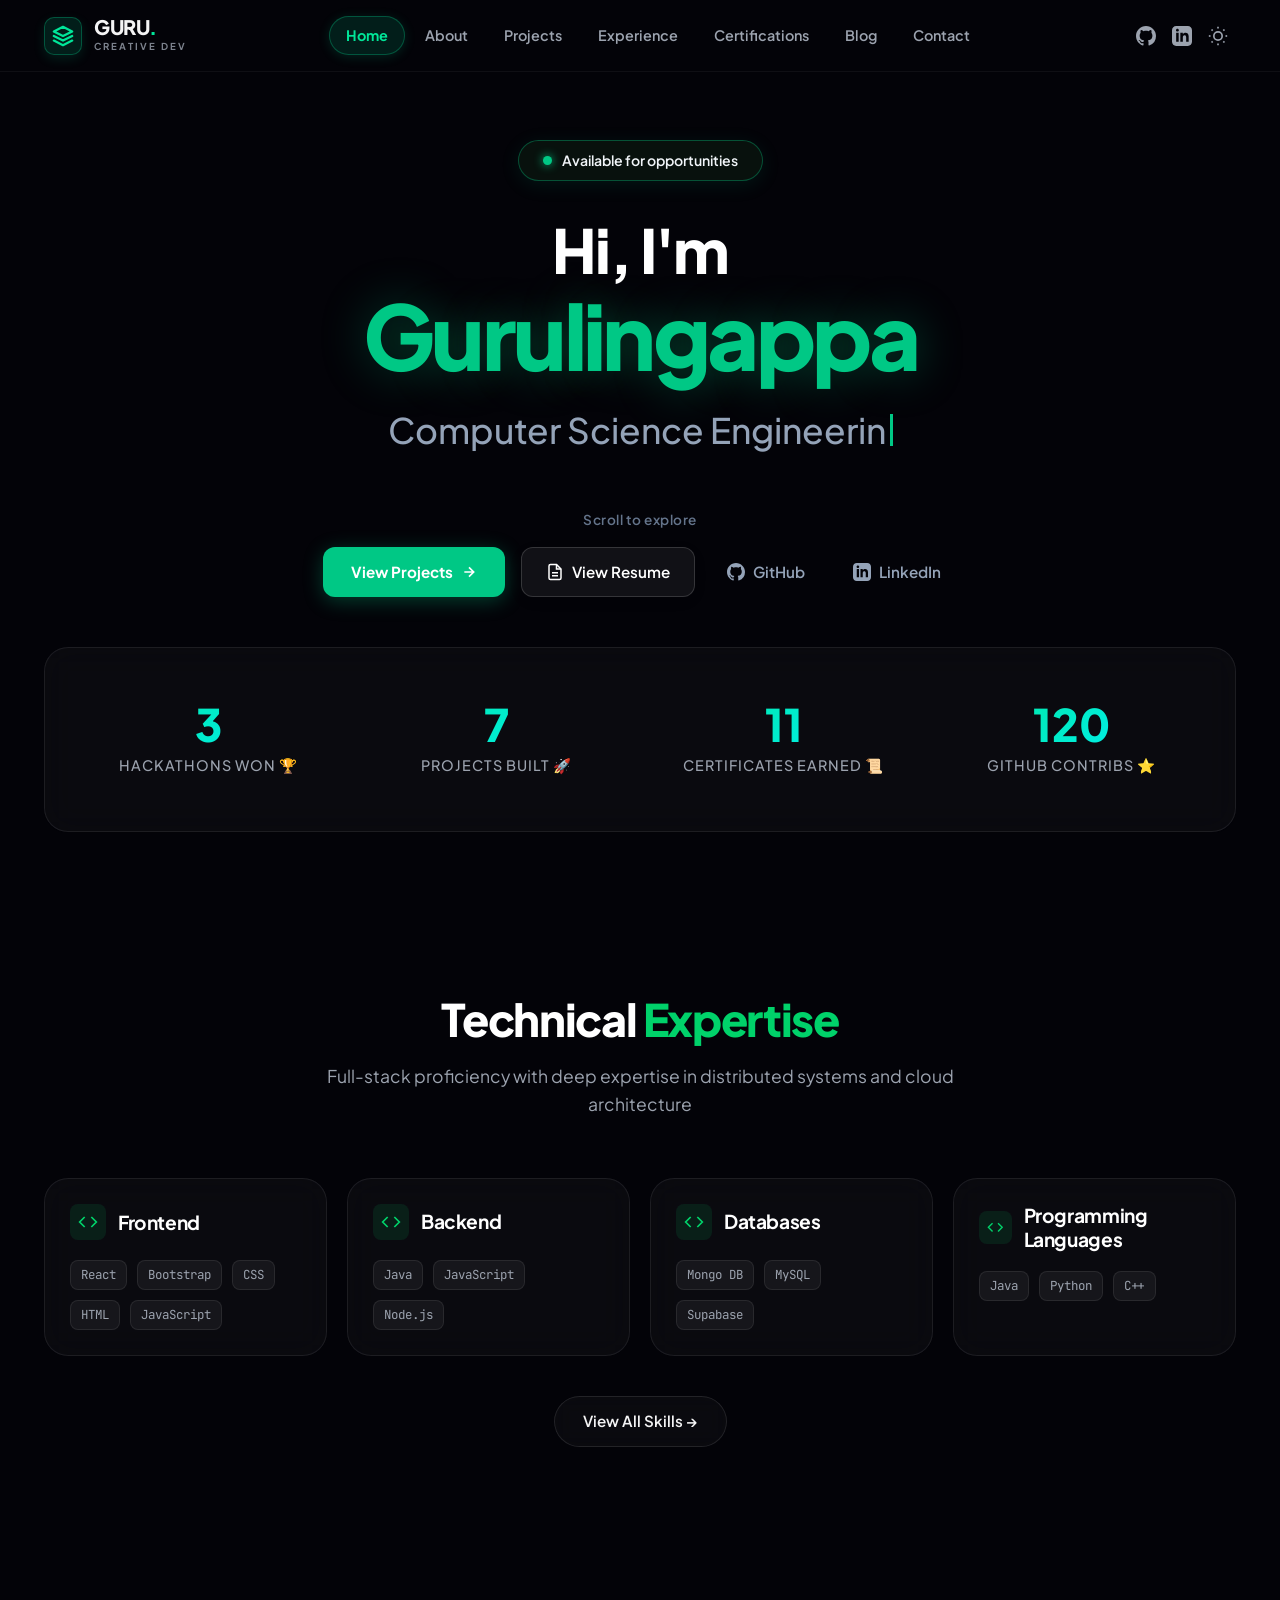
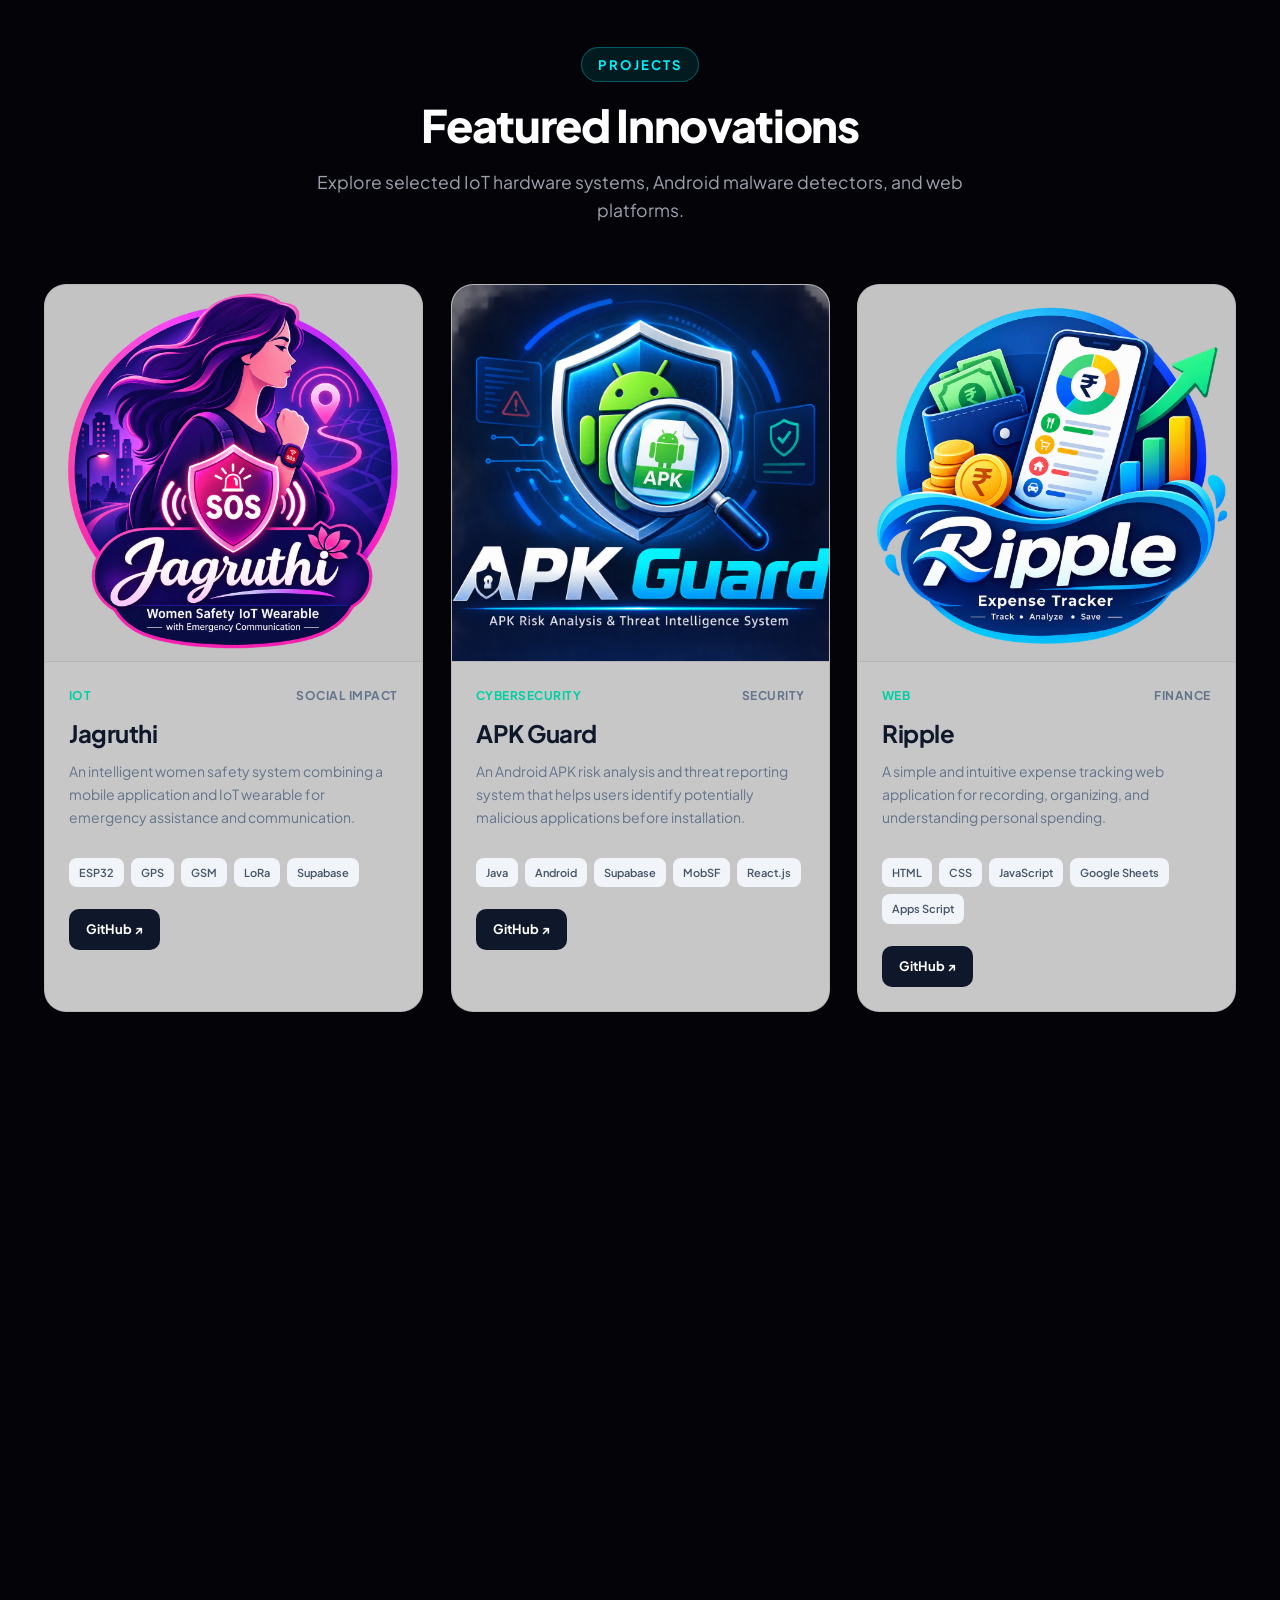
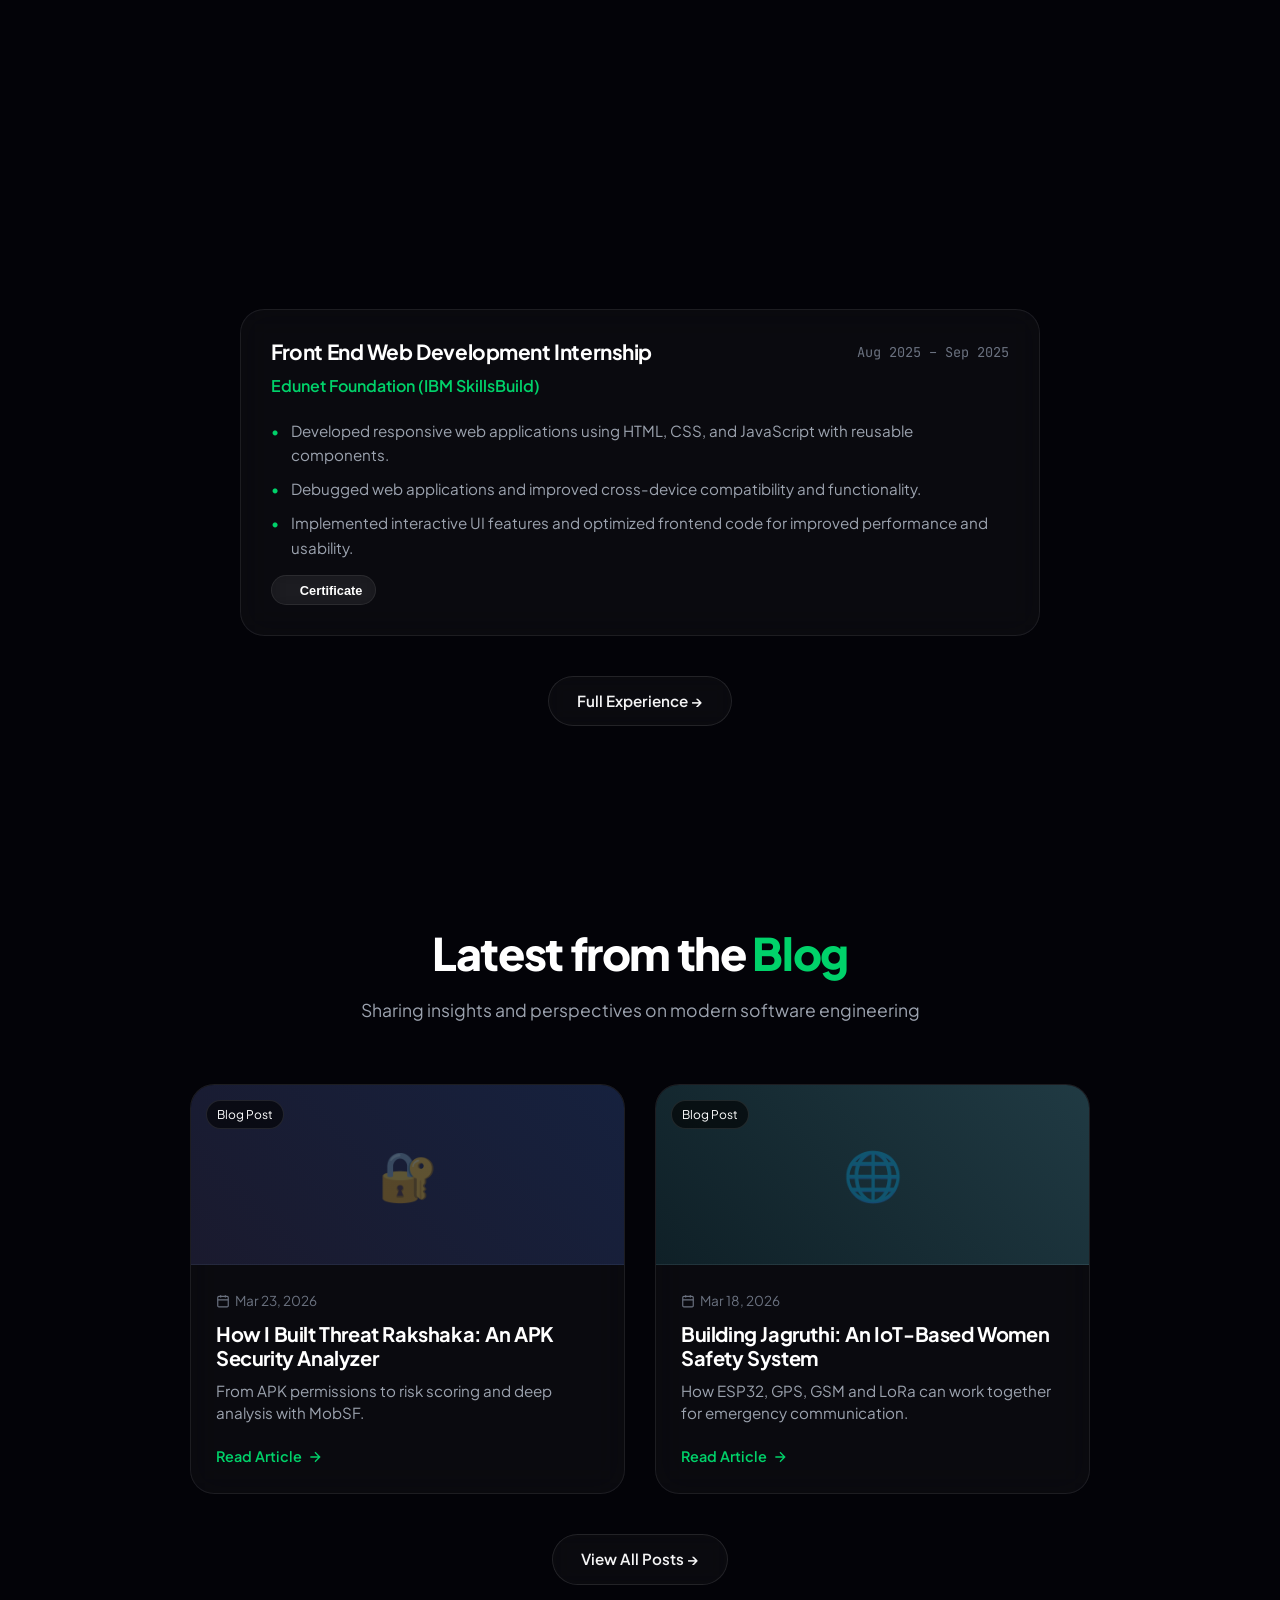
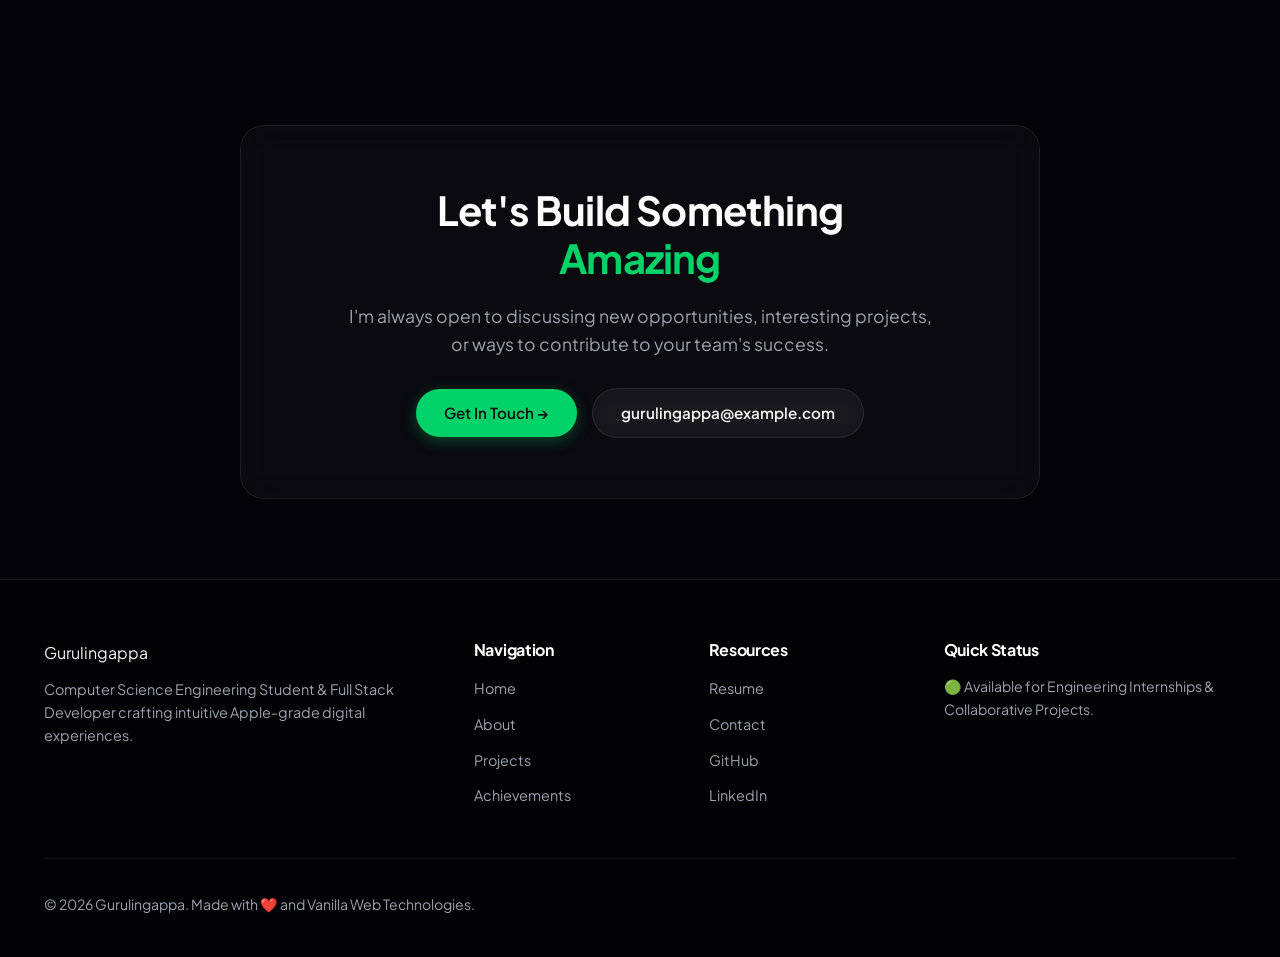
<file: index.html>
<!DOCTYPE html>
<html lang="en">
<head>
  <meta charset="UTF-8">
  <meta name="viewport" content="width=device-width, initial-scale=1.0">
  <meta name="description" content="Gurulingappa - Computer Science Engineering Student, IoT & AI Enthusiast. Award-winning personal portfolio website.">
  <meta name="keywords" content="Gurulingappa, Portfolio, IoT Developer, ESP32, Spring Boot, Web Developer, Hackathon Winner">
  <meta name="author" content="Gurulingappa">
  <title>Gurulingappa | Award-Winning Portfolio</title>
  
  <!-- CSS Design System -->
  <link rel="stylesheet" href="css/style.css">
  <link rel="stylesheet" href="css/animations.css">
  <link rel="stylesheet" href="css/responsive.css">
</head>
<body>

  <!-- Ambient Radial Glowing Orbs & Background Grid -->
  <div class="bg-grid-pattern"></div>
  <div class="ambient-orb orb-1"></div>
  <div class="ambient-orb orb-2"></div>

  <!-- Scroll Progress Indicator -->
  <div id="scroll-progress"></div>

  <!-- Animated Page Loader -->
  <div id="page-loader">
    <div class="loader-spinner"></div>
    <div class="loader-text">GURULINGAPPA</div>
  </div>

  <!-- Sticky Navbar (RSD Style Pill Design) -->
  <header class="navbar">
    <div class="container nav-container">
      <a href="index.html" class="brand-logo-container">
        <div class="brand-icon-box">
          <svg width="22" height="22" viewBox="0 0 24 24" fill="none" stroke="currentColor" stroke-width="2.5" stroke-linecap="round" stroke-linejoin="round">
            <path d="M12 2L2 7l10 5 10-5-10-5zM2 17l10 5 10-5M2 12l10 5 10-5"/>
          </svg>
        </div>
        <div class="brand-text-group">
          <div class="brand-title">GURU<span class="brand-dot-green">.</span></div>
          <div class="brand-subtitle">CREATIVE DEV</div>
        </div>
      </a>

      <nav class="nav-links">
        <a href="index.html" class="nav-link active">Home</a>
        <a href="about.html" class="nav-link">About</a>
        <a href="projects.html" class="nav-link">Projects</a>
        <a href="achievements.html" class="nav-link">Experience</a>
        <a href="resume.html" class="nav-link">Certifications</a>
        <a href="blog.html" class="nav-link">Blog</a>
        <a href="contact.html" class="nav-link">Contact</a>
      </nav>

      <div class="nav-actions">
        <a href="https://github.com/GuruB-Codes" target="_blank" rel="noopener" class="nav-action-icon" title="GitHub">
          <svg width="20" height="20" fill="currentColor" viewBox="0 0 24 24"><path d="M12 0C5.37 0 0 5.37 0 12c0 5.31 3.435 9.795 8.205 11.385.6.105.825-.255.825-.57 0-.285-.015-1.23-.015-2.235-3.015.555-3.795-.735-4.035-1.41-.135-.345-.72-1.41-1.23-1.695-.42-.225-1.02-.78-.015-.795.945-.015 1.62.87 1.845 1.23 1.08 1.815 2.805 1.305 3.495.99.105-.78.42-1.305.765-1.605-2.67-.3-5.46-1.335-5.46-5.925 0-1.305.465-2.385 1.23-3.225-.12-.3-.54-1.53.12-3.18 0 0 1.005-.315 3.3 1.23.96-.27 1.98-.405 3-.405s2.04.135 3 .405c2.295-1.56 3.3-1.23 3.3-1.23.66 1.65.24 2.88.12 3.18.765.84 1.23 1.905 1.23 3.225 0 4.605-2.805 5.625-5.475 5.925.435.375.81 1.095.81 2.22 0 1.605-.015 2.895-.015 3.3 0 .315.225.69.825.57A12.02 12.02 0 0024 12c0-6.63-5.37-12-12-12z"/></svg>
        </a>
        <a href="https://linkedin.com/in/gurub-dev" target="_blank" rel="noopener" class="nav-action-icon" title="LinkedIn">
          <svg width="20" height="20" fill="currentColor" viewBox="0 0 24 24"><path d="M19 0h-14c-2.761 0-5 2.239-5 5v14c0 2.761 2.239 5 5 5h14c2.762 0 5-2.239 5-5v-14c0-2.761-2.238-5-5-5zm-11 19h-3v-11h3v11zm-1.5-12.268c-.966 0-1.75-.79-1.75-1.764s.784-1.764 1.75-1.764 1.75.79 1.75 1.764-.783 1.764-1.75 1.764zm13.5 12.268h-3v-5.604c0-3.368-4-3.113-4 0v5.604h-3v-11h3v1.765c1.396-2.586 7-2.777 7 2.476v6.759z"/></svg>
        </a>
        <button class="nav-action-icon theme-toggle-btn" title="Toggle Theme" aria-label="Toggle Theme">
          <svg class="sun-icon" width="20" height="20" fill="none" stroke="currentColor" stroke-width="2" viewBox="0 0 24 24"><circle cx="12" cy="12" r="5"></circle><line x1="12" y1="1" x2="12" y2="3"></line><line x1="12" y1="21" x2="12" y2="23"></line><line x1="4.22" y1="4.22" x2="5.64" y2="5.64"></line><line x1="18.36" y1="18.36" x2="19.78" y2="19.78"></line><line x1="1" y1="12" x2="3" y2="12"></line><line x1="21" y1="12" x2="23" y2="12"></line><line x1="4.22" y1="19.78" x2="5.64" y2="18.36"></line><line x1="18.36" y1="5.64" x2="19.78" y2="4.22"></line></svg>
        </button>
        <button class="mobile-toggle" aria-label="Toggle Navigation Menu">☰</button>
      </div>
    </div>
  </header>

  <!-- Hero Section (RSD Centered Design) -->
  <section id="hero" class="hero-section">
    <div class="container">
      <div class="hero-centered-content">
        <!-- Status Pill Badge -->
        <div class="availability-badge reveal">
          <span class="status-pulse-dot"></span> Available for opportunities
        </div>

        <!-- Main Title & Mint Name -->
        <h1 class="hero-greeting-title reveal">Hi, I'm</h1>
        <h2 class="hero-name-mint reveal">Gurulingappa</h2>
        
        <!-- Role Typewriter Line -->
        <div class="hero-typing-wrapper reveal">
          <span id="typing-text"></span>
          <span class="typing-cursor"></span>
        </div>

        <!-- Action Bar & CTA Buttons -->
        <div class="hero-action-bar reveal">
          <div class="scroll-explore-text">Scroll to explore</div>
          <div class="hero-button-row">
            <a href="projects.html" class="btn btn-primary-mint btn-magnetic">
              View Projects
              <svg width="16" height="16" fill="none" stroke="currentColor" stroke-width="2.5" viewBox="0 0 24 24"><path d="M5 12h14M12 5l7 7-7 7"/></svg>
            </a>
            <a href="assets/Gurulingappa_CSE.pdf" target="_blank" class="btn btn-resume-card btn-magnetic">
              <svg width="18" height="18" fill="none" stroke="currentColor" stroke-width="2" viewBox="0 0 24 24"><path d="M14 2H6a2 2 0 0 0-2 2v16a2 2 0 0 0 2 2h12a2 2 0 0 0 2-2V8z"></path><polyline points="14 2 14 8 20 8"></polyline><line x1="16" y1="13" x2="8" y2="13"></line><line x1="16" y1="17" x2="8" y2="17"></line></svg>
              View Resume
            </a>
            <a href="https://github.com/GuruB-Codes" target="_blank" rel="noopener" class="hero-link-btn">
              <svg width="18" height="18" fill="currentColor" viewBox="0 0 24 24"><path d="M12 0C5.37 0 0 5.37 0 12c0 5.31 3.435 9.795 8.205 11.385.6.105.825-.255.825-.57 0-.285-.015-1.23-.015-2.235-3.015.555-3.795-.735-4.035-1.41-.135-.345-.72-1.41-1.23-1.695-.42-.225-1.02-.78-.015-.795.945-.015 1.62.87 1.845 1.23 1.08 1.815 2.805 1.305 3.495.99.105-.78.42-1.305.765-1.605-2.67-.3-5.46-1.335-5.46-5.925 0-1.305.465-2.385 1.23-3.225-.12-.3-.54-1.53.12-3.18 0 0 1.005-.315 3.3 1.23.96-.27 1.98-.405 3-.405s2.04.135 3 .405c2.295-1.56 3.3-1.23 3.3-1.23.66 1.65.24 2.88.12 3.18.765.84 1.23 1.905 1.23 3.225 0 4.605-2.805 5.625-5.475 5.925.435.375.81 1.095.81 2.22 0 1.605-.015 2.895-.015 3.3 0 .315.225.69.825.57A12.02 12.02 0 0024 12c0-6.63-5.37-12-12-12z"/></svg>
              GitHub
            </a>
            <a href="https://linkedin.com/in/gurub-dev" target="_blank" rel="noopener" class="hero-link-btn">
              <svg width="18" height="18" fill="currentColor" viewBox="0 0 24 24"><path d="M19 0h-14c-2.761 0-5 2.239-5 5v14c0 2.761 2.239 5 5 5h14c2.762 0 5-2.239 5-5v-14c0-2.761-2.238-5-5-5zm-11 19h-3v-11h3v11zm-1.5-12.268c-.966 0-1.75-.79-1.75-1.764s.784-1.764 1.75-1.764 1.75.79 1.75 1.764-.783 1.764-1.75 1.764zm13.5 12.268h-3v-5.604c0-3.368-4-3.113-4 0v5.604h-3v-11h3v1.765c1.396-2.586 7-2.777 7 2.476v6.759z"/></svg>
              LinkedIn
            </a>
          </div>
        </div>
      </div>

      <!-- Quick Animated Counters Banner -->
      <div class="stats-banner glass-card reveal-zoom delay-2" style="margin-top: 50px;">
        <div class="stat-item">
          <div class="stat-number counter-value" data-target="3">0</div>
          <div class="stat-label">Hackathons Won 🏆</div>
        </div>
        <div class="stat-item">
          <div class="stat-number counter-value" data-target="7">0</div>
          <div class="stat-label">Projects Built 🚀</div>
        </div>
        <div class="stat-item">
          <div class="stat-number counter-value" data-target="11">0</div>
          <div class="stat-label">Certificates Earned 📜</div>
        </div>
        <div class="stat-item">
          <div class="stat-number counter-value" id="github-contribs-stat" data-target="120">0</div>
          <div class="stat-label">GitHub Contribs ⭐</div>
        </div>
      </div>
    </div>
  </section>

  <!-- Technical Expertise Section -->
  <section id="expertise" class="section">
    <div class="container">
      <div class="section-header reveal">
        <h2 class="section-title">Technical <span style="color: #00d26a;">Expertise</span></h2>
        <p class="section-subtitle">Full-stack proficiency with deep expertise in distributed systems and cloud architecture</p>
      </div>

      <div class="skills-grid" style="grid-template-columns: repeat(auto-fit, minmax(min(260px, 100%), 1fr)); margin-bottom: 40px; gap: 20px;">
        <!-- Frontend -->
        <div class="glass-card reveal-left" style="display: flex; flex-direction: column; padding: 25px;">
          <div style="display: flex; align-items: center; margin-bottom: 20px;">
            <div style="background: rgba(0, 210, 106, 0.1); color: #00d26a; padding: 8px; border-radius: 8px; margin-right: 12px; display: flex; align-items: center; justify-content: center;">
              <svg width="20" height="20" fill="none" stroke="currentColor" stroke-width="2" viewBox="0 0 24 24"><polyline points="16 18 22 12 16 6"></polyline><polyline points="8 6 2 12 8 18"></polyline></svg>
            </div>
            <h3 style="margin: 0; font-size: 1.2rem;">Frontend</h3>
          </div>
          <div style="display: flex; flex-wrap: wrap; gap: 10px;">
            <span class="tech-pill">React</span>
            <span class="tech-pill">Bootstrap</span>
            <span class="tech-pill">CSS</span>
            <span class="tech-pill">HTML</span>
            <span class="tech-pill">JavaScript</span>
          </div>
        </div>

        <!-- Backend -->
        <div class="glass-card reveal" style="display: flex; flex-direction: column; padding: 25px;">
          <div style="display: flex; align-items: center; margin-bottom: 20px;">
            <div style="background: rgba(0, 210, 106, 0.1); color: #00d26a; padding: 8px; border-radius: 8px; margin-right: 12px; display: flex; align-items: center; justify-content: center;">
              <svg width="20" height="20" fill="none" stroke="currentColor" stroke-width="2" viewBox="0 0 24 24"><polyline points="16 18 22 12 16 6"></polyline><polyline points="8 6 2 12 8 18"></polyline></svg>
            </div>
            <h3 style="margin: 0; font-size: 1.2rem;">Backend</h3>
          </div>
          <div style="display: flex; flex-wrap: wrap; gap: 10px;">
            <span class="tech-pill">Java</span>
            <span class="tech-pill">JavaScript</span>
            <span class="tech-pill">Node.js</span>
          </div>
        </div>

        <!-- Databases -->
        <div class="glass-card reveal" style="display: flex; flex-direction: column; padding: 25px;">
          <div style="display: flex; align-items: center; margin-bottom: 20px;">
            <div style="background: rgba(0, 210, 106, 0.1); color: #00d26a; padding: 8px; border-radius: 8px; margin-right: 12px; display: flex; align-items: center; justify-content: center;">
              <svg width="20" height="20" fill="none" stroke="currentColor" stroke-width="2" viewBox="0 0 24 24"><polyline points="16 18 22 12 16 6"></polyline><polyline points="8 6 2 12 8 18"></polyline></svg>
            </div>
            <h3 style="margin: 0; font-size: 1.2rem;">Databases</h3>
          </div>
          <div style="display: flex; flex-wrap: wrap; gap: 10px;">
            <span class="tech-pill">Mongo DB</span>
            <span class="tech-pill">MySQL</span>
            <span class="tech-pill">Supabase</span>
          </div>
        </div>

        <!-- Programming Languages -->
        <div class="glass-card reveal-right" style="display: flex; flex-direction: column; padding: 25px;">
          <div style="display: flex; align-items: center; margin-bottom: 20px;">
            <div style="background: rgba(0, 210, 106, 0.1); color: #00d26a; padding: 8px; border-radius: 8px; margin-right: 12px; display: flex; align-items: center; justify-content: center;">
              <svg width="20" height="20" fill="none" stroke="currentColor" stroke-width="2" viewBox="0 0 24 24"><polyline points="16 18 22 12 16 6"></polyline><polyline points="8 6 2 12 8 18"></polyline></svg>
            </div>
            <h3 style="margin: 0; font-size: 1.2rem; line-height: 1.2;">Programming Languages</h3>
          </div>
          <div style="display: flex; flex-wrap: wrap; gap: 10px;">
            <span class="tech-pill">Java</span>
            <span class="tech-pill">Python</span>
            <span class="tech-pill">C++</span>
          </div>
        </div>
      </div>

      <div style="text-align: center;" class="reveal-zoom">
        <a href="about.html#technical-skills" class="btn btn-secondary" style="background: var(--bg-card); color: var(--text-primary); border: 1px solid rgba(255, 255, 255, 0.1);">View All Skills &rarr;</a>
      </div>
    </div>
  </section>

  <!-- Featured Projects Showcase -->
  <section id="projects" class="section">
    <div class="container">
      <div class="section-header reveal">
        <span class="section-tag">PROJECTS</span>
        <h2 class="section-title">Featured Innovations</h2>
        <p class="section-subtitle">Explore selected IoT hardware systems, Android malware detectors, and web platforms.</p>
      </div>

      <div class="projects-grid" id="projects-container">
        <!-- ================= JAGRUTHI ================= -->
        <article class="project-card reveal" data-category="IoT Android">
          <div class="project-image">
            <img src="assets/projects/jagruthi.png" alt="Jagruthi" style="width: 100%; height: 100%; object-fit: cover; display: block;">
          </div>
          <div class="project-content">
            <div class="project-meta">
              <span class="project-category">IoT</span>
              <span class="project-status">Social Impact</span>
            </div>
            <h3>Jagruthi</h3>
            <p>
              An intelligent women safety system combining a mobile application
              and IoT wearable for emergency assistance and communication.
            </p>
            <div class="project-tags">
              <span>ESP32</span>
              <span>GPS</span>
              <span>GSM</span>
              <span>LoRa</span>
              <span>Supabase</span>
            </div>
            <div class="project-actions">
              <a href="https://github.com/GuruB-Codes" target="_blank" rel="noopener" class="project-btn">GitHub ↗</a>
            </div>
          </div>
        </article>

        <!-- ================= APK GUARD ================= -->
        <article class="project-card reveal" data-category="Cybersecurity Android">
          <div class="project-image">
            <img src="assets/projects/apkguard.png" alt="APK Guard" style="width: 100%; height: 100%; object-fit: cover; display: block;">
          </div>
          <div class="project-content">
            <div class="project-meta">
              <span class="project-category">Cybersecurity</span>
              <span class="project-status">Security</span>
            </div>
            <h3>APK Guard</h3>
            <p>
              An Android APK risk analysis and threat reporting system that
              helps users identify potentially malicious applications before
              installation.
            </p>
            <div class="project-tags">
              <span>Java</span>
              <span>Android</span>
              <span>Supabase</span>
              <span>MobSF</span>
              <span>React.js</span>
            </div>
            <div class="project-actions">
              <a href="https://github.com/GuruB-Codes" target="_blank" rel="noopener" class="project-btn">GitHub ↗</a>
            </div>
          </div>
        </article>

        <!-- ================= RIPPLE ================= -->
        <article class="project-card reveal" data-category="Web">
          <div class="project-image">
            <img src="assets/projects/ripple.png" alt="Ripple" style="width: 100%; height: 100%; object-fit: cover; display: block;">
          </div>
          <div class="project-content">
            <div class="project-meta">
              <span class="project-category">Web</span>
              <span class="project-status">Finance</span>
            </div>
            <h3>Ripple</h3>
            <p>
              A simple and intuitive expense tracking web application for
              recording, organizing, and understanding personal spending.
            </p>
            <div class="project-tags">
              <span>HTML</span>
              <span>CSS</span>
              <span>JavaScript</span>
              <span>Google Sheets</span>
              <span>Apps Script</span>
            </div>
            <div class="project-actions">
              <a href="https://github.com/GuruB-Codes" target="_blank" rel="noopener" class="project-btn">GitHub ↗</a>
            </div>
          </div>
        </article>
      </div>

      <div style="text-align: center; margin-top: 40px;" class="reveal">
        <a href="projects.html" class="btn btn-primary">View All Projects &rarr;</a>
      </div>
    </div>
  </section>

  <!-- Work Experience Section -->
  <section id="work-experience" class="section">
    <div class="container">
      <div class="section-header reveal">
        <h2 class="section-title">Work <span style="color: #00d26a;">Experience</span></h2>
        <p class="section-subtitle">Building at scale in world-class engineering organizations</p>
      </div>

      <div class="experience-list" style="max-width: 800px; margin: 0 auto 40px auto; display: flex; flex-direction: column; gap: 20px;">
        
        <div class="glass-card reveal" style="padding: 30px; text-align: left;">
          <div style="display: flex; justify-content: space-between; align-items: center; margin-bottom: 8px;">
            <h3 style="margin: 0; font-size: 1.3rem;">Data Analytics Virtual Internship</h3>
            <span style="font-family: var(--font-mono); font-size: 0.85rem; color: var(--text-dim);">Aug 2026 &ndash; Sep 2026</span>
          </div>
          <div style="color: #00d26a; font-weight: 600; margin-bottom: 20px;">Vodafone Idea Foundation &amp; _VOIS (AICTE &amp; Edunet Foundation)</div>
          
          <ul style="list-style: none; margin: 0; padding-left: 0; color: var(--text-muted); font-size: 0.95rem;">
            <li style="margin-bottom: 10px; position: relative; padding-left: 20px;"><span style="color: #00d26a; position: absolute; left: 0;">•</span> Completed a 4-week virtual internship on Data Analytics under the AICTE and &lsquo;_VOIS for Tech University Engagement Program&rsquo; implemented by Edunet Foundation.</li>
            <li style="margin-bottom: 10px; position: relative; padding-left: 20px;"><span style="color: #00d26a; position: absolute; left: 0;">•</span> Performed exploratory data analysis (EDA), data cleaning, statistical evaluation, and interactive visual reporting.</li>
            <li style="position: relative; padding-left: 20px;"><span style="color: #00d26a; position: absolute; left: 0;">•</span> Extracted actionable insights and business intelligence from complex datasets to solve real-world analytical problems.</li>
          </ul>
          <button onclick="openModal('assets/certificates/VOIS.jpg')" class="btn btn-secondary" style="font-size: 0.8rem; padding: 0.4rem 0.8rem; margin-top: 15px;">
            <i class="fas fa-external-link-alt" style="margin-right: 5px;"></i> Certificate
          </button>
        </div>

        <div class="glass-card reveal" style="padding: 30px; text-align: left;">
          <div style="display: flex; justify-content: space-between; align-items: center; margin-bottom: 8px;">
            <h3 style="margin: 0; font-size: 1.3rem;">Front End Web Development Internship</h3>
            <span style="font-family: var(--font-mono); font-size: 0.85rem; color: var(--text-dim);">Aug 2025 &ndash; Sep 2025</span>
          </div>
          <div style="color: #00d26a; font-weight: 600; margin-bottom: 20px;">Edunet Foundation (IBM SkillsBuild)</div>
          
          <ul style="list-style: none; margin: 0; padding-left: 0; color: var(--text-muted); font-size: 0.95rem;">
            <li style="margin-bottom: 10px; position: relative; padding-left: 20px;"><span style="color: #00d26a; position: absolute; left: 0;">•</span> Developed responsive web applications using HTML, CSS, and JavaScript with reusable components.</li>
            <li style="margin-bottom: 10px; position: relative; padding-left: 20px;"><span style="color: #00d26a; position: absolute; left: 0;">•</span> Debugged web applications and improved cross-device compatibility and functionality.</li>
            <li style="position: relative; padding-left: 20px;"><span style="color: #00d26a; position: absolute; left: 0;">•</span> Implemented interactive UI features and optimized frontend code for improved performance and usability.</li>
          </ul>
          <button onclick="openModal('assets/certificates/Edunet_Intern.jpg')" class="btn btn-secondary" style="font-size: 0.8rem; padding: 0.4rem 0.8rem; margin-top: 15px;">
            <i class="fas fa-external-link-alt" style="margin-right: 5px;"></i> Certificate
          </button>
        </div>
        
      </div>

      <div style="text-align: center;" class="reveal-zoom">
        <a href="achievements.html" class="btn btn-secondary" style="background: var(--bg-card); color: var(--text-primary); border: 1px solid rgba(255, 255, 255, 0.1);">Full Experience &rarr;</a>
      </div>
    </div>
  </section>


  <!-- Blog Section -->
  <section id="blog" class="section">
    <div class="container">
      <div class="section-header reveal">
        <h2 class="section-title">Latest from the <span style="color: #00d26a;">Blog</span></h2>
        <p class="section-subtitle">Sharing insights and perspectives on modern software engineering</p>
      </div>

      <div class="blog-grid">
        
        <!-- Card 1 -->
        <div class="glass-card reveal-left" style="display: flex; flex-direction: column; overflow: hidden; padding: 0;">
          <div style="height: 180px; background: linear-gradient(45deg, #1a1a2e, #16213e); position: relative; display: flex; align-items: center; justify-content: center; border-bottom: 1px solid rgba(255,255,255,0.05);">
            <span style="position: absolute; top: 15px; left: 15px; background: rgba(0, 0, 0, 0.6); padding: 4px 10px; border-radius: 20px; font-size: 0.75rem; border: 1px solid rgba(255,255,255,0.1); color: #fff;">Blog Post</span>
            <div style="font-size: 3rem; opacity: 0.3;">🔐</div>
          </div>
          <div style="padding: 25px;">
            <div style="font-size: 0.85rem; color: var(--text-dim); margin-bottom: 10px; display: flex; align-items: center; gap: 5px;">
              <svg width="14" height="14" fill="none" stroke="currentColor" stroke-width="2" viewBox="0 0 24 24"><rect x="3" y="4" width="18" height="18" rx="2" ry="2"></rect><line x1="16" y1="2" x2="16" y2="6"></line><line x1="8" y1="2" x2="8" y2="6"></line><line x1="3" y1="10" x2="21" y2="10"></line></svg>
              Mar 23, 2026
            </div>
            <h3 style="margin: 0 0 10px 0; font-size: 1.25rem;">How I Built Threat Rakshaka: An APK Security Analyzer</h3>
            <p style="color: var(--text-muted); font-size: 0.95rem; margin-bottom: 20px; line-height: 1.5;">From APK permissions to risk scoring and deep analysis with MobSF.</p>
            <a href="blog.html" style="color: #00d26a; font-weight: 600; font-size: 0.9rem; text-decoration: none; display: flex; align-items: center; gap: 5px;">Read Article <svg width="16" height="16" fill="none" stroke="currentColor" stroke-width="2" viewBox="0 0 24 24"><path d="M5 12h14M12 5l7 7-7 7"/></svg></a>
          </div>
        </div>

        <!-- Card 2 -->
        <div class="glass-card reveal-right" style="display: flex; flex-direction: column; overflow: hidden; padding: 0;">
          <div style="height: 180px; background: linear-gradient(45deg, #0f2027, #203a43); position: relative; display: flex; align-items: center; justify-content: center; border-bottom: 1px solid rgba(255,255,255,0.05);">
            <span style="position: absolute; top: 15px; left: 15px; background: rgba(0, 0, 0, 0.6); padding: 4px 10px; border-radius: 20px; font-size: 0.75rem; border: 1px solid rgba(255,255,255,0.1); color: #fff;">Blog Post</span>
            <div style="font-size: 3rem; opacity: 0.3;">🌐</div>
          </div>
          <div style="padding: 25px;">
            <div style="font-size: 0.85rem; color: var(--text-dim); margin-bottom: 10px; display: flex; align-items: center; gap: 5px;">
              <svg width="14" height="14" fill="none" stroke="currentColor" stroke-width="2" viewBox="0 0 24 24"><rect x="3" y="4" width="18" height="18" rx="2" ry="2"></rect><line x1="16" y1="2" x2="16" y2="6"></line><line x1="8" y1="2" x2="8" y2="6"></line><line x1="3" y1="10" x2="21" y2="10"></line></svg>
              Mar 18, 2026
            </div>
            <h3 style="margin: 0 0 10px 0; font-size: 1.25rem;">Building Jagruthi: An IoT-Based Women Safety System</h3>
            <p style="color: var(--text-muted); font-size: 0.95rem; margin-bottom: 20px; line-height: 1.5;">How ESP32, GPS, GSM and LoRa can work together for emergency communication.</p>
            <a href="blog.html" style="color: #00d26a; font-weight: 600; font-size: 0.9rem; text-decoration: none; display: flex; align-items: center; gap: 5px;">Read Article <svg width="16" height="16" fill="none" stroke="currentColor" stroke-width="2" viewBox="0 0 24 24"><path d="M5 12h14M12 5l7 7-7 7"/></svg></a>
          </div>
        </div>

      </div>

      <div style="text-align: center;" class="reveal-zoom">
        <a href="blog.html" class="btn btn-secondary" style="background: var(--bg-card); color: var(--text-primary); border: 1px solid rgba(255, 255, 255, 0.1);">View All Posts &rarr;</a>
      </div>
    </div>
  </section>

  <!-- CTA Section -->
  <section id="cta" class="section" style="padding-top: 40px; padding-bottom: 80px;">
    <div class="container">
      <div class="glass-card reveal-zoom" style="max-width: 800px; margin: 0 auto; text-align: center; padding: 60px 40px;">
        <h2 style="font-size: 2.5rem; margin-bottom: 20px; line-height: 1.2;">
          Let's Build Something<br>
          <span style="color: #00d26a;">Amazing</span>
        </h2>
        <p style="color: var(--text-muted); font-size: 1.1rem; max-width: 600px; margin: 0 auto 30px auto; line-height: 1.6;">
          I'm always open to discussing new opportunities, interesting projects, or ways to contribute to your team's success.
        </p>
        <div style="display: flex; justify-content: center; align-items: center; gap: 15px; flex-wrap: wrap;">
          <a href="contact.html" class="btn btn-primary" style="background: #00d26a; color: #111; font-weight: 600; padding: 12px 28px; border: none; box-shadow: 0 4px 15px rgba(0, 210, 106, 0.3);">Get In Touch &rarr;</a>
          <a href="mailto:gurulingappa@example.com" class="btn btn-secondary" style="background: var(--bg-card); color: var(--text-primary); border: 1px solid rgba(255, 255, 255, 0.1); padding: 12px 28px; text-transform: none; letter-spacing: 0;">gurulingappa@example.com</a>
        </div>
      </div>
    </div>
  </section>

  <!-- Certificate Modal -->
  <div id="certModal" class="modal" onclick="closeModal()">
    <span class="modal-close" onclick="closeModal()">&times;</span>
    <img class="modal-content" id="modalImg">
  </div>

  <!-- Footer -->
  <footer class="footer">
    <div class="container">
      <div class="footer-grid">
        <div class="footer-brand">
          <a href="index.html" class="brand-logo">
            <span class="brand-dot"></span> Gurulingappa
          </a>
          <p>Computer Science Engineering Student &amp; Full Stack Developer crafting intuitive Apple-grade digital experiences.</p>
        </div>

        <div>
          <h4 class="footer-col-title">Navigation</h4>
          <ul class="footer-links">
            <li><a href="index.html">Home</a></li>
            <li><a href="about.html">About</a></li>
            <li><a href="projects.html">Projects</a></li>
            <li><a href="achievements.html">Achievements</a></li>
          </ul>
        </div>

        <div>
          <h4 class="footer-col-title">Resources</h4>
          <ul class="footer-links">
            <li><a href="resume.html">Resume</a></li>
            <li><a href="contact.html">Contact</a></li>
            <li><a href="https://github.com/gurulingappa" target="_blank" rel="noopener">GitHub</a></li>
            <li><a href="https://linkedin.com/in/gurulingappa" target="_blank" rel="noopener">LinkedIn</a></li>
          </ul>
        </div>

        <div>
          <h4 class="footer-col-title">Quick Status</h4>
          <p style="font-size: 0.88rem; margin-bottom: 12px;">🟢 Available for Engineering Internships &amp; Collaborative Projects.</p>
        </div>
      </div>

      <div class="footer-bottom">
        <div>© 2026 Gurulingappa. Made with ❤️ and Vanilla Web Technologies.</div>
        <button id="back-to-top" class="back-to-top-btn" title="Back to Top">↑</button>
      </div>
    </div>
  </footer>

  <!-- Core JavaScript Controllers -->
  <script src="js/main.js"></script>
  <script src="js/navigation.js"></script>
  <script src="js/particles.js"></script>
  <script src="js/typing.js"></script>
  <script src="js/animations.js"></script>
  <script src="js/project-filter.js"></script>
  <script src="js/github.js"></script>
</body>
</html>
</file>
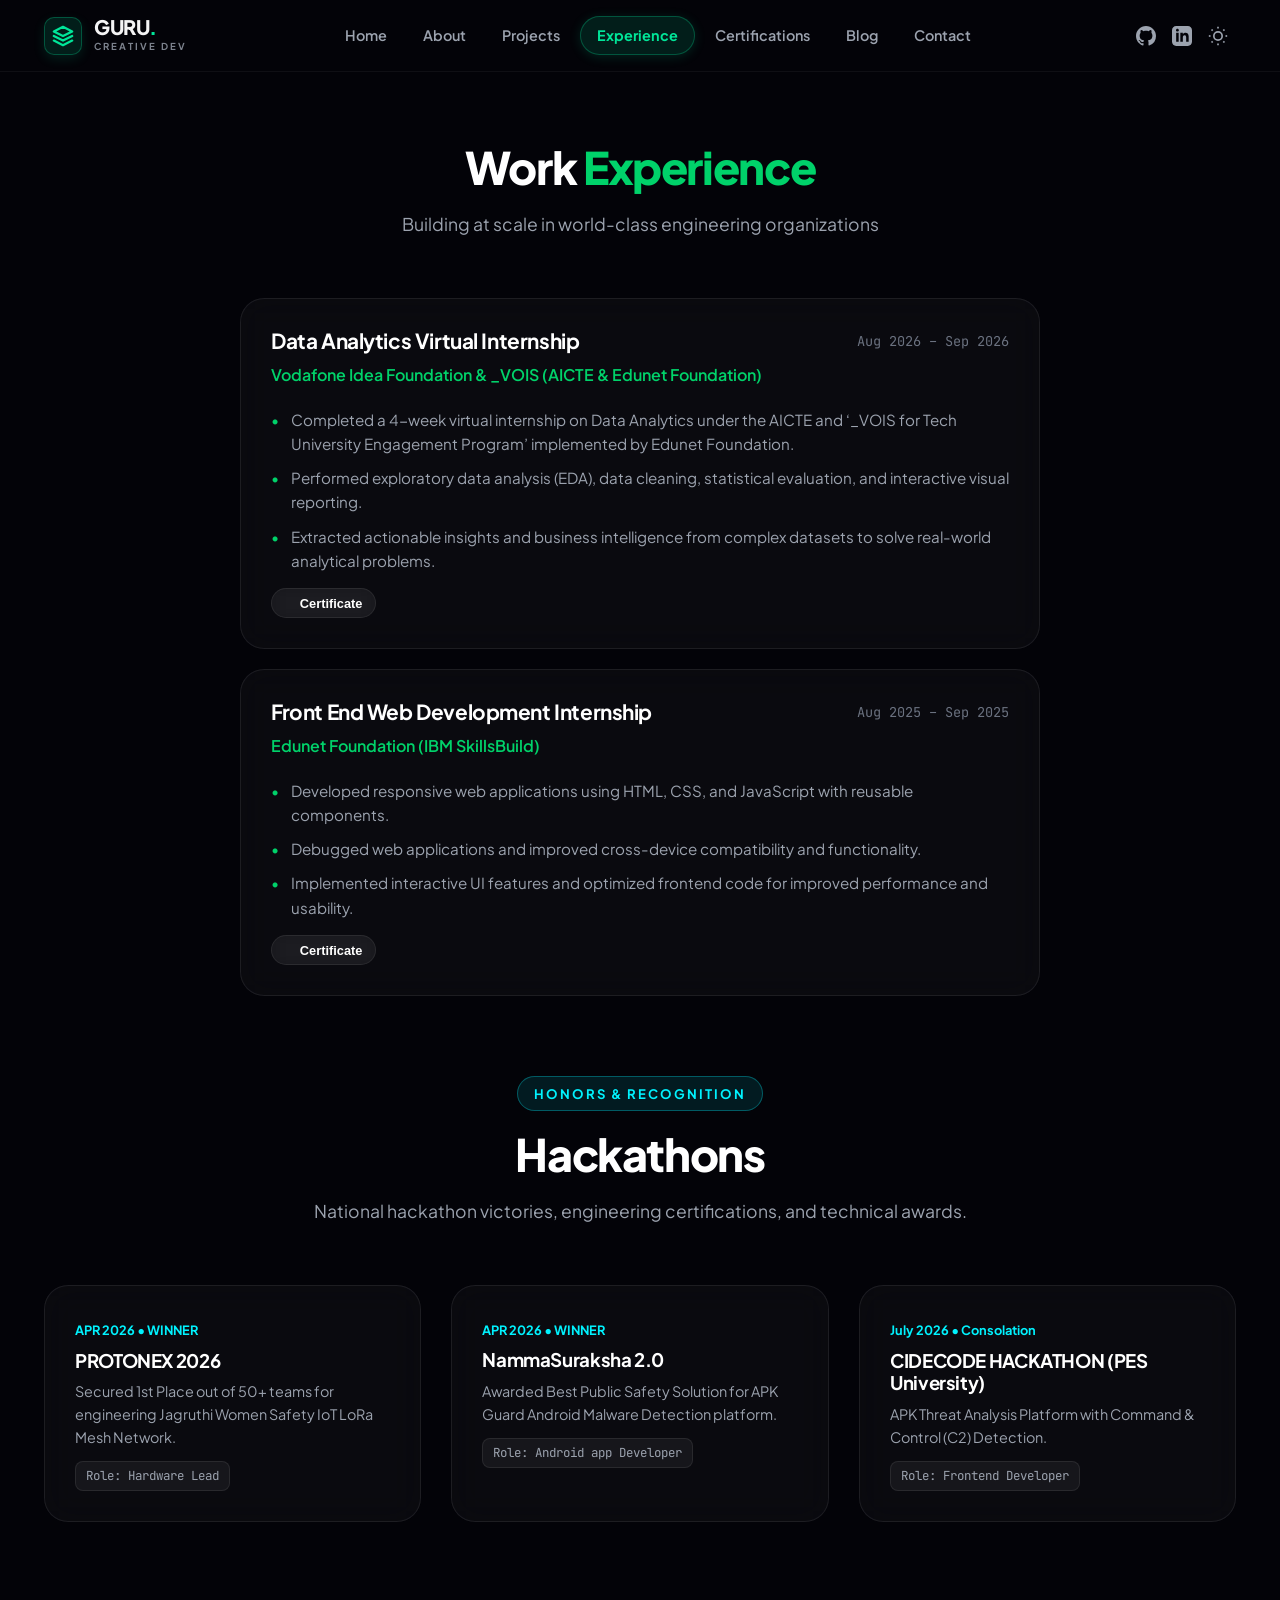
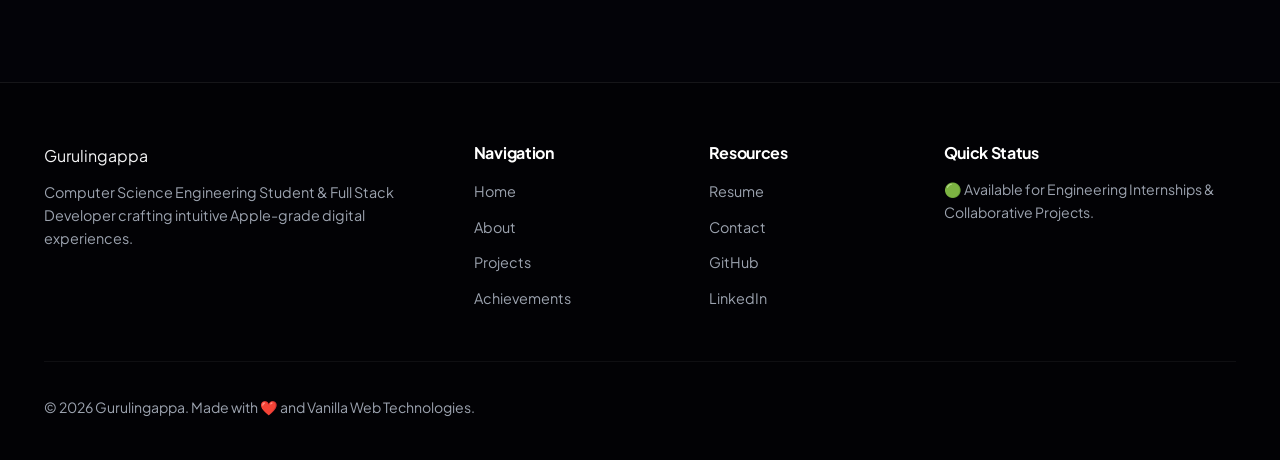
<file: achievements.html>
<!DOCTYPE html>
<html lang="en">
<head>
  <meta charset="UTF-8">
  <meta name="viewport" content="width=device-width, initial-scale=1.0">
  <meta name="description" content="Gurulingappa Achievements - Hackathon Wins, Certificates, Recognition & Open Source Contributions.">
  <title>Achievements | Gurulingappa</title>
  
  <link rel="stylesheet" href="css/style.css">
  <link rel="stylesheet" href="css/animations.css">
  <link rel="stylesheet" href="css/responsive.css">
</head>
<body>

  <!-- Ambient Radial Glowing Orbs & Background Grid -->
  <div class="bg-grid-pattern"></div>
  <div class="ambient-orb orb-1"></div>
  <div class="ambient-orb orb-2"></div>

  <!-- Scroll Progress Indicator -->

  <div id="page-loader">
    <div class="loader-spinner"></div>
    <div class="loader-text">ACHIEVEMENTS</div>
  </div>

  <!-- Sticky Navbar (RSD Style Pill Design) -->
  <header class="navbar">
    <div class="container nav-container">
      <a href="index.html" class="brand-logo-container">
        <div class="brand-icon-box">
          <svg width="22" height="22" viewBox="0 0 24 24" fill="none" stroke="currentColor" stroke-width="2.5" stroke-linecap="round" stroke-linejoin="round">
            <path d="M12 2L2 7l10 5 10-5-10-5zM2 17l10 5 10-5M2 12l10 5 10-5"/>
          </svg>
        </div>
        <div class="brand-text-group">
          <div class="brand-title">GURU<span class="brand-dot-green">.</span></div>
          <div class="brand-subtitle">CREATIVE DEV</div>
        </div>
      </a>

      <nav class="nav-links">
        <a href="index.html" class="nav-link">Home</a>
        <a href="about.html" class="nav-link">About</a>
        <a href="projects.html" class="nav-link">Projects</a>
        <a href="achievements.html" class="nav-link active">Experience</a>
        <a href="resume.html" class="nav-link">Certifications</a>
        <a href="blog.html" class="nav-link">Blog</a>
        <a href="contact.html" class="nav-link">Contact</a>
      </nav>

      <div class="nav-actions">
        <a href="https://github.com/GuruB-Codes" target="_blank" rel="noopener" class="nav-action-icon" title="GitHub">
          <svg width="20" height="20" fill="currentColor" viewBox="0 0 24 24"><path d="M12 0C5.37 0 0 5.37 0 12c0 5.31 3.435 9.795 8.205 11.385.6.105.825-.255.825-.57 0-.285-.015-1.23-.015-2.235-3.015.555-3.795-.735-4.035-1.41-.135-.345-.72-1.41-1.23-1.695-.42-.225-1.02-.78-.015-.795.945-.015 1.62.87 1.845 1.23 1.08 1.815 2.805 1.305 3.495.99.105-.78.42-1.305.765-1.605-2.67-.3-5.46-1.335-5.46-5.925 0-1.305.465-2.385 1.23-3.225-.12-.3-.54-1.53.12-3.18 0 0 1.005-.315 3.3 1.23.96-.27 1.98-.405 3-.405s2.04.135 3 .405c2.295-1.56 3.3-1.23 3.3-1.23.66 1.65.24 2.88.12 3.18.765.84 1.23 1.905 1.23 3.225 0 4.605-2.805 5.625-5.475 5.925.435.375.81 1.095.81 2.22 0 1.605-.015 2.895-.015 3.3 0 .315.225.69.825.57A12.02 12.02 0 0024 12c0-6.63-5.37-12-12-12z"/></svg>
        </a>
        <a href="https://linkedin.com/in/gurub-dev" target="_blank" rel="noopener" class="nav-action-icon" title="LinkedIn">
          <svg width="20" height="20" fill="currentColor" viewBox="0 0 24 24"><path d="M19 0h-14c-2.761 0-5 2.239-5 5v14c0 2.761 2.239 5 5 5h14c2.762 0 5-2.239 5-5v-14c0-2.761-2.238-5-5-5zm-11 19h-3v-11h3v11zm-1.5-12.268c-.966 0-1.75-.79-1.75-1.764s.784-1.764 1.75-1.764 1.75.79 1.75 1.764-.783 1.764-1.75 1.764zm13.5 12.268h-3v-5.604c0-3.368-4-3.113-4 0v5.604h-3v-11h3v1.765c1.396-2.586 7-2.777 7 2.476v6.759z"/></svg>
        </a>
        <button class="nav-action-icon theme-toggle-btn" title="Toggle Theme" aria-label="Toggle Theme">
          <svg class="sun-icon" width="20" height="20" fill="none" stroke="currentColor" stroke-width="2" viewBox="0 0 24 24"><circle cx="12" cy="12" r="5"></circle><line x1="12" y1="1" x2="12" y2="3"></line><line x1="12" y1="21" x2="12" y2="23"></line><line x1="4.22" y1="4.22" x2="5.64" y2="5.64"></line><line x1="18.36" y1="18.36" x2="19.78" y2="19.78"></line><line x1="1" y1="12" x2="3" y2="12"></line><line x1="21" y1="12" x2="23" y2="12"></line><line x1="4.22" y1="19.78" x2="5.64" y2="18.36"></line><line x1="18.36" y1="5.64" x2="19.78" y2="4.22"></line></svg>
        </button>
        <button class="mobile-toggle" aria-label="Toggle Navigation Menu">☰</button>
      </div>
    </div>
  </header>

  <!-- Work Experience Section -->
  <section id="work-experience" class="section" style="padding-top: 140px; padding-bottom: 40px;">
    <div class="container">
      <div class="section-header reveal">
        <h2 class="section-title">Work <span style="color: #00d26a;">Experience</span></h2>
        <p class="section-subtitle">Building at scale in world-class engineering organizations</p>
      </div>

      <div class="experience-list" style="max-width: 800px; margin: 0 auto; display: flex; flex-direction: column; gap: 20px;">
        
        <div class="glass-card reveal" style="padding: 30px; text-align: left;">
          <div style="display: flex; justify-content: space-between; align-items: center; margin-bottom: 8px;">
            <h3 style="margin: 0; font-size: 1.3rem;">Data Analytics Virtual Internship</h3>
            <span style="font-family: var(--font-mono); font-size: 0.85rem; color: var(--text-dim);">Aug 2026 &ndash; Sep 2026</span>
          </div>
          <div style="color: #00d26a; font-weight: 600; margin-bottom: 20px;">Vodafone Idea Foundation &amp; _VOIS (AICTE &amp; Edunet Foundation)</div>
          
          <ul style="list-style: none; margin: 0; padding-left: 0; color: var(--text-muted); font-size: 0.95rem;">
            <li style="margin-bottom: 10px; position: relative; padding-left: 20px;"><span style="color: #00d26a; position: absolute; left: 0;">•</span> Completed a 4-week virtual internship on Data Analytics under the AICTE and &lsquo;_VOIS for Tech University Engagement Program&rsquo; implemented by Edunet Foundation.</li>
            <li style="margin-bottom: 10px; position: relative; padding-left: 20px;"><span style="color: #00d26a; position: absolute; left: 0;">•</span> Performed exploratory data analysis (EDA), data cleaning, statistical evaluation, and interactive visual reporting.</li>
            <li style="position: relative; padding-left: 20px;"><span style="color: #00d26a; position: absolute; left: 0;">•</span> Extracted actionable insights and business intelligence from complex datasets to solve real-world analytical problems.</li>
          </ul>
          <button onclick="openModal('assets/certificates/VOIS.jpg')" class="btn btn-secondary" style="font-size: 0.8rem; padding: 0.4rem 0.8rem; margin-top: 15px;">
            <i class="fas fa-external-link-alt" style="margin-right: 5px;"></i> Certificate
          </button>
        </div>

        <div class="glass-card reveal" style="padding: 30px; text-align: left;">
          <div style="display: flex; justify-content: space-between; align-items: center; margin-bottom: 8px;">
            <h3 style="margin: 0; font-size: 1.3rem;">Front End Web Development Internship</h3>
            <span style="font-family: var(--font-mono); font-size: 0.85rem; color: var(--text-dim);">Aug 2025 &ndash; Sep 2025</span>
          </div>
          <div style="color: #00d26a; font-weight: 600; margin-bottom: 20px;">Edunet Foundation (IBM SkillsBuild)</div>
          
          <ul style="list-style: none; margin: 0; padding-left: 0; color: var(--text-muted); font-size: 0.95rem;">
            <li style="margin-bottom: 10px; position: relative; padding-left: 20px;"><span style="color: #00d26a; position: absolute; left: 0;">•</span> Developed responsive web applications using HTML, CSS, and JavaScript with reusable components.</li>
            <li style="margin-bottom: 10px; position: relative; padding-left: 20px;"><span style="color: #00d26a; position: absolute; left: 0;">•</span> Debugged web applications and improved cross-device compatibility and functionality.</li>
            <li style="position: relative; padding-left: 20px;"><span style="color: #00d26a; position: absolute; left: 0;">•</span> Implemented interactive UI features and optimized frontend code for improved performance and usability.</li>
          </ul>
          <button onclick="openModal('assets/certificates/Edunet_Intern.jpg')" class="btn btn-secondary" style="font-size: 0.8rem; padding: 0.4rem 0.8rem; margin-top: 15px;">
            <i class="fas fa-external-link-alt" style="margin-right: 5px;"></i> Certificate
          </button>
        </div>
        
      </div>
    </div>
  </section>

  <!-- Achievements Section -->
  <section class="section" style="padding-top: 40px;">
    <div class="container">
      <div class="section-header reveal">
        <span class="section-tag">HONORS &amp; RECOGNITION</span>
        <h2 class="section-title">Hackathons</h2>
        <p class="section-subtitle">National hackathon victories, engineering certifications, and technical awards.</p>
      </div>



      <!-- Hackathons Detailed Cards Grid -->
      <div class="skills-grid" style="margin-bottom: 60px;">
        
        <div class="glass-card reveal">
          <span style="font-size: 0.8rem; color: var(--accent-cyan); font-weight: 700;">APR 2026 • WINNER</span>
          <h3 style="margin: 8px 0; color: #ffffff;">PROTONEX 2026</h3>
          <p style="font-size: 0.9rem; margin-bottom: 12px;">Secured 1st Place out of 50+ teams for engineering Jagruthi Women Safety IoT LoRa Mesh Network.</p>
          <div class="tech-pill" style="display: inline-block;">Role: Hardware Lead</div>
        </div>

        <div class="glass-card reveal-right">
          <span style="font-size: 0.8rem; color: var(--accent-cyan); font-weight: 700;">APR 2026 • WINNER</span>
          <h3 style="margin: 8px 0; color: #ffffff;">NammaSuraksha 2.0</h3>
          <p style="font-size: 0.9rem; margin-bottom: 12px;">Awarded Best Public Safety Solution for APK Guard Android Malware Detection platform.</p>
          <div class="tech-pill" style="display: inline-block;">Role: Android app Developer</div>
        </div>

        <div class="glass-card reveal">
          <span style="font-size: 0.8rem; color: var(--accent-cyan); font-weight: 700;">July 2026 • Consolation</span>
          <h3 style="margin: 8px 0; color: #ffffff;">CIDECODE HACKATHON (PES University)</h3>
          <p style="font-size: 0.9rem; margin-bottom: 12px;">APK Threat Analysis Platform with Command & Control (C2) Detection.</p>
          <div class="tech-pill" style="display: inline-block;">Role: Frontend Developer</div>
        </div>
      </div>


    </div>
  </section>

  <!-- Certificate Modal -->
  <div id="certModal" class="modal" onclick="closeModal()">
    <span class="modal-close" onclick="closeModal()">&times;</span>
    <img class="modal-content" id="modalImg">
  </div>

  <!-- Footer -->
  <footer class="footer">
    <div class="container">
      <div class="footer-grid">
        <div class="footer-brand">
          <a href="index.html" class="brand-logo">
            <span class="brand-dot"></span> Gurulingappa
          </a>
          <p>Computer Science Engineering Student &amp; Full Stack Developer crafting intuitive Apple-grade digital experiences.</p>
        </div>

        <div>
          <h4 class="footer-col-title">Navigation</h4>
          <ul class="footer-links">
            <li><a href="index.html">Home</a></li>
            <li><a href="about.html">About</a></li>
            <li><a href="projects.html">Projects</a></li>
            <li><a href="achievements.html">Achievements</a></li>
          </ul>
        </div>

        <div>
          <h4 class="footer-col-title">Resources</h4>
          <ul class="footer-links">
            <li><a href="resume.html">Resume</a></li>
            <li><a href="contact.html">Contact</a></li>
            <li><a href="https://github.com/gurulingappa" target="_blank" rel="noopener">GitHub</a></li>
            <li><a href="https://linkedin.com/in/gurulingappa" target="_blank" rel="noopener">LinkedIn</a></li>
          </ul>
        </div>

        <div>
          <h4 class="footer-col-title">Quick Status</h4>
          <p style="font-size: 0.88rem; margin-bottom: 12px;">🟢 Available for Engineering Internships &amp; Collaborative Projects.</p>
        </div>
      </div>

      <div class="footer-bottom">
        <div>© 2026 Gurulingappa. Made with ❤️ and Vanilla Web Technologies.</div>
        <button id="back-to-top" class="back-to-top-btn" title="Back to Top">↑</button>
      </div>
    </div>
  </footer>

  <script src="js/main.js"></script>
  <script src="js/navigation.js"></script>
  <script src="js/particles.js"></script>
  <script src="js/animations.js"></script>
</body>
</html>
</file>
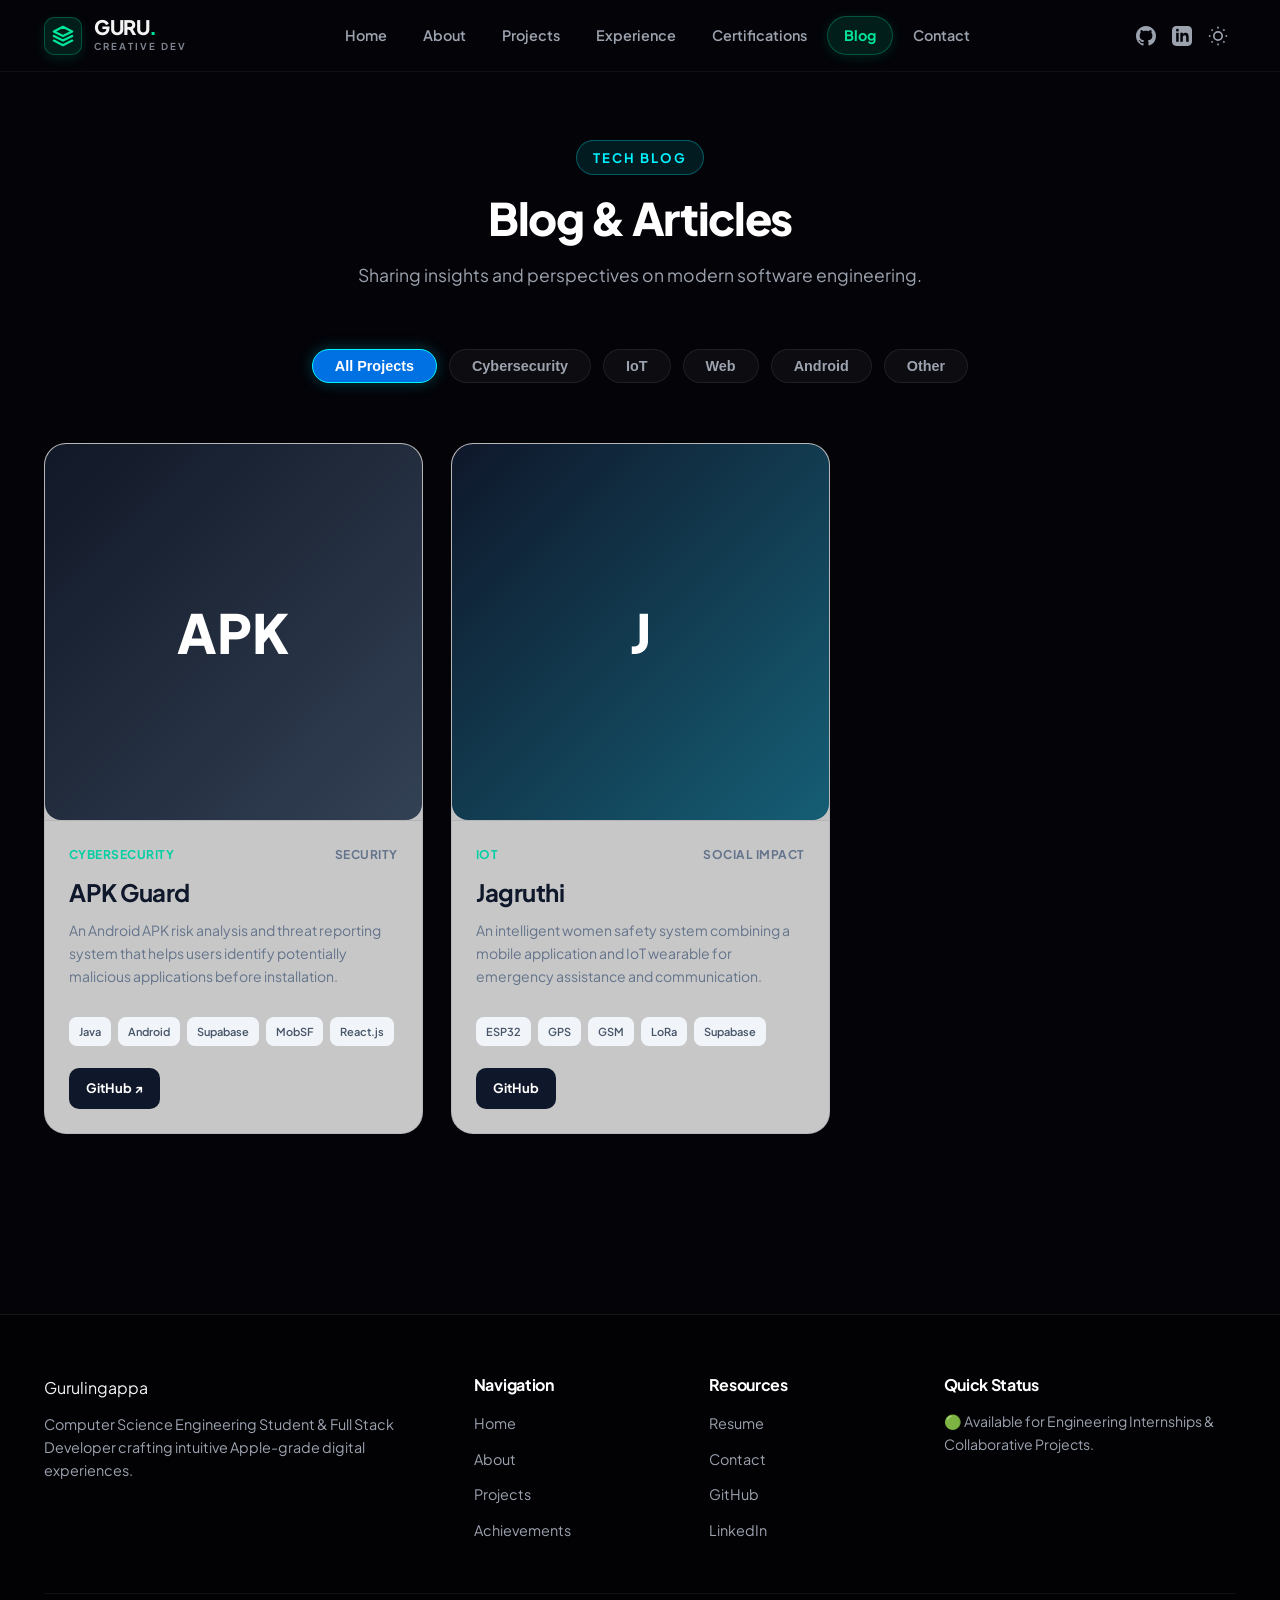
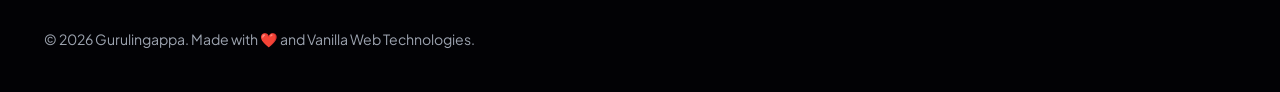
<file: blog.html>
<!DOCTYPE html>
<html lang="en">
<head>
  <meta charset="UTF-8">
  <meta name="viewport" content="width=device-width, initial-scale=1.0">
  <meta name="description" content="Read the latest blog posts and articles by Gurulingappa.">
  <title>Blog | Gurulingappa</title>
  
  <link rel="stylesheet" href="css/style.css">
  <link rel="stylesheet" href="css/animations.css">
  <link rel="stylesheet" href="css/responsive.css">
</head>
<body>

  <!-- Ambient Radial Glowing Orbs & Background Grid -->
  <div class="bg-grid-pattern"></div>
  <div class="ambient-orb orb-1"></div>
  <div class="ambient-orb orb-2"></div>


  <div id="page-loader">
    <div class="loader-spinner"></div>
    <div class="loader-text">LOADING BLOG</div>
  </div>

  <!-- Sticky Navbar (RSD Style Pill Design) -->
  <header class="navbar">
    <div class="container nav-container">
      <a href="index.html" class="brand-logo-container">
        <div class="brand-icon-box">
          <svg width="22" height="22" viewBox="0 0 24 24" fill="none" stroke="currentColor" stroke-width="2.5" stroke-linecap="round" stroke-linejoin="round">
            <path d="M12 2L2 7l10 5 10-5-10-5zM2 17l10 5 10-5M2 12l10 5 10-5"/>
          </svg>
        </div>
        <div class="brand-text-group">
          <div class="brand-title">GURU<span class="brand-dot-green">.</span></div>
          <div class="brand-subtitle">CREATIVE DEV</div>
        </div>
      </a>

      <nav class="nav-links">
        <a href="index.html" class="nav-link">Home</a>
        <a href="about.html" class="nav-link">About</a>
        <a href="projects.html" class="nav-link">Projects</a>
        <a href="achievements.html" class="nav-link">Experience</a>
        <a href="resume.html" class="nav-link">Certifications</a>
        <a href="blog.html" class="nav-link active">Blog</a>
        <a href="contact.html" class="nav-link">Contact</a>
      </nav>

      <div class="nav-actions">
        <a href="https://github.com/GuruB-Codes" target="_blank" rel="noopener" class="nav-action-icon" title="GitHub">
          <svg width="20" height="20" fill="currentColor" viewBox="0 0 24 24"><path d="M12 0C5.37 0 0 5.37 0 12c0 5.31 3.435 9.795 8.205 11.385.6.105.825-.255.825-.57 0-.285-.015-1.23-.015-2.235-3.015.555-3.795-.735-4.035-1.41-.135-.345-.72-1.41-1.23-1.695-.42-.225-1.02-.78-.015-.795.945-.015 1.62.87 1.845 1.23 1.08 1.815 2.805 1.305 3.495.99.105-.78.42-1.305.765-1.605-2.67-.3-5.46-1.335-5.46-5.925 0-1.305.465-2.385 1.23-3.225-.12-.3-.54-1.53.12-3.18 0 0 1.005-.315 3.3 1.23.96-.27 1.98-.405 3-.405s2.04.135 3 .405c2.295-1.56 3.3-1.23 3.3-1.23.66 1.65.24 2.88.12 3.18.765.84 1.23 1.905 1.23 3.225 0 4.605-2.805 5.625-5.475 5.925.435.375.81 1.095.81 2.22 0 1.605-.015 2.895-.015 3.3 0 .315.225.69.825.57A12.02 12.02 0 0024 12c0-6.63-5.37-12-12-12z"/></svg>
        </a>
        <a href="https://linkedin.com/in/gurub-dev" target="_blank" rel="noopener" class="nav-action-icon" title="LinkedIn">
          <svg width="20" height="20" fill="currentColor" viewBox="0 0 24 24"><path d="M19 0h-14c-2.761 0-5 2.239-5 5v14c0 2.761 2.239 5 5 5h14c2.762 0 5-2.239 5-5v-14c0-2.761-2.238-5-5-5zm-11 19h-3v-11h3v11zm-1.5-12.268c-.966 0-1.75-.79-1.75-1.764s.784-1.764 1.75-1.764 1.75.79 1.75 1.764-.783 1.764-1.75 1.764zm13.5 12.268h-3v-5.604c0-3.368-4-3.113-4 0v5.604h-3v-11h3v1.765c1.396-2.586 7-2.777 7 2.476v6.759z"/></svg>
        </a>
        <button class="nav-action-icon theme-toggle-btn" title="Toggle Theme" aria-label="Toggle Theme">
          <svg class="sun-icon" width="20" height="20" fill="none" stroke="currentColor" stroke-width="2" viewBox="0 0 24 24"><circle cx="12" cy="12" r="5"></circle><line x1="12" y1="1" x2="12" y2="3"></line><line x1="12" y1="21" x2="12" y2="23"></line><line x1="4.22" y1="4.22" x2="5.64" y2="5.64"></line><line x1="18.36" y1="18.36" x2="19.78" y2="19.78"></line><line x1="1" y1="12" x2="3" y2="12"></line><line x1="21" y1="12" x2="23" y2="12"></line><line x1="4.22" y1="19.78" x2="5.64" y2="18.36"></line><line x1="18.36" y1="5.64" x2="19.78" y2="4.22"></line></svg>
        </button>
        <button class="mobile-toggle" aria-label="Toggle Navigation Menu">☰</button>
      </div>
    </div>
  </header>


  <!-- Projects Section -->
<section class="section" style="padding-top: 140px;">
  <div class="container">

    <div class="section-header reveal">
      <span class="section-tag">TECH BLOG</span>

      <h2 class="section-title">Blog &amp; Articles</h2>

      <p class="section-subtitle">
        Sharing insights and perspectives on modern software engineering.
      </p>
    </div>

    <!-- Filter Buttons -->
    <div class="filter-container reveal">
      <button class="filter-btn active" data-filter="all">
        All Projects
      </button>

      <button class="filter-btn" data-filter="Cybersecurity">
        Cybersecurity
      </button>

      <button class="filter-btn" data-filter="IoT">
        IoT
      </button>

      <button class="filter-btn" data-filter="Web">
        Web
      </button>

      <button class="filter-btn" data-filter="Android">
        Android
      </button>

      <button class="filter-btn" data-filter="Other">
        Other
      </button>
    </div>


    <!-- Projects Grid -->
    <div class="projects-grid" id="projects-container">


      <!-- ================= APK GUARD ================= -->
      <article class="project-card reveal" data-category="Cybersecurity Android">

        <div class="project-image">
          <div class="project-placeholder cybersecurity">
            <span>APK</span>
          </div>
        </div>

        <div class="project-content">

          <div class="project-meta">
            <span class="project-category">Cybersecurity</span>
            <span class="project-status">Security</span>
          </div>

          <h3>APK Guard</h3>

          <p>
            An Android APK risk analysis and threat reporting system that
            helps users identify potentially malicious applications before
            installation.
          </p>

          <div class="project-tags">
            <span>Java</span>
            <span>Android</span>
            <span>Supabase</span>
            <span>MobSF</span>
            <span>React.js</span>
          </div>

          <div class="project-actions">
            <a href="https://github.com/GuruB-Codes"
               target="_blank"
               rel="noopener"
               class="project-btn">
              GitHub ↗
            </a>
          </div>

        </div>
      </article>


      <!-- ================= JAGRUTHI ================= -->
      <article class="project-card reveal" data-category="IoT Android">

        <div class="project-image">
          <div class="project-placeholder safety">
            <span>J</span>
          </div>
        </div>

        <div class="project-content">

          <div class="project-meta">
            <span class="project-category">IoT</span>
            <span class="project-status">Social Impact</span>
          </div>

          <h3>Jagruthi</h3>

          <p>
            An intelligent women safety system combining a mobile application
            and IoT wearable for emergency assistance and communication.
          </p>

          <div class="project-tags">
            <span>ESP32</span>
            <span>GPS</span>
            <span>GSM</span>
            <span>LoRa</span>
            <span>Supabase</span>
          </div>

          <div class="project-actions">
            <a href="https://github.com/GuruB-Codes"
               target="_blank"
               rel="noopener"
               class="project-btn">
              GitHub 
            </a>
          </div>

        </div>
      </article>

 
    </div> 
  </div> 
</section> 
  <!-- Footer -->
  <footer class="footer">
    <div class="container">
      <div class="footer-grid">
        <div class="footer-brand">
          <a href="index.html" class="brand-logo">
            <span class="brand-dot"></span> Gurulingappa
          </a>
          <p>Computer Science Engineering Student &amp; Full Stack Developer crafting intuitive Apple-grade digital experiences.</p>
        </div>

        <div>
          <h4 class="footer-col-title">Navigation</h4>
          <ul class="footer-links">
            <li><a href="index.html">Home</a></li>
            <li><a href="about.html">About</a></li>
            <li><a href="projects.html">Projects</a></li>
            <li><a href="achievements.html">Achievements</a></li>
          </ul>
        </div>

        <div>
          <h4 class="footer-col-title">Resources</h4>
          <ul class="footer-links">
            <li><a href="resume.html">Resume</a></li>
            <li><a href="contact.html">Contact</a></li>
            <li><a href="https://github.com/gurulingappa" target="_blank" rel="noopener">GitHub</a></li>
            <li><a href="https://linkedin.com/in/gurulingappa" target="_blank" rel="noopener">LinkedIn</a></li>
          </ul>
        </div>

        <div>
          <h4 class="footer-col-title">Quick Status</h4>
          <p style="font-size: 0.88rem; margin-bottom: 12px;">🟢 Available for Engineering Internships &amp; Collaborative Projects.</p>
        </div>
      </div>

      <div class="footer-bottom">
        <div>© 2026 Gurulingappa. Made with ❤️ and Vanilla Web Technologies.</div>
        <button id="back-to-top" class="back-to-top-btn" title="Back to Top">↑</button>
      </div>
    </div>
  </footer>

  <script src="js/main.js"></script>
  <script src="js/navigation.js"></script>
  <script src="js/particles.js"></script>
  <script src="js/project-filter.js"></script>
  <script src="js/animations.js"></script>
</body>
</html>
</file>
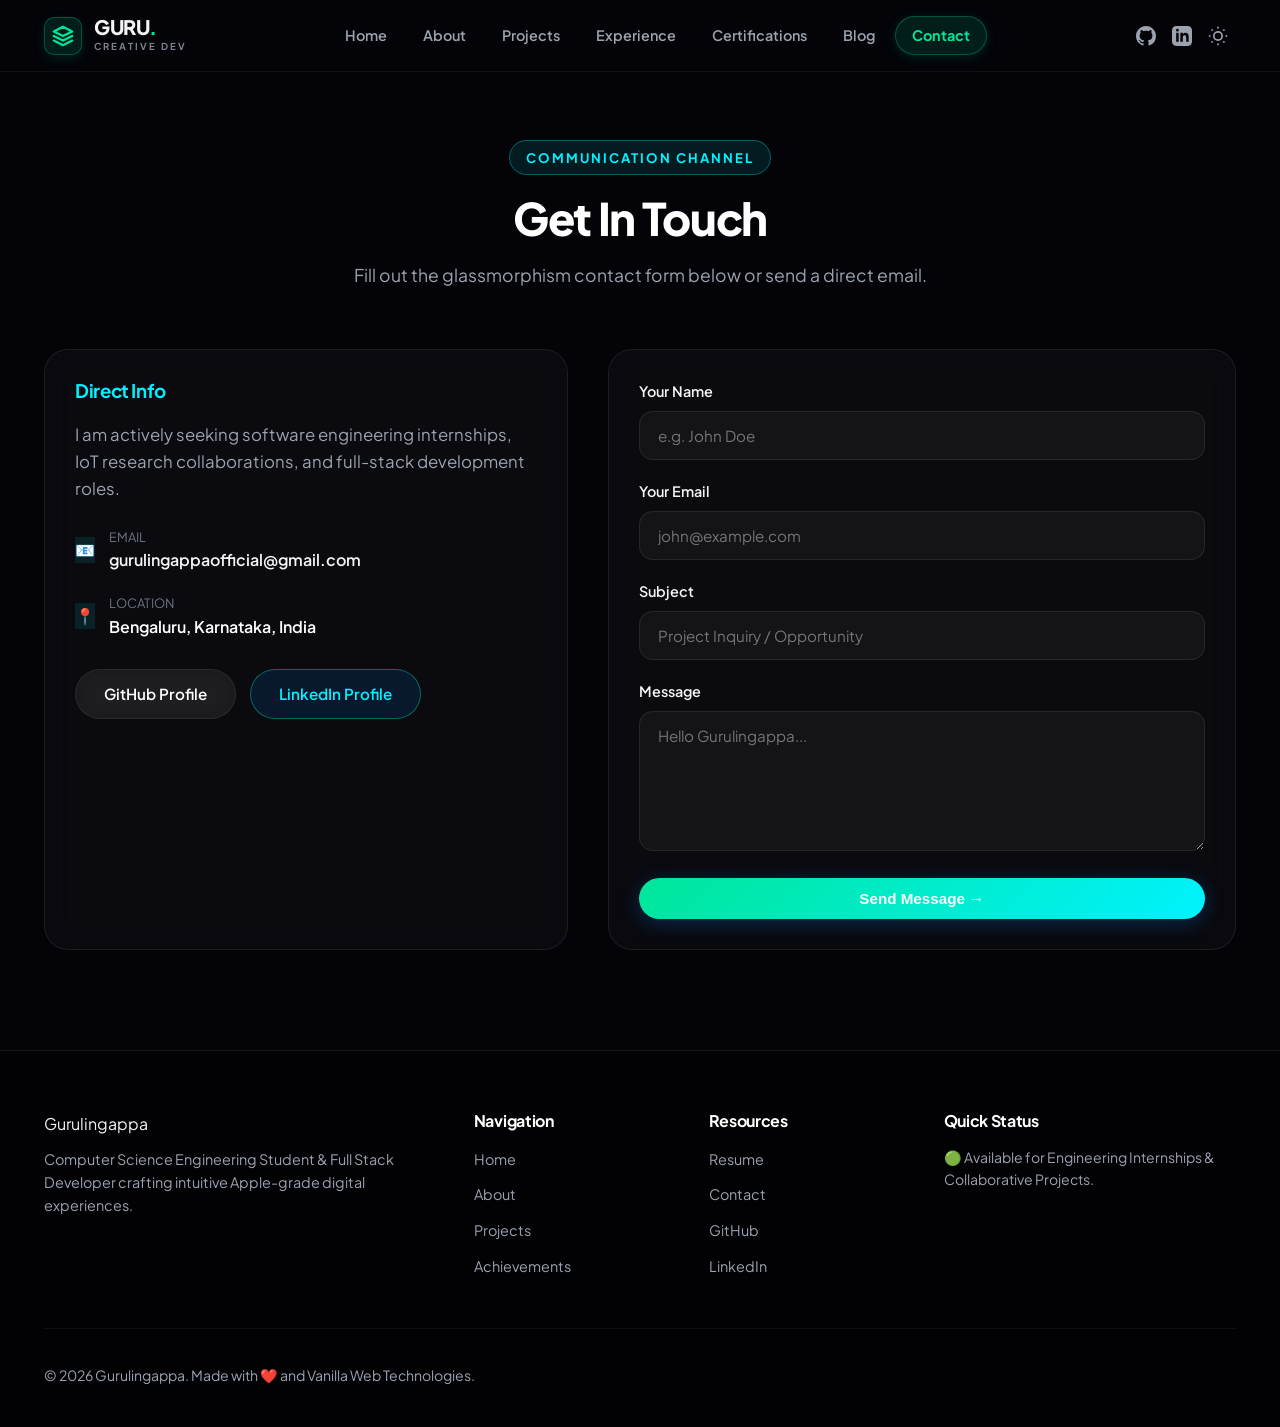
<file: contact.html>
<!DOCTYPE html>
<html lang="en">
<head>
  <meta charset="UTF-8">
  <meta name="viewport" content="width=device-width, initial-scale=1.0">
  <meta name="description" content="Contact Gurulingappa - Send a message or get in touch for engineering roles and projects.">
  <title>Contact | Gurulingappa</title>
  
  <link rel="stylesheet" href="css/style.css">
  <link rel="stylesheet" href="css/animations.css">
  <link rel="stylesheet" href="css/responsive.css">
</head>
<body>

  <!-- Ambient Radial Glowing Orbs & Background Grid -->
  <div class="bg-grid-pattern"></div>
  <div class="ambient-orb orb-1"></div>
  <div class="ambient-orb orb-2"></div>

  <!-- Scroll Progress Indicator -->

  <div id="page-loader">
    <div class="loader-spinner"></div>
    <div class="loader-text">CONTACT GURULINGAPPA</div>
  </div>

  <!-- Sticky Navbar (RSD Style Pill Design) -->
  <header class="navbar">
    <div class="container nav-container">
      <a href="index.html" class="brand-logo-container">
        <div class="brand-icon-box">
          <svg width="22" height="22" viewBox="0 0 24 24" fill="none" stroke="currentColor" stroke-width="2.5" stroke-linecap="round" stroke-linejoin="round">
            <path d="M12 2L2 7l10 5 10-5-10-5zM2 17l10 5 10-5M2 12l10 5 10-5"/>
          </svg>
        </div>
        <div class="brand-text-group">
          <div class="brand-title">GURU<span class="brand-dot-green">.</span></div>
          <div class="brand-subtitle">CREATIVE DEV</div>
        </div>
      </a>

      <nav class="nav-links">
        <a href="index.html" class="nav-link">Home</a>
        <a href="about.html" class="nav-link">About</a>
        <a href="projects.html" class="nav-link">Projects</a>
        <a href="achievements.html" class="nav-link">Experience</a>
        <a href="resume.html" class="nav-link">Certifications</a>
        <a href="blog.html" class="nav-link">Blog</a>
        <a href="contact.html" class="nav-link active">Contact</a>
      </nav>

      <div class="nav-actions">
        <a href="https://github.com/GuruB-Codes" target="_blank" rel="noopener" class="nav-action-icon" title="GitHub">
          <svg width="20" height="20" fill="currentColor" viewBox="0 0 24 24"><path d="M12 0C5.37 0 0 5.37 0 12c0 5.31 3.435 9.795 8.205 11.385.6.105.825-.255.825-.57 0-.285-.015-1.23-.015-2.235-3.015.555-3.795-.735-4.035-1.41-.135-.345-.72-1.41-1.23-1.695-.42-.225-1.02-.78-.015-.795.945-.015 1.62.87 1.845 1.23 1.08 1.815 2.805 1.305 3.495.99.105-.78.42-1.305.765-1.605-2.67-.3-5.46-1.335-5.46-5.925 0-1.305.465-2.385 1.23-3.225-.12-.3-.54-1.53.12-3.18 0 0 1.005-.315 3.3 1.23.96-.27 1.98-.405 3-.405s2.04.135 3 .405c2.295-1.56 3.3-1.23 3.3-1.23.66 1.65.24 2.88.12 3.18.765.84 1.23 1.905 1.23 3.225 0 4.605-2.805 5.625-5.475 5.925.435.375.81 1.095.81 2.22 0 1.605-.015 2.895-.015 3.3 0 .315.225.69.825.57A12.02 12.02 0 0024 12c0-6.63-5.37-12-12-12z"/></svg>
        </a>
        <a href="https://linkedin.com/in/gurub-dev" target="_blank" rel="noopener" class="nav-action-icon" title="LinkedIn">
          <svg width="20" height="20" fill="currentColor" viewBox="0 0 24 24"><path d="M19 0h-14c-2.761 0-5 2.239-5 5v14c0 2.761 2.239 5 5 5h14c2.762 0 5-2.239 5-5v-14c0-2.761-2.238-5-5-5zm-11 19h-3v-11h3v11zm-1.5-12.268c-.966 0-1.75-.79-1.75-1.764s.784-1.764 1.75-1.764 1.75.79 1.75 1.764-.783 1.764-1.75 1.764zm13.5 12.268h-3v-5.604c0-3.368-4-3.113-4 0v5.604h-3v-11h3v1.765c1.396-2.586 7-2.777 7 2.476v6.759z"/></svg>
        </a>
        <button class="nav-action-icon theme-toggle-btn" title="Toggle Theme" aria-label="Toggle Theme">
          <svg class="sun-icon" width="20" height="20" fill="none" stroke="currentColor" stroke-width="2" viewBox="0 0 24 24"><circle cx="12" cy="12" r="5"></circle><line x1="12" y1="1" x2="12" y2="3"></line><line x1="12" y1="21" x2="12" y2="23"></line><line x1="4.22" y1="4.22" x2="5.64" y2="5.64"></line><line x1="18.36" y1="18.36" x2="19.78" y2="19.78"></line><line x1="1" y1="12" x2="3" y2="12"></line><line x1="21" y1="12" x2="23" y2="12"></line><line x1="4.22" y1="19.78" x2="5.64" y2="18.36"></line><line x1="18.36" y1="5.64" x2="19.78" y2="4.22"></line></svg>
        </button>
        <button class="mobile-toggle" aria-label="Toggle Navigation Menu">☰</button>
      </div>
    </div>
  </header>

  <section class="section" style="padding-top: 140px;">
    <div class="container">
      <div class="section-header reveal">
        <span class="section-tag">COMMUNICATION CHANNEL</span>
        <h2 class="section-title">Get In Touch</h2>
        <p class="section-subtitle">Fill out the glassmorphism contact form below or send a direct email.</p>
      </div>

      <div class="contact-grid">
        <div class="glass-card reveal-left">
          <h3 style="margin-bottom: 20px; color: var(--accent-cyan);">Direct Info</h3>
          <p style="margin-bottom: 24px;">I am actively seeking software engineering internships, IoT research collaborations, and full-stack development roles.</p>

          <div style="margin-bottom: 20px; display: flex; align-items: center; gap: 14px;">
            <div class="social-icon-btn" style="background: rgba(0,242,254,0.1); color: var(--accent-cyan);">📧</div>
            <div>
              <div style="font-size: 0.8rem; color: var(--text-dim);">EMAIL</div>
              <a href="mailto:gurulingappaofficial@gmail.com" style="font-weight: 600;">gurulingappaofficial@gmail.com</a>
            </div>
          </div>

          <div style="margin-bottom: 20px; display: flex; align-items: center; gap: 14px;">
            <div class="social-icon-btn" style="background: rgba(0,242,254,0.1); color: var(--accent-cyan);">📍</div>
            <div>
              <div style="font-size: 0.8rem; color: var(--text-dim);">LOCATION</div>
              <div style="font-weight: 600; color: #ffffff;">Bengaluru, Karnataka, India</div>
            </div>
          </div>

          <div style="display: flex; gap: 14px; margin-top: 30px; flex-wrap: wrap;">
            <a href="https://github.com/GuruB-Codes" target="_blank" rel="noopener" class="btn btn-secondary">GitHub Profile</a>
            <a href="https://linkedin.com/in/gurub-dev" target="_blank" rel="noopener" class="btn btn-glow">LinkedIn Profile</a>
          </div>
        </div>

        <div class="glass-card reveal-right">
          <form id="contact-form">
            <div class="form-group">
              <label class="form-label" for="form-name">Your Name</label>
              <input type="text" id="form-name" class="form-input" placeholder="e.g. John Doe" required>
            </div>

            <div class="form-group">
              <label class="form-label" for="form-email">Your Email</label>
              <input type="email" id="form-email" class="form-input" placeholder="john@example.com" required>
            </div>

            <div class="form-group">
              <label class="form-label" for="form-subject">Subject</label>
              <input type="text" id="form-subject" class="form-input" placeholder="Project Inquiry / Opportunity" required>
            </div>

            <div class="form-group">
              <label class="form-label" for="form-message">Message</label>
              <textarea id="form-message" class="form-textarea" placeholder="Hello Gurulingappa..." required></textarea>
            </div>

            <button type="submit" class="btn btn-primary" style="width: 100%;">Send Message &rarr;</button>
          </form>
        </div>
      </div>
    </div>
  </section>

  <!-- Footer -->
  <footer class="footer">
    <div class="container">
      <div class="footer-grid">
        <div class="footer-brand">
          <a href="index.html" class="brand-logo">
            <span class="brand-dot"></span> Gurulingappa
          </a>
          <p>Computer Science Engineering Student &amp; Full Stack Developer crafting intuitive Apple-grade digital experiences.</p>
        </div>

        <div>
          <h4 class="footer-col-title">Navigation</h4>
          <ul class="footer-links">
            <li><a href="index.html">Home</a></li>
            <li><a href="about.html">About</a></li>
            <li><a href="projects.html">Projects</a></li>
            <li><a href="achievements.html">Achievements</a></li>
          </ul>
        </div>

        <div>
          <h4 class="footer-col-title">Resources</h4>
          <ul class="footer-links">
            <li><a href="resume.html">Resume</a></li>
            <li><a href="contact.html">Contact</a></li>
            <li><a href="https://github.com/GuruB-Codes" target="_blank" rel="noopener">GitHub</a></li>
            <li><a href="https://linkedin.com/in/gurub-dev" target="_blank" rel="noopener">LinkedIn</a></li>
          </ul>
        </div>

        <div>
          <h4 class="footer-col-title">Quick Status</h4>
          <p style="font-size: 0.88rem; margin-bottom: 12px;">🟢 Available for Engineering Internships &amp; Collaborative Projects.</p>
        </div>
      </div>

      <div class="footer-bottom">
        <div>© 2026 Gurulingappa. Made with ❤️ and Vanilla Web Technologies.</div>
        <button id="back-to-top" class="back-to-top-btn" title="Back to Top">↑</button>
      </div>
    </div>
  </footer>

  <script src="js/main.js"></script>
  <script src="js/navigation.js"></script>
  <script src="js/particles.js"></script>
  <script src="js/animations.js"></script>
</body>
</html>
</file>
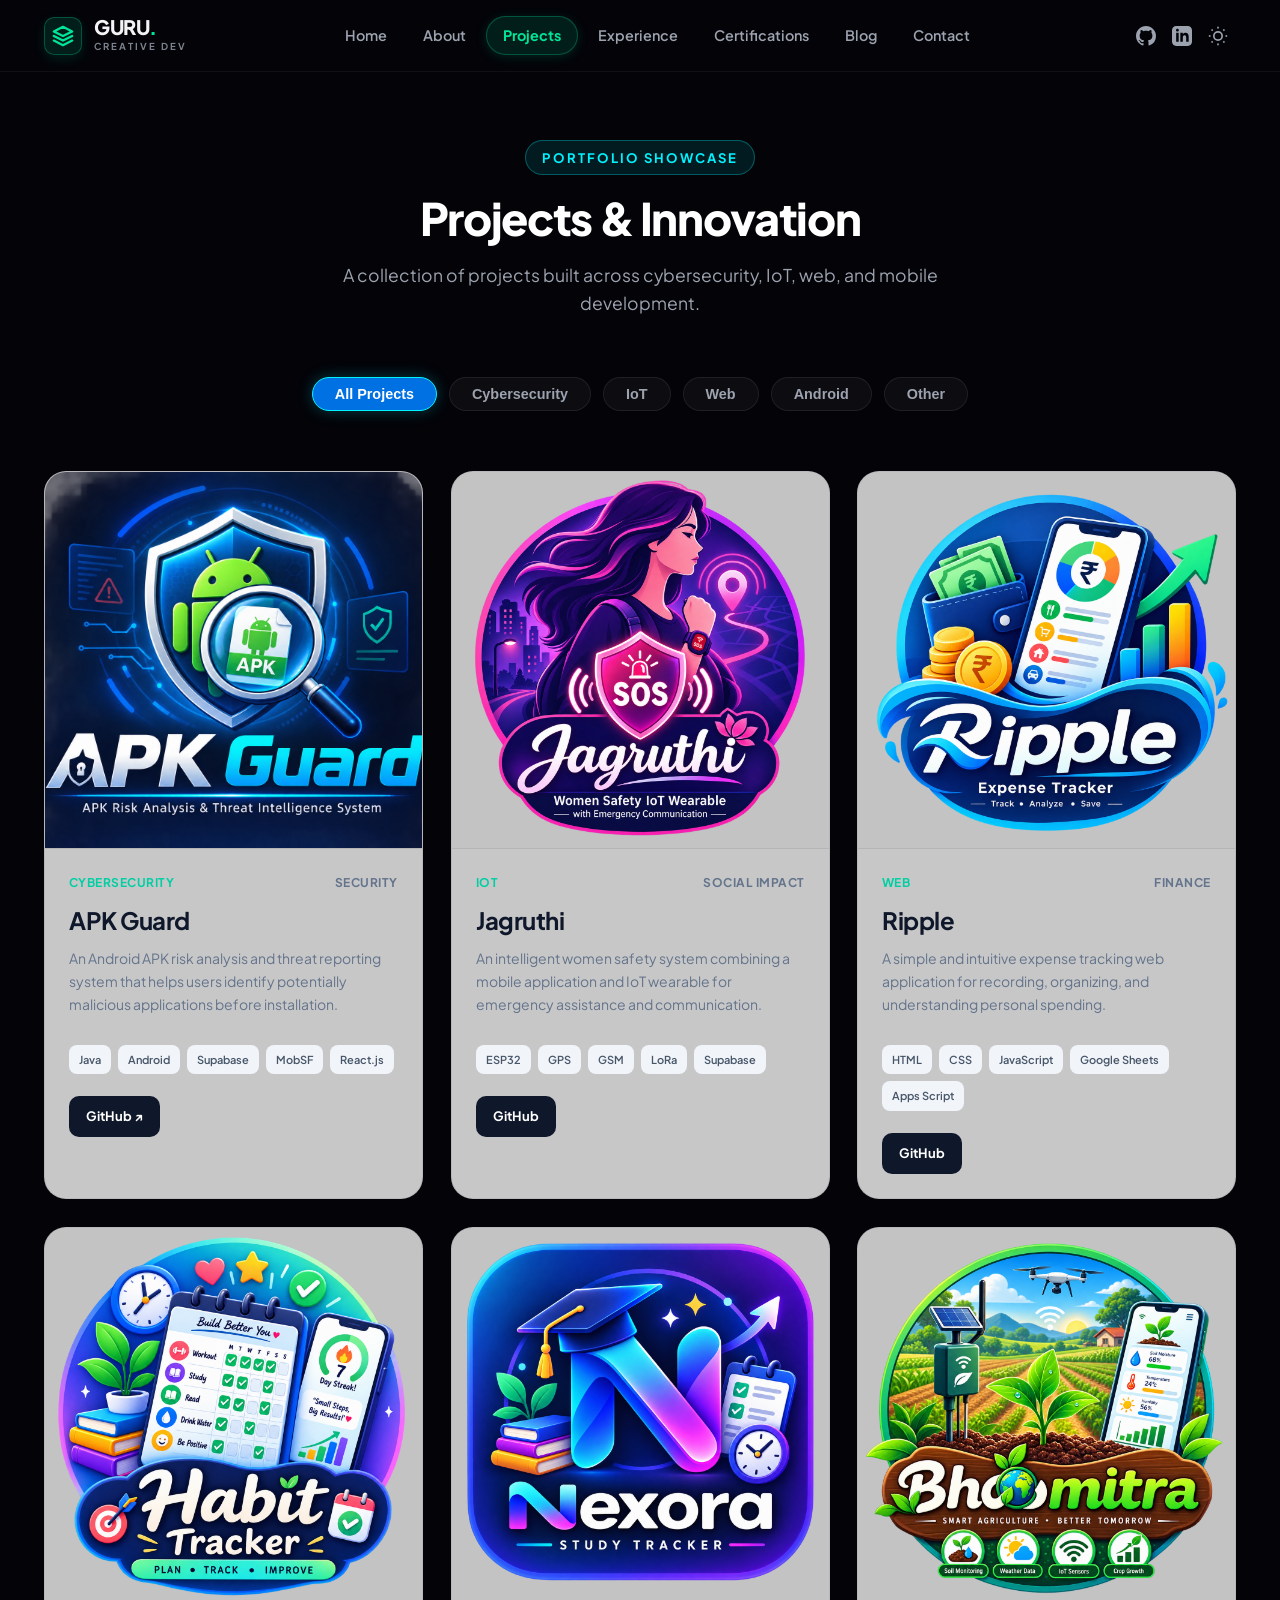
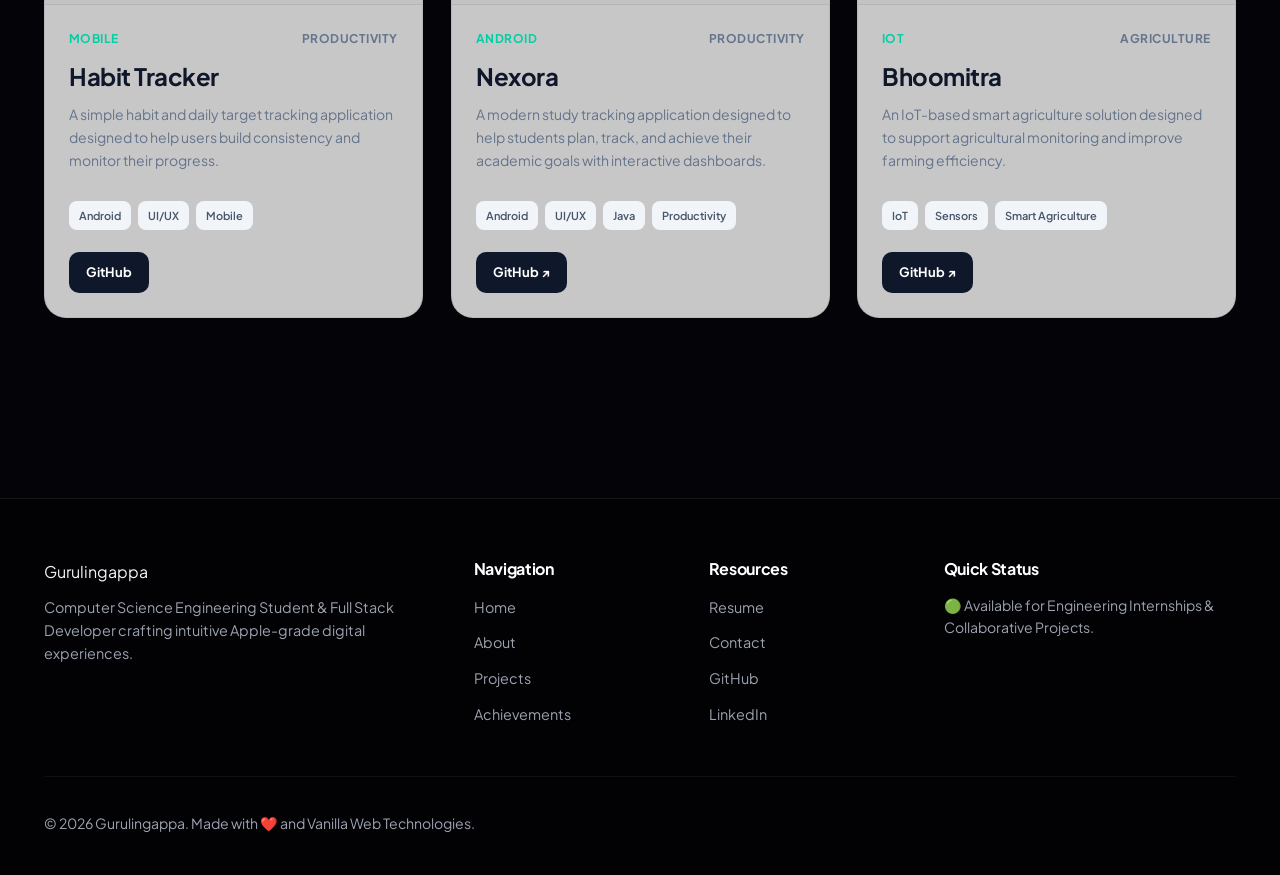
<file: projects.html>
<!DOCTYPE html>
<html lang="en">

<head>
  <meta charset="UTF-8">
  <meta name="viewport" content="width=device-width, initial-scale=1.0">
  <meta name="description"
    content="Explore Gurulingappa's engineering projects - Jagruthi Women Safety, APK Guard Malware Detector, Ripple Expense Tracker, and more.">
  <title>Projects | Gurulingappa</title>

  <link rel="stylesheet" href="css/style.css">
  <link rel="stylesheet" href="css/animations.css">
  <link rel="stylesheet" href="css/responsive.css">
</head>

<body>

  <!-- Ambient Radial Glowing Orbs & Background Grid -->
  <div class="bg-grid-pattern"></div>
  <div class="ambient-orb orb-1"></div>
  <div class="ambient-orb orb-2"></div>


  <div id="page-loader">
    <div class="loader-spinner"></div>
    <div class="loader-text">LOADING PROJECTS</div>
  </div>

  <!-- Sticky Navbar (RSD Style Pill Design) -->
  <header class="navbar">
    <div class="container nav-container">
      <a href="index.html" class="brand-logo-container">
        <div class="brand-icon-box">
          <svg width="22" height="22" viewBox="0 0 24 24" fill="none" stroke="currentColor" stroke-width="2.5"
            stroke-linecap="round" stroke-linejoin="round">
            <path d="M12 2L2 7l10 5 10-5-10-5zM2 17l10 5 10-5M2 12l10 5 10-5" />
          </svg>
        </div>
        <div class="brand-text-group">
          <div class="brand-title">GURU<span class="brand-dot-green">.</span></div>
          <div class="brand-subtitle">CREATIVE DEV</div>
        </div>
      </a>

      <nav class="nav-links">
        <a href="index.html" class="nav-link">Home</a>
        <a href="about.html" class="nav-link">About</a>
        <a href="projects.html" class="nav-link active">Projects</a>
        <a href="achievements.html" class="nav-link">Experience</a>
        <a href="resume.html" class="nav-link">Certifications</a>
        <a href="achievements.html#blogs" class="nav-link">Blog</a>
        <a href="contact.html" class="nav-link">Contact</a>
      </nav>

      <div class="nav-actions">
        <a href="https://github.com/GuruB-Codes" target="_blank" rel="noopener" class="nav-action-icon" title="GitHub">
          <svg width="20" height="20" fill="currentColor" viewBox="0 0 24 24">
            <path
              d="M12 0C5.37 0 0 5.37 0 12c0 5.31 3.435 9.795 8.205 11.385.6.105.825-.255.825-.57 0-.285-.015-1.23-.015-2.235-3.015.555-3.795-.735-4.035-1.41-.135-.345-.72-1.41-1.23-1.695-.42-.225-1.02-.78-.015-.795.945-.015 1.62.87 1.845 1.23 1.08 1.815 2.805 1.305 3.495.99.105-.78.42-1.305.765-1.605-2.67-.3-5.46-1.335-5.46-5.925 0-1.305.465-2.385 1.23-3.225-.12-.3-.54-1.53.12-3.18 0 0 1.005-.315 3.3 1.23.96-.27 1.98-.405 3-.405s2.04.135 3 .405c2.295-1.56 3.3-1.23 3.3-1.23.66 1.65.24 2.88.12 3.18.765.84 1.23 1.905 1.23 3.225 0 4.605-2.805 5.625-5.475 5.925.435.375.81 1.095.81 2.22 0 1.605-.015 2.895-.015 3.3 0 .315.225.69.825.57A12.02 12.02 0 0024 12c0-6.63-5.37-12-12-12z" />
          </svg>
        </a>
        <a href="https://linkedin.com/in/gurub-dev" target="_blank" rel="noopener" class="nav-action-icon"
          title="LinkedIn">
          <svg width="20" height="20" fill="currentColor" viewBox="0 0 24 24">
            <path
              d="M19 0h-14c-2.761 0-5 2.239-5 5v14c0 2.761 2.239 5 5 5h14c2.762 0 5-2.239 5-5v-14c0-2.761-2.238-5-5-5zm-11 19h-3v-11h3v11zm-1.5-12.268c-.966 0-1.75-.79-1.75-1.764s.784-1.764 1.75-1.764 1.75.79 1.75 1.764-.783 1.764-1.75 1.764zm13.5 12.268h-3v-5.604c0-3.368-4-3.113-4 0v5.604h-3v-11h3v1.765c1.396-2.586 7-2.777 7 2.476v6.759z" />
          </svg>
        </a>
        <button class="nav-action-icon theme-toggle-btn" title="Toggle Theme" aria-label="Toggle Theme">
          <svg class="sun-icon" width="20" height="20" fill="none" stroke="currentColor" stroke-width="2"
            viewBox="0 0 24 24">
            <circle cx="12" cy="12" r="5"></circle>
            <line x1="12" y1="1" x2="12" y2="3"></line>
            <line x1="12" y1="21" x2="12" y2="23"></line>
            <line x1="4.22" y1="4.22" x2="5.64" y2="5.64"></line>
            <line x1="18.36" y1="18.36" x2="19.78" y2="19.78"></line>
            <line x1="1" y1="12" x2="3" y2="12"></line>
            <line x1="21" y1="12" x2="23" y2="12"></line>
            <line x1="4.22" y1="19.78" x2="5.64" y2="18.36"></line>
            <line x1="18.36" y1="5.64" x2="19.78" y2="4.22"></line>
          </svg>
        </button>
        <button class="mobile-toggle" aria-label="Toggle Navigation Menu">☰</button>
      </div>
    </div>
  </header>


  <!-- Projects Section -->
  <section class="section" style="padding-top: 140px;">
    <div class="container">

      <div class="section-header reveal">
        <span class="section-tag">PORTFOLIO SHOWCASE</span>

        <h2 class="section-title">Projects &amp; Innovation</h2>

        <p class="section-subtitle">
          A collection of projects built across cybersecurity, IoT, web, and mobile development.
        </p>
      </div>

      <!-- Filter Buttons -->
      <div class="filter-container reveal">
        <button class="filter-btn active" data-filter="all">
          All Projects
        </button>

        <button class="filter-btn" data-filter="Cybersecurity">
          Cybersecurity
        </button>

        <button class="filter-btn" data-filter="IoT">
          IoT
        </button>

        <button class="filter-btn" data-filter="Web">
          Web
        </button>

        <button class="filter-btn" data-filter="Android">
          Android
        </button>

        <button class="filter-btn" data-filter="Other">
          Other
        </button>
      </div>


      <!-- Projects Grid -->
      <div class="projects-grid" id="projects-container">
        <!-- ================= APK GUARD ================= -->
        <article class="project-card reveal" data-category="Cybersecurity Android">

          <div class="project-image">
            <img src="assets/projects/apkguard.png" alt="APK Guard"
              style="width: 100%; height: 100%; object-fit: cover;">
          </div>

          <div class="project-content">

            <div class="project-meta">
              <span class="project-category">Cybersecurity</span>
              <span class="project-status">Security</span>
            </div>

            <h3>APK Guard</h3>

            <p>
              An Android APK risk analysis and threat reporting system that
              helps users identify potentially malicious applications before
              installation.
            </p>

            <div class="project-tags">
              <span>Java</span>
              <span>Android</span>
              <span>Supabase</span>
              <span>MobSF</span>
              <span>React.js</span>
            </div>

            <div class="project-actions">
              <a href="https://github.com/GuruB-Codes" target="_blank" rel="noopener" class="project-btn">
                GitHub ↗
              </a>
            </div>

          </div>
        </article>


        <!-- ================= JAGRUTHI ================= -->
        <article class="project-card reveal" data-category="IoT Android">

          <div class="project-image">
            <img src="assets/projects/jagruthi.png" alt="Jagruthi"
              style="width: 100%; height: 100%; object-fit: cover;">
          </div>

          <div class="project-content">

            <div class="project-meta">
              <span class="project-category">IoT</span>
              <span class="project-status">Social Impact</span>
            </div>

            <h3>Jagruthi</h3>

            <p>
              An intelligent women safety system combining a mobile application
              and IoT wearable for emergency assistance and communication.
            </p>

            <div class="project-tags">
              <span>ESP32</span>
              <span>GPS</span>
              <span>GSM</span>
              <span>LoRa</span>
              <span>Supabase</span>
            </div>

            <div class="project-actions">
              <a href="https://github.com/GuruB-Codes" target="_blank" rel="noopener" class="project-btn">
                GitHub
              </a>
            </div>

          </div>
        </article>


        <!-- ================= RIPPLE ================= -->
        <article class="project-card reveal" data-category="Web">

          <div class="project-image">
            <img src="assets/projects/ripple.png" alt="Ripple" style="width: 100%; height: 100%; object-fit: cover;">
          </div>

          <div class="project-content">

            <div class="project-meta">
              <span class="project-category">Web</span>
              <span class="project-status">Finance</span>
            </div>

            <h3>Ripple</h3>

            <p>
              A simple and intuitive expense tracking web application for
              recording, organizing, and understanding personal spending.
            </p>

            <div class="project-tags">
              <span>HTML</span>
              <span>CSS</span>
              <span>JavaScript</span>
              <span>Google Sheets</span>
              <span>Apps Script</span>
            </div>

            <div class="project-actions">
              <a href="https://github.com/GuruB-Codes" target="_blank" rel="noopener" class="project-btn">
                GitHub
              </a>
            </div>

          </div>
        </article>

        <!-- ================= HABIT TRACKER ================= -->
        <article class="project-card reveal" data-category="Android Other">

          <div class="project-image">
            <img src="assets/projects/Habittracker.png" alt="Habit Tracker"
              style="width: 100%; height: 100%; object-fit: cover;">
          </div>

          <div class="project-content">

            <div class="project-meta">
              <span class="project-category">Mobile</span>
              <span class="project-status">Productivity</span>
            </div>

            <h3>Habit Tracker</h3>

            <p>
              A simple habit and daily target tracking application designed
              to help users build consistency and monitor their progress.
            </p>

            <div class="project-tags">
              <span>Android</span>
              <span>UI/UX</span>
              <span>Mobile</span>
            </div>

            <div class="project-actions">
              <a href="https://github.com/GuruB-Codes" target="_blank" rel="noopener" class="project-btn">
                GitHub
              </a>
            </div>

          </div>
        </article>


        <!-- ================= NEXORA ================= -->
        <article class="project-card reveal" data-category="Android Other">

          <div class="project-image">
            <img src="assets/projects/Nexora.png" alt="Nexora Study Tracker"
              style="width: 100%; height: 100%; object-fit: cover;">
          </div>

          <div class="project-content">

            <div class="project-meta">
              <span class="project-category">Android</span>
              <span class="project-status">Productivity</span>
            </div>

            <h3>Nexora</h3>

            <p>
              A modern study tracking application designed to help students plan, track, and achieve their academic goals with interactive dashboards.
            </p>

            <div class="project-tags">
              <span>Android</span>
              <span>UI/UX</span>
              <span>Java</span>
              <span>Productivity</span>
            </div>

            <div class="project-actions">
              <a href="https://github.com/GuruB-Codes" target="_blank" rel="noopener" class="project-btn">GitHub ↗</a>
            </div>
          </div>
        </article>


        <!-- ================= BHOOMITRA ================= -->
        <article class="project-card reveal" data-category="IoT">

          <div class="project-image">
            <img src="assets/projects/Bhoomitra.png" alt="Bhoomitra"
              style="width: 100%; height: 100%; object-fit: cover;">
          </div>

          <div class="project-content">

            <div class="project-meta">
              <span class="project-category">IoT</span>
              <span class="project-status">Agriculture</span>
            </div>

            <h3>Bhoomitra</h3>

            <p>
              An IoT-based smart agriculture solution designed to support
              agricultural monitoring and improve farming efficiency.
            </p>

            <div class="project-tags">
              <span>IoT</span>
              <span>Sensors</span>
              <span>Smart Agriculture</span>
            </div>

            <div class="project-actions">
              <a href="https://github.com/GuruB-Codes" target="_blank" rel="noopener" class="project-btn">
                GitHub ↗
              </a>
            </div>

          </div>
        </article>

      </div>
    </div>
  </section>
  <!-- Footer -->
  <footer class="footer">
    <div class="container">
      <div class="footer-grid">
        <div class="footer-brand">
          <a href="index.html" class="brand-logo">
            <span class="brand-dot"></span> Gurulingappa
          </a>
          <p>Computer Science Engineering Student &amp; Full Stack Developer crafting intuitive Apple-grade digital experiences.</p>
        </div>

        <div>
          <h4 class="footer-col-title">Navigation</h4>
          <ul class="footer-links">
            <li><a href="index.html">Home</a></li>
            <li><a href="about.html">About</a></li>
            <li><a href="projects.html">Projects</a></li>
            <li><a href="achievements.html">Achievements</a></li>
          </ul>
        </div>

        <div>
          <h4 class="footer-col-title">Resources</h4>
          <ul class="footer-links">
            <li><a href="resume.html">Resume</a></li>
            <li><a href="contact.html">Contact</a></li>
            <li><a href="https://github.com/gurulingappa" target="_blank" rel="noopener">GitHub</a></li>
            <li><a href="https://linkedin.com/in/gurulingappa" target="_blank" rel="noopener">LinkedIn</a></li>
          </ul>
        </div>

        <div>
          <h4 class="footer-col-title">Quick Status</h4>
          <p style="font-size: 0.88rem; margin-bottom: 12px;">🟢 Available for Engineering Internships &amp; Collaborative Projects.</p>
        </div>
      </div>

      <div class="footer-bottom">
        <div>© 2026 Gurulingappa. Made with ❤️ and Vanilla Web Technologies.</div>
        <button id="back-to-top" class="back-to-top-btn" title="Back to Top">↑</button>
      </div>
    </div>
  </footer>

  <script src="js/main.js"></script>
  <script src="js/navigation.js"></script>
  <script src="js/particles.js"></script>
  <script src="js/project-filter.js"></script>
  <script src="js/animations.js"></script>
</body>

</html>
</file>
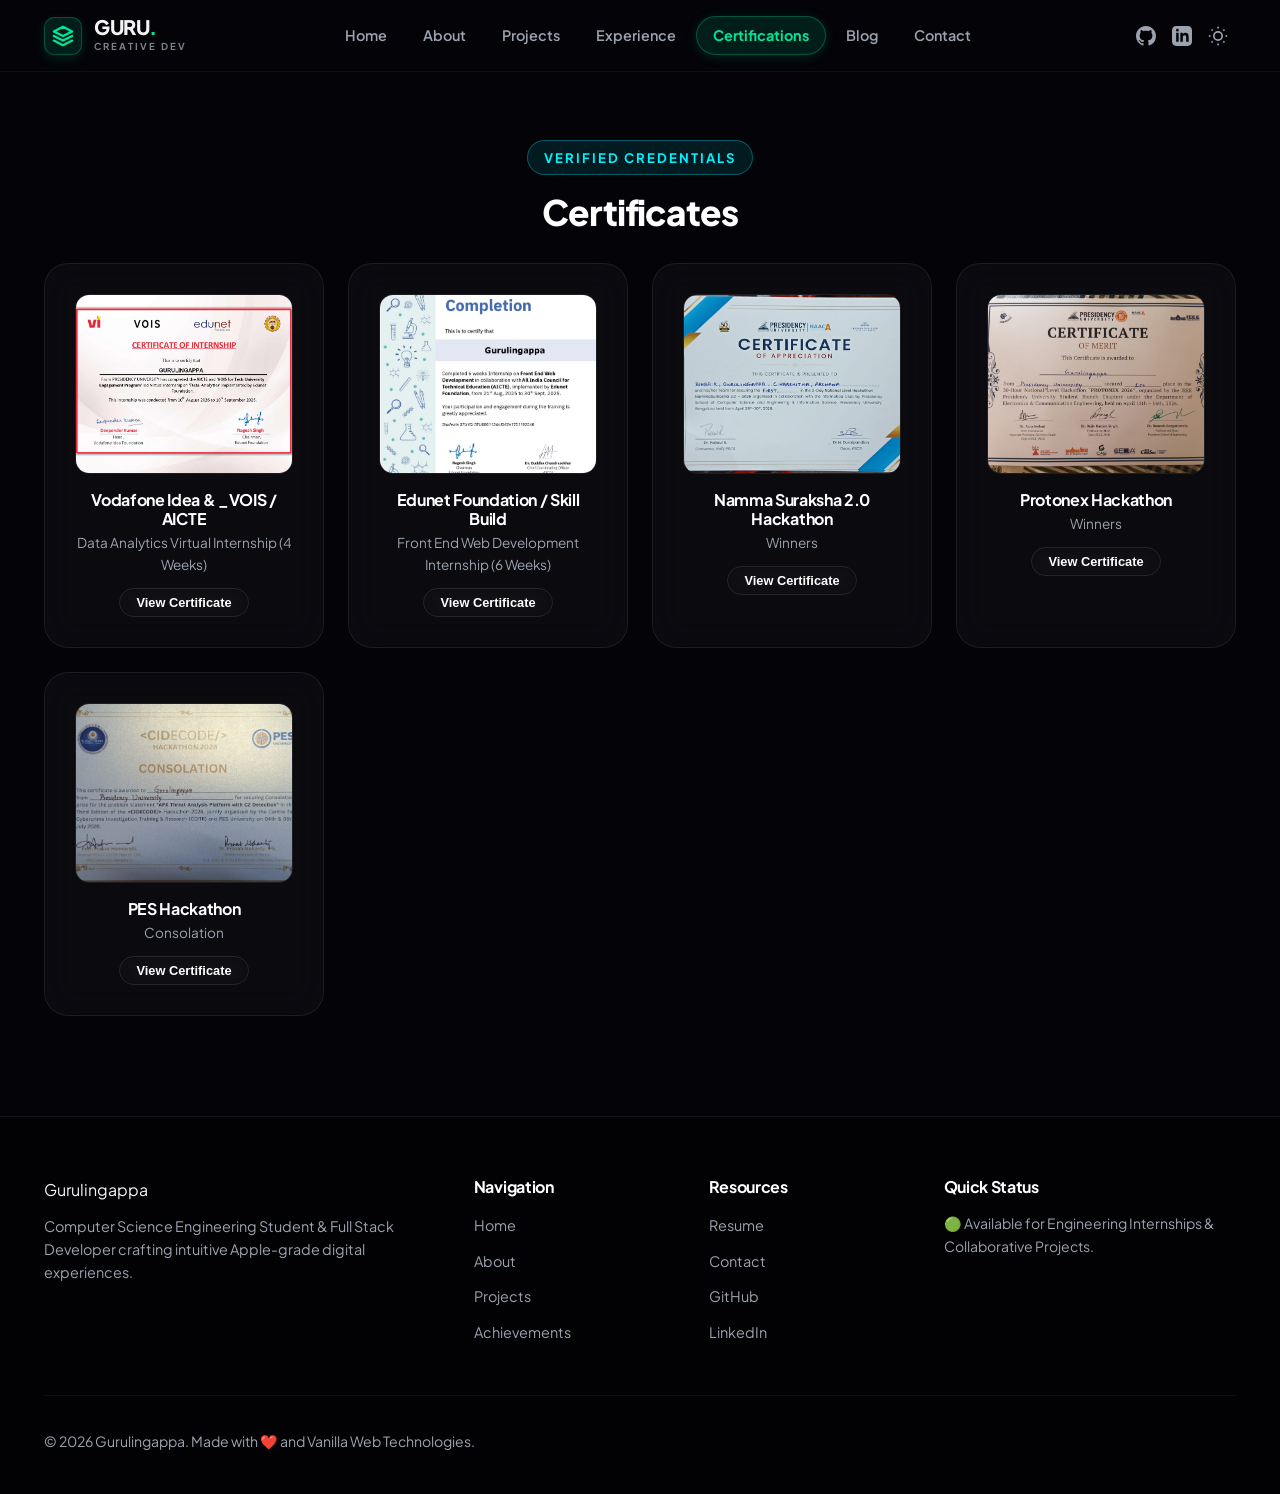
<file: resume.html>
<!DOCTYPE html>
<html lang="en">

<head>
  <meta charset="UTF-8">
  <meta name="viewport" content="width=device-width, initial-scale=1.0">
  <meta name="description" content="Resume of Gurulingappa - Java Full Stack Developer, IoT Engineer & CSE Student.">
  <title>Resume | Gurulingappa</title>

  <link rel="stylesheet" href="css/style.css">
  <link rel="stylesheet" href="css/animations.css">
  <link rel="stylesheet" href="css/responsive.css">
</head>

<body>

  <!-- Ambient Radial Glowing Orbs & Background Grid -->
  <div class="bg-grid-pattern"></div>
  <div class="ambient-orb orb-1"></div>
  <div class="ambient-orb orb-2"></div>

  <!-- Scroll Progress Indicator -->

  <div id="page-loader">
    <div class="loader-spinner"></div>
    <div class="loader-text">RESUME PREVIEW</div>
  </div>

  <!-- Sticky Navbar (RSD Style Pill Design) -->
  <header class="navbar">
    <div class="container nav-container">
      <a href="index.html" class="brand-logo-container">
        <div class="brand-icon-box">
          <svg width="22" height="22" viewBox="0 0 24 24" fill="none" stroke="currentColor" stroke-width="2.5"
            stroke-linecap="round" stroke-linejoin="round">
            <path d="M12 2L2 7l10 5 10-5-10-5zM2 17l10 5 10-5M2 12l10 5 10-5" />
          </svg>
        </div>
        <div class="brand-text-group">
          <div class="brand-title">GURU<span class="brand-dot-green">.</span></div>
          <div class="brand-subtitle">CREATIVE DEV</div>
        </div>
      </a>

      <nav class="nav-links">
        <a href="index.html" class="nav-link">Home</a>
        <a href="about.html" class="nav-link">About</a>
        <a href="projects.html" class="nav-link">Projects</a>
        <a href="achievements.html" class="nav-link">Experience</a>
        <a href="resume.html" class="nav-link active">Certifications</a>
        <a href="blog.html" class="nav-link">Blog</a>
        <a href="contact.html" class="nav-link">Contact</a>
      </nav>

      <div class="nav-actions">
        <a href="https://github.com/GuruB-Codes" target="_blank" rel="noopener" class="nav-action-icon" title="GitHub">
          <svg width="20" height="20" fill="currentColor" viewBox="0 0 24 24">
            <path
              d="M12 0C5.37 0 0 5.37 0 12c0 5.31 3.435 9.795 8.205 11.385.6.105.825-.255.825-.57 0-.285-.015-1.23-.015-2.235-3.015.555-3.795-.735-4.035-1.41-.135-.345-.72-1.41-1.23-1.695-.42-.225-1.02-.78-.015-.795.945-.015 1.62.87 1.845 1.23 1.08 1.815 2.805 1.305 3.495.99.105-.78.42-1.305.765-1.605-2.67-.3-5.46-1.335-5.46-5.925 0-1.305.465-2.385 1.23-3.225-.12-.3-.54-1.53.12-3.18 0 0 1.005-.315 3.3 1.23.96-.27 1.98-.405 3-.405s2.04.135 3 .405c2.295-1.56 3.3-1.23 3.3-1.23.66 1.65.24 2.88.12 3.18.765.84 1.23 1.905 1.23 3.225 0 4.605-2.805 5.625-5.475 5.925.435.375.81 1.095.81 2.22 0 1.605-.015 2.895-.015 3.3 0 .315.225.69.825.57A12.02 12.02 0 0024 12c0-6.63-5.37-12-12-12z" />
          </svg>
        </a>
        <a href="https://linkedin.com/in/gurub-dev" target="_blank" rel="noopener" class="nav-action-icon"
          title="LinkedIn">
          <svg width="20" height="20" fill="currentColor" viewBox="0 0 24 24">
            <path
              d="M19 0h-14c-2.761 0-5 2.239-5 5v14c0 2.761 2.239 5 5 5h14c2.762 0 5-2.239 5-5v-14c0-2.761-2.238-5-5-5zm-11 19h-3v-11h3v11zm-1.5-12.268c-.966 0-1.75-.79-1.75-1.764s.784-1.764 1.75-1.764 1.75.79 1.75 1.764-.783 1.764-1.75 1.764zm13.5 12.268h-3v-5.604c0-3.368-4-3.113-4 0v5.604h-3v-11h3v1.765c1.396-2.586 7-2.777 7 2.476v6.759z" />
          </svg>
        </a>
        <button class="nav-action-icon theme-toggle-btn" title="Toggle Theme" aria-label="Toggle Theme">
          <svg class="sun-icon" width="20" height="20" fill="none" stroke="currentColor" stroke-width="2"
            viewBox="0 0 24 24">
            <circle cx="12" cy="12" r="5"></circle>
            <line x1="12" y1="1" x2="12" y2="3"></line>
            <line x1="12" y1="21" x2="12" y2="23"></line>
            <line x1="4.22" y1="4.22" x2="5.64" y2="5.64"></line>
            <line x1="18.36" y1="18.36" x2="19.78" y2="19.78"></line>
            <line x1="1" y1="12" x2="3" y2="12"></line>
            <line x1="21" y1="12" x2="23" y2="12"></line>
            <line x1="4.22" y1="19.78" x2="5.64" y2="18.36"></line>
            <line x1="18.36" y1="5.64" x2="19.78" y2="4.22"></line>
          </svg>
        </button>
        <button class="mobile-toggle" aria-label="Toggle Navigation Menu">☰</button>
      </div>
    </div>
  </header>

  <section class="section" style="padding-top: 140px;">
    <div class="container">
      <!-- Certificate Grid -->
      <div>
        <div class="section-header reveal" style="margin-bottom: 30px;">
          <span class="section-tag">VERIFIED CREDENTIALS</span>
          <h3 class="section-title" style="font-size: 2.2rem;">Certificates</h3>
        </div>

        <div class="cert-grid">
          <div class="glass-card cert-card reveal">
            <div class="cert-img-wrapper" style="cursor: pointer;"
              onclick="openModal('assets/certificates/VOIS.jpg')">
              <img src="assets/certificates/VOIS.jpg" alt="_VOIS Data Analytics Internship"
                style="object-fit: cover; width: 100%; height: 100%;">
            </div>
            <h4 style="margin-bottom: 4px;">Vodafone Idea &amp; _VOIS / AICTE</h4>
            <p style="font-size: 0.85rem; margin-bottom: 12px;">Data Analytics Virtual Internship (4 Weeks)</p>
            <button onclick="openModal('assets/certificates/VOIS.jpg')" class="btn btn-secondary"
              style="padding: 6px 16px; font-size: 0.8rem; cursor: pointer; background: transparent; border: 1px solid rgba(255, 255, 255, 0.1);">View
              Certificate</button>
          </div>

          <div class="glass-card cert-card reveal delay-1">
            <div class="cert-img-wrapper" style="cursor: pointer;"
              onclick="openModal('assets/certificates/Edunet_Intern.jpg')">
              <img src="assets/certificates/Edunet_Intern.jpg" alt="Edunet Internship"
                style="object-fit: cover; width: 100%; height: 100%;">
            </div>
            <h4 style="margin-bottom: 4px;">Edunet Foundation / Skill Build</h4>
            <p style="font-size: 0.85rem; margin-bottom: 12px;">Front End Web Development Internship (6 Weeks)</p>
            <button onclick="openModal('assets/certificates/Edunet_Intern.jpg')" class="btn btn-secondary"
              style="padding: 6px 16px; font-size: 0.8rem; cursor: pointer; background: transparent; border: 1px solid rgba(255, 255, 255, 0.1);">View
              Certificate</button>
          </div>

          <div class="glass-card cert-card reveal delay-2">
            <div class="cert-img-wrapper" style="cursor: pointer;" onclick="openModal('assets/certificates/Namm.jpeg')">
              <img src="assets/certificates/Namm.jpeg" alt="Hackathon 1"
                style="object-fit: cover; width: 100%; height: 100%;">
            </div>
            <h4 style="margin-bottom: 4px;">Namma Suraksha 2.0 Hackathon</h4>
            <p style="font-size: 0.85rem; margin-bottom: 12px;">Winners</p>
            <button onclick="openModal('assets/certificates/Namm.jpeg')" class="btn btn-secondary"
              style="padding: 6px 16px; font-size: 0.8rem; cursor: pointer; background: transparent; border: 1px solid rgba(255, 255, 255, 0.1);">View
              Certificate</button>
          </div>

          <div class="glass-card cert-card reveal delay-3">
            <div class="cert-img-wrapper" style="cursor: pointer;"
              onclick="openModal('assets/certificates/Protonex.jpeg')">
              <img src="assets/certificates/Protonex.jpeg" alt="Protonex"
                style="object-fit: cover; width: 100%; height: 100%;">
            </div>
            <h4 style="margin-bottom: 4px;">Protonex Hackathon</h4>
            <p style="font-size: 0.85rem; margin-bottom: 12px;">Winners</p>
            <button onclick="openModal('assets/certificates/Protonex.jpeg')" class="btn btn-secondary"
              style="padding: 6px 16px; font-size: 0.8rem; cursor: pointer; background: transparent; border: 1px solid rgba(255, 255, 255, 0.1);">View
              Certificate</button>
          </div>

          <div class="glass-card cert-card reveal delay-4">
            <div class="cert-img-wrapper" style="cursor: pointer;" onclick="openModal('assets/certificates/pes.jpeg')">
              <img src="assets/certificates/pes.jpeg" alt="PES" style="object-fit: cover; width: 100%; height: 100%;">
            </div>
            <h4 style="margin-bottom: 4px;">PES Hackathon</h4>
            <p style="font-size: 0.85rem; margin-bottom: 12px;">Consolation </p>
            <button onclick="openModal('assets/certificates/pes.jpeg')" class="btn btn-secondary"
              style="padding: 6px 16px; font-size: 0.8rem; cursor: pointer; background: transparent; border: 1px solid rgba(255, 255, 255, 0.1);">View
              Certificate</button>
          </div>
        </div>
      </div>
    </div>
  </section>

  <!-- Certificate Modal -->
  <div id="certModal" class="modal" onclick="closeModal()">
    <span class="modal-close" onclick="closeModal()">&times;</span>
    <img class="modal-content" id="modalImg">
  </div>

  <!-- Footer -->
  <footer class="footer">
    <div class="container">
      <div class="footer-grid">
        <div class="footer-brand">
          <a href="index.html" class="brand-logo">
            <span class="brand-dot"></span> Gurulingappa
          </a>
          <p>Computer Science Engineering Student &amp; Full Stack Developer crafting intuitive Apple-grade digital
            experiences.</p>
        </div>

        <div>
          <h4 class="footer-col-title">Navigation</h4>
          <ul class="footer-links">
            <li><a href="index.html">Home</a></li>
            <li><a href="about.html">About</a></li>
            <li><a href="projects.html">Projects</a></li>
            <li><a href="achievements.html">Achievements</a></li>
          </ul>
        </div>

        <div>
          <h4 class="footer-col-title">Resources</h4>
          <ul class="footer-links">
            <li><a href="resume.html">Resume</a></li>
            <li><a href="contact.html">Contact</a></li>
            <li><a href="https://github.com/gurulingappa" target="_blank" rel="noopener">GitHub</a></li>
            <li><a href="https://linkedin.com/in/gurulingappa" target="_blank" rel="noopener">LinkedIn</a></li>
          </ul>
        </div>

        <div>
          <h4 class="footer-col-title">Quick Status</h4>
          <p style="font-size: 0.88rem; margin-bottom: 12px;">🟢 Available for Engineering Internships &amp;
            Collaborative Projects.</p>
        </div>
      </div>

      <div class="footer-bottom">
        <div>© 2026 Gurulingappa. Made with ❤️ and Vanilla Web Technologies.</div>
        <button id="back-to-top" class="back-to-top-btn" title="Back to Top">↑</button>
      </div>
    </div>
  </footer>

  <script src="js/main.js"></script>
  <script src="js/navigation.js"></script>
  <script src="js/particles.js"></script>
  <script src="js/animations.js"></script>
</body>

</html>
</file>
<file: css/style.css>
/* ==========================================================================
   GURULINGAPPA PORTFOLIO - MAIN DESIGN SYSTEM
   Apple-Inspired Dark Mode UI, Glassmorphism, Premium Typography & Layouts
   ========================================================================== */

@import url('https://fonts.googleapis.com/css2?family=Plus+Jakarta+Sans:ital,wght@0,300;0,400;0,500;0,600;0,700;0,800;1,400&family=JetBrains+Mono:wght@400;500;600&display=swap');

:root {
  /* Color Palette - Dark Apple Theme */
  --bg-dark: #030308;
  --bg-card: rgba(255, 255, 255, 0.03);
  --bg-card-hover: rgba(255, 255, 255, 0.06);
  --bg-glass-nav: rgba(3, 3, 8, 0.75);
  --bg-glass-dropdown: rgba(15, 15, 25, 0.95);
  
  /* Accents */
  --accent-blue: #0071e3;
  --accent-cyan: #00f2fe;
  --accent-purple: #9d4edd;
  --accent-glow: rgba(0, 242, 254, 0.25);
  
  /* Mint / Emerald Accent (RSD Palette) */
  --accent-mint: #00E699;
  --accent-mint-hover: #00FFB2;
  --accent-mint-bg: rgba(0, 230, 153, 0.12);
  --accent-mint-border: rgba(0, 230, 153, 0.28);
  --accent-mint-glow: rgba(0, 230, 153, 0.35);
  
  /* Gradients */
  --grad-primary: linear-gradient(135deg, #00E699 0%, #0071e3 50%, #7b2cbf 100%);
  --grad-text: linear-gradient(135deg, #ffffff 0%, #a1a1aa 100%);
  --grad-accent-text: linear-gradient(135deg, #00E699 0%, #00f2fe 100%);
  --grad-card-border: linear-gradient(135deg, rgba(255, 255, 255, 0.15) 0%, rgba(255, 255, 255, 0.03) 100%);
  
  /* Typography */
  --font-main: 'Plus Jakarta Sans', -apple-system, BlinkMacSystemFont, "SF Pro Display", sans-serif;
  --font-mono: 'JetBrains Mono', monospace;
  
  /* Text colors */
  --text-main: #f4f4f5;
  --text-muted: #9ca3af;
  --text-dim: #6b7280;
  
  /* UI Geometry */
  --border-radius-sm: 8px;
  --border-radius-md: 14px;
  --border-radius-lg: 24px;
  --border-radius-full: 9999px;
  
  /* Borders */
  --border-subtle: 1px solid rgba(255, 255, 255, 0.08);
  --border-glow: 1px solid rgba(0, 230, 153, 0.4);
  
  /* Shadows */
  --shadow-sm: 0 4px 12px rgba(0, 0, 0, 0.3);
  --shadow-glow: 0 0 30px rgba(0, 230, 153, 0.25);
  --shadow-card: 0 10px 30px -10px rgba(0, 0, 0, 0.5);

  /* Transitions */
  --transition-fast: 0.2s cubic-bezier(0.16, 1, 0.3, 1);
  --transition-normal: 0.35s cubic-bezier(0.16, 1, 0.3, 1);
  --transition-slow: 0.6s cubic-bezier(0.16, 1, 0.3, 1);
}

/* Light Theme System & Color Overrides */
body.light-theme {
  --bg-dark: #f8fafc;
  --bg-card: rgba(255, 255, 255, 0.9);
  --bg-card-hover: rgba(255, 255, 255, 0.98);
  --bg-glass-nav: rgba(248, 250, 252, 0.9);
  --bg-glass-dropdown: rgba(255, 255, 255, 0.98);
  --text-main: #0f172a;
  --text-muted: #475569;
  --text-dim: #64748b;
  --border-subtle: 1px solid rgba(0, 0, 0, 0.08);
  --border-glow: 1px solid rgba(0, 230, 153, 0.4);
  --grad-text: linear-gradient(135deg, #0f172a 0%, #334155 100%);
  --shadow-card: 0 10px 30px -10px rgba(0, 0, 0, 0.06);
}

/* Headings & Text Legibility in Light Mode */
body.light-theme h1,
body.light-theme h2,
body.light-theme h3,
body.light-theme h4,
body.light-theme h5,
body.light-theme h6,
body.light-theme .hero-title,
body.light-theme .section-title,
body.light-theme .project-title,
body.light-theme .timeline-title,
body.light-theme .footer-col-title,
body.light-theme .brand-title {
  color: #0f172a !important;
}

body.light-theme p,
body.light-theme .hero-desc,
body.light-theme .section-subtitle,
body.light-theme .timeline-org,
body.light-theme .brand-subtitle {
  color: #475569 !important;
}

/* Light Theme Buttons */
body.light-theme .btn-secondary {
  background: rgba(0, 0, 0, 0.05);
  color: #0f172a;
  border: 1px solid rgba(0, 0, 0, 0.15);
}

body.light-theme .btn-secondary:hover {
  background: rgba(0, 0, 0, 0.08);
  color: #00E699;
  border-color: #00E699;
}

body.light-theme .btn-glow {
  background: rgba(0, 230, 153, 0.1);
  color: #009966;
  border: 1px solid rgba(0, 230, 153, 0.4);
}

/* Light Theme Badges & Floating Cards */
body.light-theme .floating-tech-badge {
  background: rgba(255, 255, 255, 0.95);
  color: #0f172a;
  border: 1px solid rgba(0, 0, 0, 0.12);
  box-shadow: 0 4px 16px rgba(0, 0, 0, 0.08);
}

body.light-theme .profile-oval-inner {
  background: #f1f5f9;
}

/* Light Theme Navigation & Actions */
body.light-theme .nav-action-icon {
  color: #475569;
}

body.light-theme .nav-action-icon:hover {
  color: #00E699;
}

body.light-theme .filter-btn {
  background: rgba(0, 0, 0, 0.05);
  border: 1px solid rgba(0, 0, 0, 0.1);
  color: #475569;
}

/* Light Theme Form Controls */
body.light-theme .form-label {
  color: #0f172a;
}

body.light-theme .form-input,
body.light-theme .form-textarea {
  background: #ffffff;
  border: 1px solid #cbd5e1;
  color: #0f172a;
}

body.light-theme .form-input:focus,
body.light-theme .form-textarea:focus {
  background: #ffffff;
  border-color: #00E699;
  box-shadow: 0 0 15px rgba(0, 230, 153, 0.2);
}

/* Light Theme Cards & Tech Pills */
body.light-theme .glass-card {
  background: rgba(255, 255, 255, 0.9);
  border: 1px solid rgba(0, 0, 0, 0.08);
  box-shadow: 0 10px 30px rgba(0, 0, 0, 0.04);
}

body.light-theme .tech-pill {
  background: rgba(0, 0, 0, 0.04);
  border: 1px solid rgba(0, 0, 0, 0.08);
  color: #475569;
}

/* Light Theme Footer */
body.light-theme .footer {
  background: #f1f5f9;
  border-top: 1px solid rgba(0, 0, 0, 0.08);
}

body.light-theme .footer-bottom {
  border-top: 1px solid rgba(0, 0, 0, 0.08);
  color: #64748b;
}

/* Base Reset & Core Styles */
*, *::before, *::after {
  box-sizing: border-box;
  margin: 0;
  padding: 0;
}

html {
  scroll-behavior: smooth;
  font-size: 16px;
  background-color: var(--bg-dark);
  color: var(--text-main);
  overflow-x: hidden;
}

body {
  font-family: var(--font-main);
  background-color: var(--bg-dark);
  color: var(--text-main);
  line-height: 1.6;
  min-height: 100vh;
  position: relative;
  overflow-x: hidden;
  -webkit-font-smoothing: antialiased;
  -moz-osx-font-smoothing: grayscale;
}

/* Background Particle Canvas */
#particle-canvas {
  position: fixed;
  top: 0;
  left: 0;
  right: 0;
  bottom: 0;
  width: 100%;
  height: 100%;
  z-index: -1;
  pointer-events: none;
}

/* Typography & Headings */
h1, h2, h3, h4, h5, h6 {
  font-weight: 700;
  line-height: 1.2;
  letter-spacing: -0.02em;
  color: #ffffff;
  overflow-wrap: break-word;
  word-break: break-word;
}

.text-gradient {
  background: var(--grad-accent-text);
  -webkit-background-clip: text;
  -webkit-text-fill-color: transparent;
}

.text-gradient-silver {
  background: var(--grad-text);
  -webkit-background-clip: text;
  -webkit-text-fill-color: transparent;
}

p {
  color: var(--text-muted);
  font-size: 1.05rem;
}

a {
  color: inherit;
  text-decoration: none;
  transition: color var(--transition-fast);
}

ul {
  list-style: none;
}

img, svg {
  max-width: 100%;
  height: auto;
  display: block;
}

/* Container */
.container {
  width: 100%;
  max-width: 1240px;
  margin: 0 auto;
  padding: 0 24px;
}

/* Scroll Progress Bar at Top */
#scroll-progress {
  position: fixed;
  top: 0;
  left: 0;
  height: 3px;
  background: var(--grad-primary);
  width: 0%;
  z-index: 1001;
  transition: width 0.1s linear;
}

/* Loader Screen */
#page-loader {
  position: fixed;
  inset: 0;
  background-color: var(--bg-dark);
  z-index: 9999;
  display: flex;
  flex-direction: column;
  align-items: center;
  justify-content: center;
  transition: opacity 0.6s ease, visibility 0.6s ease;
}

#page-loader.loaded {
  opacity: 0;
  visibility: hidden;
  pointer-events: none;
}

.loader-spinner {
  width: 60px;
  height: 60px;
  border-radius: 50%;
  border: 3px solid rgba(0, 242, 254, 0.1);
  border-top-color: var(--accent-cyan);
  border-right-color: var(--accent-blue);
  animation: spin 1s infinite linear;
}

.loader-text {
  margin-top: 20px;
  font-size: 0.9rem;
  letter-spacing: 3px;
  text-transform: uppercase;
  color: var(--accent-cyan);
  font-weight: 600;
}

/* Custom Interactive Cursor */
.custom-cursor-dot,
.custom-cursor-ring {
  pointer-events: none;
  position: fixed;
  top: 0;
  left: 0;
  transform: translate(-50%, -50%);
  border-radius: 50%;
  z-index: 9990;
  transition: opacity 0.3s ease;
}

.custom-cursor-dot {
  width: 8px;
  height: 8px;
  background-color: var(--accent-cyan);
  box-shadow: 0 0 10px var(--accent-cyan);
}

.custom-cursor-ring {
  width: 36px;
  height: 36px;
  border: 1.5px solid rgba(0, 242, 254, 0.5);
  transition: width 0.2s ease, height 0.2s ease, border-color 0.2s ease, background 0.2s ease;
}

body.cursor-hover .custom-cursor-ring {
  width: 54px;
  height: 54px;
  border-color: var(--accent-blue);
  background: rgba(0, 113, 227, 0.1);
}

/* RSD-Inspired Modern Pill Navbar */
.navbar {
  position: fixed;
  top: 0;
  left: 0;
  width: 100%;
  z-index: 1000;
  padding: 16px 0;
  transition: padding var(--transition-normal), background var(--transition-normal), backdrop-filter var(--transition-normal), border-color var(--transition-normal);
  border-bottom: 1px solid rgba(255, 255, 255, 0.05);
}

.navbar.scrolled {
  padding: 10px 0;
  background: var(--bg-glass-nav);
  backdrop-filter: blur(25px);
  -webkit-backdrop-filter: blur(25px);
  border-bottom: var(--border-subtle);
  box-shadow: 0 4px 20px rgba(0, 0, 0, 0.4);
}

.nav-container {
  display: flex;
  align-items: center;
  justify-content: space-between;
  flex-wrap: nowrap;
}

/* Brand Logo Component (Left) */
.brand-logo-container {
  display: flex;
  align-items: center;
  gap: 12px;
  text-decoration: none;
}

.brand-icon-box {
  width: 38px;
  height: 38px;
  border-radius: 10px;
  background: var(--accent-mint-bg);
  border: 1px solid var(--accent-mint-border);
  display: flex;
  align-items: center;
  justify-content: center;
  color: var(--accent-mint);
  font-weight: 800;
  font-size: 1.15rem;
  box-shadow: 0 4px 12px rgba(0, 230, 153, 0.12);
  transition: transform var(--transition-fast), box-shadow var(--transition-fast), border-color var(--transition-fast);
}

.brand-logo-container:hover .brand-icon-box {
  transform: scale(1.05);
  border-color: var(--accent-mint);
  box-shadow: 0 0 18px var(--accent-mint-glow);
}

.brand-text-group {
  display: flex;
  flex-direction: column;
  justify-content: center;
}

.brand-title {
  font-size: 1.25rem;
  font-weight: 800;
  letter-spacing: -0.02em;
  color: var(--text-main);
  line-height: 1;
}

.brand-dot-green {
  color: var(--accent-mint);
  font-weight: 900;
}

.brand-subtitle {
  font-size: 0.6rem;
  font-weight: 700;
  letter-spacing: 2px;
  text-transform: uppercase;
  color: var(--text-muted);
  opacity: 0.8;
  margin-top: 2px;
}

/* Nav Links Pill Container (Center) */
.nav-links {
  display: flex;
  align-items: center;
  gap: 4px;
  flex: 1;
  justify-content: center;
  flex-wrap: nowrap;
}

.nav-link {
  font-size: 0.9rem;
  font-weight: 600;
  color: var(--text-muted);
  padding: 7px 16px;
  border-radius: 20px;
  text-decoration: none;
  transition: all 0.25s cubic-bezier(0.16, 1, 0.3, 1);
  position: relative;
  display: inline-flex;
  align-items: center;
  justify-content: center;
}

.nav-link:hover {
  color: var(--text-main);
  background: rgba(255, 255, 255, 0.06);
}

body.light-theme .nav-link:hover {
  background: rgba(0, 0, 0, 0.05);
}

/* RSD Active Pill State */
.nav-link.active {
  color: var(--accent-mint) !important;
  background: var(--accent-mint-bg) !important;
  border: 1px solid var(--accent-mint-border);
  font-weight: 700;
  box-shadow: 0 2px 12px rgba(0, 230, 153, 0.15);
}

.nav-link::after {
  display: none;
}

/* Right Nav Actions (Socials & Theme Toggle) */
.nav-actions {
  display: flex;
  align-items: center;
  flex-shrink: 0;
}

.nav-action-icon {
  width: 36px;
  height: 36px;
  border-radius: 50%;
  background: transparent;
  display: flex;
  align-items: center;
  justify-content: center;
  color: var(--text-muted);
  transition: all var(--transition-fast);
  border: none;
  cursor: pointer;
  text-decoration: none;
}

.nav-action-icon:hover {
  color: var(--accent-mint);
  background: var(--accent-mint-bg);
  transform: translateY(-2px);
  box-shadow: 0 4px 12px rgba(0, 230, 153, 0.15);
}

/* Mobile Nav Toggle */
.mobile-toggle {
  display: none;
  background: none;
  border: none;
  color: var(--text-main);
  font-size: 1.5rem;
  cursor: pointer;
  z-index: 1002;
  width: 44px;
  height: 44px;
  padding: 0;
  line-height: 1;
  text-align: center;
  transition: transform var(--transition-fast), color var(--transition-fast);
}

.mobile-toggle:focus-visible {
  outline: 2px solid var(--accent-mint);
  border-radius: 8px;
}

/* Mobile Nav Overlay Backdrop */
.nav-overlay {
  position: fixed;
  inset: 0;
  background: rgba(0, 0, 0, 0.65);
  backdrop-filter: blur(8px);
  -webkit-backdrop-filter: blur(8px);
  z-index: 999;
  opacity: 0;
  visibility: hidden;
  transition: opacity 0.3s cubic-bezier(0.16, 1, 0.3, 1), visibility 0.3s;
}

.nav-overlay.active {
  opacity: 1;
  visibility: visible;
}

body.nav-open {
  overflow: hidden;
}

/* Buttons System */
.btn {
  display: inline-flex;
  align-items: center;
  justify-content: center;
  gap: 10px;
  padding: 12px 28px;
  border-radius: var(--border-radius-full);
  font-size: 0.95rem;
  font-weight: 600;
  cursor: pointer;
  transition: all var(--transition-normal);
  border: none;
  outline: none;
  position: relative;
  overflow: hidden;
  text-align: center;
  white-space: nowrap;
}

.btn-primary {
  background: var(--grad-accent-text);
  color: #ffffff;
  box-shadow: 0 4px 20px rgba(0, 113, 227, 0.3);
}

.btn-primary:hover {
  box-shadow: 0 6px 30px rgba(0, 242, 254, 0.5);
  transform: translateY(-2px);
}

.btn-secondary {
  background: rgba(255, 255, 255, 0.05);
  color: #ffffff;
  border: var(--border-subtle);
  backdrop-filter: blur(10px);
}

.btn-secondary:hover {
  background: rgba(255, 255, 255, 0.1);
  border-color: var(--accent-cyan);
  color: var(--accent-cyan);
  transform: translateY(-2px);
}

.btn-glow {
  background: rgba(0, 113, 227, 0.15);
  color: var(--accent-cyan);
  border: var(--border-glow);
}

.btn-glow:hover {
  background: var(--accent-blue);
  color: #ffffff;
  box-shadow: 0 0 25px var(--accent-cyan);
  transform: translateY(-2px);
}

/* Glassmorphism Cards Base */
.glass-card {
  background: var(--bg-card);
  backdrop-filter: blur(16px);
  -webkit-backdrop-filter: blur(16px);
  border: var(--border-subtle);
  border-radius: var(--border-radius-lg);
  padding: 30px;
  transition: all var(--transition-normal);
  position: relative;
  overflow: hidden;
}

.glass-card:hover {
  background: var(--bg-card-hover);
  border-color: rgba(0, 242, 254, 0.3);
  box-shadow: var(--shadow-card), 0 0 25px rgba(0, 113, 227, 0.15);
  transform: translateY(-4px);
}

/* Section Common Layout */
.section {
  padding: 100px 0;
  position: relative;
}

.section-header {
  text-align: center;
  max-width: 680px;
  margin: 0 auto 60px;
}

.section-tag {
  display: inline-block;
  padding: 6px 16px;
  border-radius: var(--border-radius-full);
  background: rgba(0, 242, 254, 0.1);
  border: 1px solid rgba(0, 242, 254, 0.3);
  color: var(--accent-cyan);
  font-size: 0.82rem;
  font-weight: 700;
  letter-spacing: 2px;
  text-transform: uppercase;
  margin-bottom: 16px;
}

.section-title {
  font-size: 2.8rem;
  font-weight: 800;
  margin-bottom: 16px;
  letter-spacing: -0.03em;
}

.section-subtitle {
  font-size: 1.1rem;
  color: var(--text-muted);
}

/* ==========================================================================
   RSD THEME SYSTEM (GRID PATTERN, AMBIENT ORBS, CENTERED HERO)
   ========================================================================== */

/* Page Background & Grid Overlay */
.bg-grid-pattern {
  position: fixed;
  inset: 0;
  z-index: -2;
  pointer-events: none;
  background-image: 
    linear-gradient(to right, rgba(0, 200, 133, 0.05) 1px, transparent 1px),
    linear-gradient(to bottom, rgba(0, 200, 133, 0.05) 1px, transparent 1px);
  background-size: 56px 56px;
}

body.light-theme .bg-grid-pattern {
  background-image: 
    linear-gradient(to right, rgba(0, 200, 133, 0.07) 1px, transparent 1px),
    linear-gradient(to bottom, rgba(0, 200, 133, 0.07) 1px, transparent 1px);
}

/* Ambient Radial Glow Orbs */
.ambient-orb {
  position: fixed;
  width: min(550px, 80vw);
  height: min(550px, 80vw);
  border-radius: 50%;
  z-index: -1;
  pointer-events: none;
  filter: blur(100px);
}

.orb-1 {
  top: 0;
  left: 0;
  transform: translate(-20%, -20%);
  background: radial-gradient(circle, rgba(0, 230, 153, 0.22) 0%, rgba(0, 200, 133, 0) 70%);
}

.orb-2 {
  bottom: 0;
  right: 0;
  background: radial-gradient(circle, rgba(0, 230, 153, 0.18) 0%, rgba(0, 200, 133, 0) 70%);
}

body.light-theme .orb-1 {
  background: radial-gradient(circle, rgba(0, 200, 133, 0.25) 0%, rgba(0, 200, 133, 0) 70%);
}

body.light-theme .orb-2 {
  background: radial-gradient(circle, rgba(0, 200, 133, 0.2) 0%, rgba(0, 200, 133, 0) 70%);
}

/* RSD CENTERED HERO SECTION LAYOUT */
.hero-section {
  min-height: 90vh;
  padding-top: 140px;
  padding-bottom: 60px;
  display: flex;
  flex-direction: column;
  align-items: center;
  justify-content: center;
  text-align: center;
  position: relative;
}

.hero-centered-content {
  display: flex;
  flex-direction: column;
  align-items: center;
  justify-content: center;
  text-align: center;
  max-width: 900px;
  margin: 0 auto;
}

/* Availability Badge */
.availability-badge {
  display: inline-flex;
  align-items: center;
  gap: 10px;
  padding: 8px 24px;
  border-radius: 9999px;
  background: rgba(255, 255, 255, 0.95);
  border: 1px solid rgba(0, 200, 133, 0.35);
  box-shadow: 0 4px 20px rgba(0, 200, 133, 0.1);
  font-size: 0.88rem;
  font-weight: 600;
  color: #334155;
  margin-bottom: 36px;
  transition: transform 0.2s ease;
}

body:not(.light-theme) .availability-badge {
  background: rgba(10, 20, 15, 0.85);
  color: #f1f5f9;
  border-color: rgba(0, 230, 153, 0.3);
}

.availability-badge:hover {
  transform: translateY(-2px);
}

.status-pulse-dot {
  width: 9px;
  height: 9px;
  border-radius: 50%;
  background-color: #00C885;
  box-shadow: 0 0 10px #00C885;
  animation: statusPulse 2s infinite;
}

@keyframes statusPulse {
  0% { transform: scale(0.95); box-shadow: 0 0 0 0 rgba(0, 200, 133, 0.7); }
  70% { transform: scale(1); box-shadow: 0 0 0 8px rgba(0, 200, 133, 0); }
  100% { transform: scale(0.95); box-shadow: 0 0 0 0 rgba(0, 200, 133, 0); }
}

/* Hero Typography */
.hero-greeting-title {
  font-size: 3.8rem;
  font-weight: 800;
  letter-spacing: -0.03em;
  color: #0f172a;
  line-height: 1.08;
  margin-bottom: 6px;
}

body:not(.light-theme) .hero-greeting-title {
  color: #ffffff;
}

.hero-name-mint {
  font-size: 5.6rem;
  font-weight: 800;
  letter-spacing: -0.04em;
  color: #00C885;
  line-height: 1.05;
  margin-bottom: 20px;
  text-shadow: 0 0 45px rgba(0, 200, 133, 0.35);
}

.hero-typing-wrapper {
  font-size: 2.2rem;
  font-weight: 500;
  color: #475569;
  min-height: 52px;
  display: flex;
  align-items: center;
  justify-content: center;
  margin-bottom: 40px;
}

body:not(.light-theme) .hero-typing-wrapper {
  color: #94a3b8;
}

.typing-cursor {
  display: inline-block;
  width: 3px;
  height: 32px;
  background-color: #00C885;
  margin-left: 4px;
  animation: blink 0.8s infinite;
}

/* Centered Action Bar & Buttons */
.hero-action-bar {
  display: flex;
  flex-direction: column;
  align-items: center;
  gap: 16px;
  margin-top: 10px;
}

.scroll-explore-text {
  font-size: 0.85rem;
  font-weight: 600;
  color: #64748b;
  letter-spacing: 0.5px;
}

.hero-button-row {
  display: flex;
  align-items: center;
  justify-content: center;
  gap: 16px;
  flex-wrap: wrap;
}

.btn-primary-mint {
  background: #00C885;
  color: #ffffff !important;
  font-weight: 700;
  padding: 13px 28px;
  border-radius: 12px;
  display: inline-flex;
  align-items: center;
  gap: 8px;
  text-decoration: none;
  box-shadow: 0 4px 20px rgba(0, 200, 133, 0.3);
  transition: all 0.25s cubic-bezier(0.16, 1, 0.3, 1);
  border: none;
}

.btn-primary-mint:hover {
  background: #00e095;
  box-shadow: 0 6px 30px rgba(0, 200, 133, 0.5);
  transform: translateY(-2px);
}

.btn-resume-card {
  background: #ffffff;
  color: #0f172a !important;
  font-weight: 600;
  padding: 12px 24px;
  border-radius: 12px;
  display: inline-flex;
  align-items: center;
  gap: 8px;
  text-decoration: none;
  border: 1px solid #cbd5e1;
  box-shadow: 0 4px 15px rgba(0, 0, 0, 0.05);
  transition: all 0.25s cubic-bezier(0.16, 1, 0.3, 1);
}

body:not(.light-theme) .btn-resume-card {
  background: rgba(255, 255, 255, 0.06);
  color: #ffffff !important;
  border-color: rgba(255, 255, 255, 0.15);
}

.btn-resume-card:hover {
  transform: translateY(-2px);
  border-color: #00C885;
  color: #00C885 !important;
}

.hero-link-btn {
  display: inline-flex;
  align-items: center;
  gap: 8px;
  font-size: 0.95rem;
  font-weight: 600;
  color: #475569;
  text-decoration: none;
  padding: 12px 16px;
  border-radius: 12px;
  transition: all 0.2s ease;
}

body:not(.light-theme) .hero-link-btn {
  color: #94a3b8;
}

.hero-link-btn:hover {
  color: #00C885 !important;
  background: rgba(0, 200, 133, 0.08);
  transform: translateY(-2px);
}

/* HERO RIGHT: OVAL PROFILE & FLOATING BADGES */
.hero-visual {
  position: relative;
  display: flex;
  justify-content: center;
  align-items: center;
}

.profile-oval-frame {
  position: relative;
  width: 310px;
  height: 400px;
  border-radius: 170px;
  padding: 6px;
  background: var(--grad-primary);
  box-shadow: 0 0 50px rgba(0, 113, 227, 0.4);
  animation: borderGlow 4s infinite alternate;
}

.profile-oval-inner {
  width: 100%;
  height: 100%;
  border-radius: 164px;
  background: #080c16;
  overflow: hidden;
  display: flex;
  align-items: center;
  justify-content: center;
}

.profile-oval-inner img {
  width: 100%;
  height: 100%;
  object-fit: cover;
}

/* Floating Tech Icon Badges */
.floating-tech-badge {
  position: absolute;
  padding: 8px 16px;
  border-radius: var(--border-radius-full);
  background: rgba(10, 15, 30, 0.85);
  backdrop-filter: blur(12px);
  border: var(--border-subtle);
  color: #ffffff;
  font-size: 0.85rem;
  font-weight: 600;
  display: flex;
  align-items: center;
  gap: 8px;
  box-shadow: var(--shadow-sm);
  z-index: 10;
  transition: transform 0.2s ease, border-color 0.2s ease;
}

.floating-tech-badge:hover {
  border-color: var(--accent-cyan);
  transform: scale(1.1) !important;
}

.badge-pos-1 { top: 10%; left: -20px; animation: float1 5s ease-in-out infinite; }
.badge-pos-2 { top: 35%; right: -25px; animation: float2 6s ease-in-out infinite; }
.badge-pos-3 { bottom: 20%; left: -30px; animation: float3 5.5s ease-in-out infinite; }
.badge-pos-4 { bottom: 5%; right: 10px; animation: float1 6.5s ease-in-out infinite; }

/* QUICK STATS COUNTERS BAR */
.stats-banner {
  margin-top: 40px;
  display: grid;
  grid-template-columns: repeat(4, 1fr);
  gap: 20px;
}

.stat-item {
  text-align: center;
  padding: 24px 16px;
}

.stat-number {
  font-size: 2.8rem;
  font-weight: 800;
  color: #ffffff;
  background: var(--grad-accent-text);
  -webkit-background-clip: text;
  -webkit-text-fill-color: transparent;
  line-height: 1;
  margin-bottom: 8px;
}

.stat-label {
  font-size: 0.9rem;
  color: var(--text-muted);
  font-weight: 500;
  text-transform: uppercase;
  letter-spacing: 1px;
}

/* SKILLS SECTION GRID & BARS */
.skills-grid {
  display: grid;
  grid-template-columns: repeat(auto-fit, minmax(min(320px, 100%), 1fr));
  gap: 30px;
}

.skill-category-title {
  font-size: 1.3rem;
  margin-bottom: 20px;
  display: flex;
  align-items: center;
  gap: 10px;
  color: var(--accent-cyan);
}

.skill-bar-item {
  margin-bottom: 18px;
}

.skill-info {
  display: flex;
  justify-content: space-between;
  align-items: center;
  margin-bottom: 6px;
  font-size: 0.95rem;
  font-weight: 600;
}

.skill-icon {
  width: 20px;
  height: 20px;
  object-fit: contain;
  margin-right: 8px;
}

.skill-progress-bg {
  width: 100%;
  height: 8px;
  border-radius: 4px;
  background: rgba(255, 255, 255, 0.08);
  overflow: hidden;
}

.skill-progress-fill {
  height: 100%;
  border-radius: 4px;
  background: var(--grad-accent-text);
  width: 0%;
  transition: width 1.2s cubic-bezier(0.16, 1, 0.3, 1);
}

/* PROJECTS GALLERY & FILTER BUTTONS */
.filter-container {
  display: flex;
  justify-content: center;
  gap: 12px;
  flex-wrap: wrap;
  margin-bottom: 40px;
}

.filter-btn {
  padding: 8px 22px;
  border-radius: var(--border-radius-full);
  background: rgba(255, 255, 255, 0.04);
  border: var(--border-subtle);
  color: var(--text-muted);
  font-size: 0.9rem;
  font-weight: 600;
  cursor: pointer;
  transition: all var(--transition-fast);
}

.filter-btn:hover, .filter-btn.active {
  background: var(--accent-blue);
  color: #ffffff;
  border-color: var(--accent-cyan);
  box-shadow: 0 0 15px var(--accent-glow);
}

.projects-grid {
  display: grid;
  grid-template-columns: repeat(auto-fill, minmax(360px, 1fr));
  gap: 30px;
}

.project-card {
  display: flex;
  flex-direction: column;
  height: 100%;
}

.project-thumb {
  width: 100%;
  height: 210px;
  border-radius: var(--border-radius-md);
  overflow: hidden;
  margin-bottom: 20px;
  position: relative;
}

.project-thumb img {
  width: 100%;
  height: 100%;
  object-fit: cover;
  transition: transform var(--transition-slow);
}

.project-card:hover .project-thumb img {
  transform: scale(1.08);
}

.project-tag {
  position: absolute;
  top: 14px;
  right: 14px;
  padding: 4px 12px;
  border-radius: var(--border-radius-full);
  background: rgba(3, 3, 8, 0.8);
  backdrop-filter: blur(10px);
  border: var(--border-glow);
  font-size: 0.75rem;
  font-weight: 700;
  color: var(--accent-cyan);
}

.project-title {
  font-size: 1.4rem;
  margin-bottom: 6px;
}

.project-subtitle {
  font-size: 0.9rem;
  color: var(--accent-cyan);
  font-weight: 600;
  margin-bottom: 12px;
}

.project-desc {
  font-size: 0.95rem;
  color: var(--text-muted);
  margin-bottom: 20px;
  flex-grow: 1;
}

.project-tech-stack {
  display: flex;
  flex-wrap: wrap;
  gap: 8px;
  margin-bottom: 24px;
}

.tech-pill {
  font-size: 0.78rem;
  padding: 4px 10px;
  border-radius: var(--border-radius-sm);
  background: rgba(255, 255, 255, 0.05);
  border: var(--border-subtle);
  color: var(--text-muted);
  font-family: var(--font-mono);
}

.project-actions {
  display: flex;
  gap: 12px;
}

/* TIMELINE FOR EDUCATION & HACKATHONS */
.timeline {
  position: relative;
  max-width: 800px;
  margin: 0 auto;
  padding: 20px 0;
}

.timeline::before {
  content: '';
  position: absolute;
  top: 0;
  bottom: 0;
  left: 20px;
  width: 2px;
  background: linear-gradient(to bottom, var(--accent-cyan), var(--accent-purple));
}

.timeline-item {
  position: relative;
  padding-left: 60px;
  margin-bottom: 40px;
}

.timeline-dot {
  position: absolute;
  left: 11px;
  top: 5px;
  width: 20px;
  height: 20px;
  border-radius: 50%;
  background: var(--bg-dark);
  border: 3px solid var(--accent-cyan);
  box-shadow: 0 0 10px var(--accent-cyan);
}

.timeline-date {
  display: inline-block;
  padding: 2px 10px;
  border-radius: var(--border-radius-full);
  background: rgba(0, 242, 254, 0.1);
  color: var(--accent-cyan);
  font-size: 0.8rem;
  font-weight: 700;
  margin-bottom: 8px;
}

.timeline-title {
  font-size: 1.3rem;
  margin-bottom: 4px;
}

.timeline-org {
  font-size: 0.95rem;
  color: var(--text-muted);
  margin-bottom: 10px;
  font-weight: 600;
}

/* CERTIFICATES GRID */
.cert-grid {
  display: grid;
  grid-template-columns: repeat(auto-fill, minmax(280px, 1fr));
  gap: 24px;
}

.cert-card {
  text-align: center;
}

.cert-img-wrapper {
  height: 180px;
  border-radius: var(--border-radius-md);
  overflow: hidden;
  margin-bottom: 16px;
  border: var(--border-subtle);
}

.cert-img-wrapper img {
  width: 100%;
  height: 100%;
  object-fit: cover;
}

/* GITHUB SHOWCASE SECTION */
.github-stats-grid {
  display: grid;
  grid-template-columns: 1fr 2fr;
  gap: 30px;
  margin-bottom: 40px;
}

.github-user-card {
  text-align: center;
}

.github-avatar {
  width: 90px;
  height: 90px;
  border-radius: 50%;
  margin: 0 auto 16px;
  border: var(--border-glow);
}

.pinned-repos-grid {
  display: grid;
  grid-template-columns: repeat(auto-fill, minmax(260px, 1fr));
  gap: 20px;
}

.repo-card {
  padding: 20px;
}

.repo-header {
  display: flex;
  justify-content: space-between;
  align-items: center;
  margin-bottom: 10px;
}

.repo-name {
  font-weight: 700;
  color: var(--accent-cyan);
}

/* BLOG SECTION GRID */
.blog-grid {
  display: grid;
  grid-template-columns: repeat(auto-fit, minmax(min(320px, 100%), 1fr));
  gap: 30px;
  margin-bottom: 40px;
  max-width: 900px;
  margin-left: auto;
  margin-right: auto;
}

/* CONTACT FORM & DETAILS */
.contact-grid {
  display: grid;
  grid-template-columns: 1fr 1.2fr;
  gap: 40px;
}

.form-group {
  margin-bottom: 20px;
}

.form-label {
  display: block;
  font-size: 0.9rem;
  font-weight: 600;
  margin-bottom: 8px;
  color: var(--text-main);
}

.form-input, .form-textarea {
  width: 100%;
  padding: 14px 18px;
  border-radius: var(--border-radius-md);
  background: rgba(255, 255, 255, 0.04);
  border: var(--border-subtle);
  color: #ffffff;
  font-family: var(--font-main);
  font-size: 0.95rem;
  transition: all var(--transition-fast);
}

.form-input:focus, .form-textarea:focus {
  outline: none;
  border-color: var(--accent-cyan);
  box-shadow: 0 0 15px rgba(0, 242, 254, 0.2);
  background: rgba(255, 255, 255, 0.07);
}

.form-textarea {
  resize: vertical;
  min-height: 140px;
}

/* TOAST NOTIFICATION */
#toast-container {
  position: fixed;
  bottom: 30px;
  right: 30px;
  z-index: 10000;
}

.toast {
  padding: 14px 24px;
  border-radius: var(--border-radius-md);
  background: rgba(10, 15, 30, 0.95);
  backdrop-filter: blur(16px);
  border: var(--border-glow);
  color: #ffffff;
  box-shadow: var(--shadow-glow);
  display: flex;
  align-items: center;
  gap: 12px;
  animation: slideInRight 0.4s ease;
}

/* FOOTER */
.footer {
  padding: 60px 0 30px;
  border-top: var(--border-subtle);
  background: #020205;
}

.footer-grid {
  display: grid;
  grid-template-columns: 2fr 1fr 1fr 1.5fr;
  gap: 40px;
  margin-bottom: 40px;
}

.footer-brand p {
  margin-top: 12px;
  font-size: 0.9rem;
}

.footer-col-title {
  font-size: 1rem;
  color: #ffffff;
  margin-bottom: 16px;
}

.footer-links li {
  margin-bottom: 10px;
}

.footer-links a {
  font-size: 0.9rem;
  color: var(--text-muted);
}

.footer-links a:hover {
  color: var(--accent-cyan);
}

.footer-bottom {
  display: flex;
  justify-content: space-between;
  align-items: center;
  padding-top: 24px;
  border-top: 1px solid rgba(255, 255, 255, 0.05);
  font-size: 0.88rem;
  color: var(--text-muted);
}

.back-to-top-btn {
  width: 44px;
  height: 44px;
  border-radius: 50%;
  background: var(--bg-card);
  border: var(--border-subtle);
  color: var(--text-muted);
  display: flex;
  align-items: center;
  justify-content: center;
  cursor: pointer;
  transition: all var(--transition-fast);
}

.back-to-top-btn:hover {
  background: var(--accent-blue);
  color: #ffffff;
  border-color: var(--accent-cyan);
  transform: translateY(-4px);
}

/* =========================================
   PROJECTS SHOWCASE
========================================= */

.projects-grid {
  display: grid;
  grid-template-columns: repeat(3, 1fr);
  gap: 28px;
  margin-top: 60px;
  padding-bottom: 80px;
}

.project-card {
  background: rgba(255, 255, 255, 0.78);
  border: 1px solid rgba(15, 23, 42, 0.08);
  border-radius: 22px;
  overflow: hidden;
  padding: 0;
  transition: transform 0.3s ease,
              box-shadow 0.3s ease,
              border-color 0.3s ease;
}

.project-card:hover {
  transform: translateY(-8px);
  border-color: rgba(0, 220, 180, 0.35);
  box-shadow: 0 20px 45px rgba(15, 23, 42, 0.10);
}


/* Project visual */

.project-image {
  width: 100%;
  aspect-ratio: 1 / 1;
  height: auto;
  padding: 0;
  overflow: hidden;
  border-bottom: 1px solid rgba(15, 23, 42, 0.08);
  display: flex;
  align-items: center;
  justify-content: center;
  background: rgba(15, 23, 42, 0.02);
}

.project-image img {
  width: 100%;
  height: 100%;
  object-fit: cover;
  object-position: center;
  display: block;
  transition: transform var(--transition-normal);
}

.project-card:hover .project-image img {
  transform: scale(1.03);
}

.project-placeholder {
  height: 100%;
  width: 100%;
  border-radius: 16px;

  display: flex;
  align-items: center;
  justify-content: center;

  font-size: 54px;
  font-weight: 800;
  color: #ffffff;

  background: linear-gradient(
    135deg,
    #0f172a,
    #1e293b
  );

  transition: transform 0.4s ease;
}

.project-card:hover .project-placeholder {
  transform: scale(1.03);
}


/* Different project identities */

.project-placeholder.cybersecurity {
  background: linear-gradient(135deg, #111827, #334155);
}

.project-placeholder.safety {
  background: linear-gradient(135deg, #0f172a, #155e75);
}

.project-placeholder.finance {
  background: linear-gradient(135deg, #172554, #1e3a8a);
}

.project-placeholder.nexora {
  background: linear-gradient(135deg, #312e81, #4c1d95);
}

.project-placeholder.habit {
  background: linear-gradient(135deg, #164e63, #0f766e);
}

.project-placeholder.agriculture {
  background: linear-gradient(135deg, #14532d, #166534);
}


/* Content */

.project-content {
  padding: 24px;
}

.project-meta {
  display: flex;
  justify-content: space-between;
  align-items: center;
  gap: 10px;
  margin-bottom: 14px;
}

.project-category,
.project-status {
  font-size: 12px;
  font-weight: 700;
  letter-spacing: 0.04em;
  text-transform: uppercase;
}

.project-category {
  color: #00cfa3;
}

.project-status {
  color: #64748b;
}

.project-content h3 {
  margin: 0 0 12px;
  font-size: 24px;
  color: #0f172a;
}

.project-content p {
  margin: 0;
  min-height: 78px;
  color: #64748b;
  line-height: 1.65;
  font-size: 14px;
}


/* Technology tags */

.project-tags {
  display: flex;
  flex-wrap: wrap;
  gap: 7px;
  margin-top: 20px;
}

.project-tags span {
  padding: 6px 10px;
  border-radius: 8px;
  background: #f1f5f9;
  color: #475569;
  font-size: 11px;
  font-weight: 600;
}


/* Buttons */

.project-actions {
  margin-top: 22px;
}

.project-btn {
  display: inline-flex;
  align-items: center;
  justify-content: center;

  padding: 10px 17px;
  border-radius: 10px;

  background: #0f172a;
  color: #ffffff;

  text-decoration: none;
  font-size: 13px;
  font-weight: 700;

  transition: all 0.25s ease;
}

.project-btn:hover {
  background: #00cfa3;
  color: #0f172a;
}


/* Responsive */

@media (max-width: 1050px) {
  .projects-grid {
    grid-template-columns: repeat(2, 1fr);
  }
}

@media (max-width: 680px) {
  .projects-grid {
    grid-template-columns: 1fr;
    gap: 20px;
    margin-top: 40px;
  }

  .project-image {
    width: 100%;
    height: auto;
    aspect-ratio: 1 / 1;
  }

  .project-content h3 {
    font-size: 21px;
  }

  .project-content p {
    min-height: auto;
  }
}

/* Certificate Modal Lightbox */
.modal {
  display: none;
  position: fixed;
  z-index: 9999;
  padding-top: 50px;
  left: 0;
  top: 0;
  width: 100%;
  height: 100%;
  overflow: auto;
  background-color: rgba(0, 0, 0, 0.9);
  backdrop-filter: blur(5px);
}
.modal-content {
  margin: auto;
  display: block;
  width: 80%;
  max-width: 900px;
  animation-name: zoom;
  animation-duration: 0.3s;
  border-radius: 12px;
  box-shadow: 0 10px 40px rgba(0,0,0,0.5);
}
@keyframes zoom {
  from {transform:scale(0.8); opacity:0}
  to {transform:scale(1); opacity:1}
}
.modal-close {
  position: absolute;
  top: 20px;
  right: 35px;
  color: #f1f1f1;
  font-size: 40px;
  font-weight: bold;
  transition: 0.3s;
  cursor: pointer;
}
.modal-close:hover, .modal-close:focus {
  color: #00d26a;
  text-decoration: none;
  cursor: pointer;
}
@media only screen and (max-width: 700px){
  .modal-content {
    width: 95%;
  }
}
</file>
<file: css/animations.css>
/* ==========================================================================
   GURULINGAPPA PORTFOLIO - KEYFRAME ANIMATIONS & REVEAL EFFECTS
   ========================================================================== */

/* Keyframe Animations */
@keyframes spin {
  0% { transform: rotate(0deg); }
  100% { transform: rotate(360deg); }
}

@keyframes blink {
  0%, 100% { opacity: 1; }
  50% { opacity: 0; }
}

@keyframes float1 {
  0%, 100% { transform: translateY(0px) rotate(0deg); }
  50% { transform: translateY(-12px) rotate(2deg); }
}

@keyframes float2 {
  0%, 100% { transform: translateY(0px) rotate(0deg); }
  50% { transform: translateY(14px) rotate(-2deg); }
}

@keyframes float3 {
  0%, 100% { transform: translateY(0px) rotate(0deg); }
  50% { transform: translateY(-16px) rotate(-1deg); }
}

@keyframes borderGlow {
  0% {
    box-shadow: 0 0 30px rgba(0, 113, 227, 0.4), 0 0 10px rgba(0, 242, 254, 0.2);
  }
  50% {
    box-shadow: 0 0 60px rgba(0, 242, 254, 0.6), 0 0 20px rgba(157, 78, 221, 0.4);
  }
  100% {
    box-shadow: 0 0 30px rgba(0, 113, 227, 0.4), 0 0 10px rgba(0, 242, 254, 0.2);
  }
}

@keyframes slideInRight {
  from {
    transform: translateX(100%);
    opacity: 0;
  }
  to {
    transform: translateX(0);
    opacity: 1;
  }
}

@keyframes pulseGlow {
  0%, 100% { opacity: 0.4; transform: scale(1); }
  50% { opacity: 0.8; transform: scale(1.05); }
}

/* Scroll Reveal Classes */
.reveal {
  opacity: 0;
  transform: translateY(35px);
  transition: opacity 0.8s cubic-bezier(0.16, 1, 0.3, 1), transform 0.8s cubic-bezier(0.16, 1, 0.3, 1);
  will-change: opacity, transform;
}

.reveal.active {
  opacity: 1;
  transform: translateY(0);
}

.reveal-left {
  opacity: 0;
  transform: translateX(-40px);
  transition: opacity 0.8s cubic-bezier(0.16, 1, 0.3, 1), transform 0.8s cubic-bezier(0.16, 1, 0.3, 1);
}

.reveal-left.active {
  opacity: 1;
  transform: translateX(0);
}

.reveal-right {
  opacity: 0;
  transform: translateX(40px);
  transition: opacity 0.8s cubic-bezier(0.16, 1, 0.3, 1), transform 0.8s cubic-bezier(0.16, 1, 0.3, 1);
}

.reveal-right.active {
  opacity: 1;
  transform: translateX(0);
}

.reveal-zoom {
  opacity: 0;
  transform: scale(0.9);
  transition: opacity 0.8s cubic-bezier(0.16, 1, 0.3, 1), transform 0.8s cubic-bezier(0.16, 1, 0.3, 1);
}

.reveal-zoom.active {
  opacity: 1;
  transform: scale(1);
}

@media (max-width: 991px) {
  .reveal-left,
  .reveal-right {
    transform: translateY(30px);
  }
  .reveal-left.active,
  .reveal-right.active {
    transform: translateY(0);
  }
}

/* Stagger Delays */
.delay-1 { transition-delay: 0.1s; }
.delay-2 { transition-delay: 0.2s; }
.delay-3 { transition-delay: 0.3s; }
.delay-4 { transition-delay: 0.4s; }
.delay-5 { transition-delay: 0.5s; }

/* Interactive Hover Animations */
.hover-glow-border {
  position: relative;
}

.hover-glow-border::before {
  content: '';
  position: absolute;
  inset: -1px;
  border-radius: inherit;
  padding: 1px;
  background: linear-gradient(135deg, rgba(0,242,254,0.6), rgba(0,113,227,0.6));
  -webkit-mask: linear-gradient(#fff 0 0) content-box, linear-gradient(#fff 0 0);
  -webkit-mask-composite: xor;
  mask-composite: exclude;
  opacity: 0;
  transition: opacity 0.3s ease;
}

.hover-glow-border:hover::before {
  opacity: 1;
}

/* Magnetic Button Ripple */
.ripple-effect {
  position: relative;
  overflow: hidden;
}

.ripple-circle {
  position: absolute;
  border-radius: 50%;
  background: rgba(255, 255, 255, 0.3);
  transform: scale(0);
  animation: ripple 0.6s linear;
  pointer-events: none;
}

@keyframes ripple {
  to {
    transform: scale(4);
    opacity: 0;
  }
}
</file>
<file: css/responsive.css>
/* ==========================================================================
   GURULINGAPPA PORTFOLIO - RESPONSIVE BREAKPOINTS DESIGN SYSTEM
   Mobile-First & Adaptive Styles for 320px, 360px, 375px, 390px, 
   414px, 430px, 768px, 1024px, and Desktop viewports.
   ========================================================================== */

/* --------------------------------------------------------------------------
   0. GLOBAL OVERFLOW & MEDIA SAFETY
   -------------------------------------------------------------------------- */
html, body {
  max-width: 100%;
  overflow-x: hidden;
}

img, svg, video, iframe {
  max-width: 100%;
  height: auto;
}

h1, h2, h3, h4, h5, h6, p, span, a {
  overflow-wrap: break-word;
  word-break: break-word;
}

/* --------------------------------------------------------------------------
   1. LAPTOPS & LARGE TABLETS (Max 1199px)
   -------------------------------------------------------------------------- */
@media screen and (max-width: 1199px) {
  .section-title {
    font-size: 2.4rem;
  }

  .stats-banner {
    grid-template-columns: repeat(2, 1fr);
    gap: 16px;
  }

  .footer-grid {
    grid-template-columns: 1fr 1fr;
    gap: 30px;
  }

  .github-stats-grid {
    grid-template-columns: 1fr;
  }
}

/* --------------------------------------------------------------------------
   2. TABLET LANDSCAPE & MEDIUM SCREENS (Max 1024px)
   -------------------------------------------------------------------------- */
@media screen and (max-width: 1024px) {
  .projects-grid {
    grid-template-columns: repeat(2, 1fr);
    gap: 24px;
  }

  .hero-greeting-title {
    font-size: clamp(2.4rem, 6vw, 3.6rem);
  }

  .hero-name-mint {
    font-size: clamp(3.2rem, 8vw, 5.2rem);
  }

  .hero-typing-wrapper {
    font-size: clamp(1.4rem, 3.5vw, 2rem);
  }

  .container {
    padding: 0 20px;
  }
}

/* --------------------------------------------------------------------------
   3. TABLET PORTRAIT SCREENS (Max 991px)
   -------------------------------------------------------------------------- */
@media screen and (max-width: 991px) {
  /* Navigation Drawer */
  @keyframes slideDrawerIn {
    from {
      transform: translateX(100%);
      opacity: 0;
    }
    to {
      transform: translateX(0);
      opacity: 1;
    }
  }

  .nav-links {
    display: none;
    position: fixed;
    top: 0;
    right: 0;
    width: min(300px, 82vw);
    height: 100vh;
    max-height: 100dvh;
    background: var(--bg-glass-dropdown);
    backdrop-filter: blur(25px);
    -webkit-backdrop-filter: blur(25px);
    flex-direction: column;
    justify-content: flex-start;
    align-items: stretch;
    gap: 10px;
    padding: 76px 24px 30px 24px;
    overflow-y: auto;
    -webkit-overflow-scrolling: touch;
    border-left: var(--border-subtle);
    box-shadow: -10px 0 30px rgba(0, 0, 0, 0.8);
    z-index: 1000;
  }

  .nav-links.active {
    display: flex;
    animation: slideDrawerIn 0.3s cubic-bezier(0.16, 1, 0.3, 1) forwards;
  }

  .nav-link {
    padding: 12px 18px;
    font-size: 1rem;
    width: 100%;
    text-align: left;
    border-radius: 12px;
    display: block;
  }

  .mobile-toggle {
    display: flex;
    align-items: center;
    justify-content: center;
  }

  /* Hero Adjustments */
  .hero-section {
    min-height: auto;
    padding-top: 110px;
    padding-bottom: 50px;
  }

  .hero-grid {
    grid-template-columns: 1fr;
    gap: 40px;
    text-align: center;
  }

  .hero-desc {
    margin-left: auto;
    margin-right: auto;
  }

  .hero-actions {
    justify-content: center;
  }

  .hero-typing-wrapper {
    justify-content: center;
  }

  .profile-oval-frame {
    width: 260px;
    height: 340px;
  }

  /* Contact Grid */
  .contact-grid {
    grid-template-columns: 1fr;
    gap: 30px;
  }

  .experience-list {
    width: 100%;
  }

  /* Prevent horizontal offset of reveal animations on tablet and mobile */
  .reveal-left,
  .reveal-right {
    transform: translateY(25px);
  }

  .reveal-left.active,
  .reveal-right.active {
    transform: translateY(0);
  }
}

/* --------------------------------------------------------------------------
   4. LARGE MOBILE & COMPACT TABLETS (Max 768px)
   -------------------------------------------------------------------------- */
@media screen and (max-width: 768px) {
  .section {
    padding: 60px 0;
  }

  /* Override excessive inline padding-top: 140px on first sections for mobile */
  section.section[style*="padding-top: 140px"],
  section[style*="padding-top: 140px"] {
    padding-top: 90px !important;
  }

  /* Header Optimization */
  .navbar {
    padding: 12px 0;
  }

  .navbar.scrolled {
    padding: 8px 0;
  }

  /* Hide extra social icons from mobile header to prevent logo collision */
  .nav-actions .nav-action-icon:not(.theme-toggle-btn) {
    display: none;
  }

  .nav-actions {
    gap: 6px;
  }

  /* Typography Clamps */
  .section-title {
    font-size: clamp(1.8rem, 5vw, 2.4rem);
  }

  .section-subtitle {
    font-size: 0.95rem;
    margin-bottom: 24px;
  }

  .hero-greeting-title {
    font-size: clamp(1.8rem, 6.5vw, 2.8rem);
  }

  .hero-name-mint {
    font-size: clamp(2.4rem, 9.5vw, 4.2rem);
    margin-bottom: 12px;
    line-height: 1.1;
  }

  .hero-typing-wrapper {
    font-size: clamp(1.1rem, 4.2vw, 1.6rem);
    min-height: 44px;
    margin-bottom: 26px;
  }

  /* Hero CTA Buttons Stacking */
  .hero-action-bar {
    width: 100%;
  }

  .hero-button-row {
    flex-direction: column;
    width: 100%;
    max-width: 320px;
    margin: 0 auto;
    gap: 12px;
  }

  .hero-button-row .btn,
  .hero-button-row .hero-link-btn {
    width: 100%;
    justify-content: center;
    padding: 13px 20px;
    font-size: 0.95rem;
    box-sizing: border-box;
  }

  .scroll-explore-text {
    display: none;
  }

  /* Projects Section */
  .projects-grid {
    grid-template-columns: 1fr;
    gap: 24px;
    margin-top: 30px;
    padding-bottom: 40px;
  }

  .project-image {
    width: 100%;
    height: auto;
    aspect-ratio: 1 / 1;
  }

  .project-content {
    padding: 20px;
  }

  .project-content h3 {
    font-size: 1.3rem;
  }

  .project-tags {
    display: flex;
    flex-wrap: wrap;
    gap: 6px;
    margin-top: 14px;
  }

  .project-tags span {
    padding: 4px 8px;
    font-size: 10.5px;
  }

  .project-actions {
    margin-top: 16px;
  }

  .project-btn {
    min-height: 44px;
    padding: 10px 18px;
  }

  /* Filter Buttons */
  .filter-container {
    display: flex;
    flex-wrap: wrap;
    justify-content: center;
    gap: 8px;
    margin-bottom: 30px;
    max-width: 100%;
  }

  .filter-btn {
    padding: 7px 16px;
    font-size: 0.85rem;
    min-height: 38px;
  }

  /* Blog Grid */
  .blog-grid {
    grid-template-columns: 1fr;
    gap: 24px;
    margin-bottom: 30px;
  }

  /* Experience Section */
  .experience-list .glass-card {
    padding: 20px;
  }

  .experience-list .glass-card > div:first-child {
    flex-direction: column;
    align-items: flex-start !important;
    gap: 6px;
    margin-bottom: 12px;
  }

  /* Hackathons Grid */
  .skills-grid {
    grid-template-columns: 1fr;
    gap: 20px;
  }

  /* Timeline */
  .timeline-item {
    padding-left: 48px;
    margin-bottom: 32px;
  }

  /* Certificates */
  .cert-grid {
    grid-template-columns: 1fr;
    gap: 20px;
  }

  .cert-img-wrapper {
    height: clamp(170px, 48vw, 220px);
  }

  .cert-card {
    padding: 16px;
  }

  .modal-content {
    width: 95%;
    max-height: 80vh;
    object-fit: contain;
  }

  .modal-close {
    top: 12px;
    right: 16px;
    font-size: 32px;
    padding: 6px;
  }

  /* Contact Page */
  .contact-grid {
    grid-template-columns: 1fr;
    gap: 24px;
  }

  .contact-grid .glass-card {
    padding: 24px 20px;
  }

  .form-input,
  .form-textarea {
    font-size: 16px; /* Prevents auto-zoom on mobile iOS */
    padding: 12px 16px;
  }

  /* Social links on contact page */
  .contact-grid .glass-card > div:last-child {
    flex-wrap: wrap;
    gap: 10px;
  }

  .contact-grid .glass-card > div:last-child .btn {
    width: 100%;
    text-align: center;
  }

  /* Footer */
  .footer {
    padding: 40px 0 24px;
  }

  .footer-grid {
    grid-template-columns: 1fr;
    gap: 28px;
    text-align: center;
  }

  .footer-brand p {
    max-width: 400px;
    margin: 12px auto 0;
  }

  .footer-links {
    display: flex;
    flex-wrap: wrap;
    justify-content: center;
    gap: 12px;
  }

  .footer-bottom {
    flex-direction: column;
    gap: 16px;
    text-align: center;
  }

  /* Floating badges if present */
  .floating-tech-badge {
    padding: 6px 12px;
    font-size: 0.75rem;
  }
  .badge-pos-1 { left: -6px; }
  .badge-pos-2 { right: -6px; }
  .badge-pos-3 { left: -6px; }
  .badge-pos-4 { right: 0px; }
}

/* --------------------------------------------------------------------------
   5. STANDARD MOBILE SCREENS (Max 480px)
   -------------------------------------------------------------------------- */
@media screen and (max-width: 480px) {
  .container {
    padding: 0 16px;
  }

  /* Stats Banner */
  .stats-banner {
    grid-template-columns: 1fr 1fr;
    gap: 12px;
    padding: 16px 12px;
    margin-top: 32px;
  }

  .stat-item {
    padding: 12px 8px;
  }

  .stat-number {
    font-size: clamp(1.8rem, 6.5vw, 2.2rem);
  }

  .stat-label {
    font-size: 0.75rem;
    letter-spacing: 0.5px;
  }

  .availability-badge {
    font-size: 0.78rem;
    padding: 6px 16px;
    margin-bottom: 20px;
    gap: 8px;
  }

  .btn {
    padding: 11px 20px;
    font-size: 0.9rem;
    white-space: normal;
  }

  /* Ensure scroll reveals don't offset offscreen */
  .reveal-left,
  .reveal-right {
    transform: translateY(20px);
  }

  /* Scaled Ambient Orbs on mobile */
  .ambient-orb {
    width: min(300px, 70vw);
    height: min(300px, 70vw);
    filter: blur(75px);
  }

  .orb-1 {
    top: 0;
    left: 0;
    transform: translate(-20%, -20%);
  }

  .orb-2 {
    bottom: 0;
    right: 0;
    transform: translate(0, 0);
  }

  /* CTA Section in Index */
  #cta .glass-card {
    padding: 36px 20px !important;
  }

  #cta h2 {
    font-size: 1.85rem !important;
  }

  #cta p {
    font-size: 0.95rem !important;
  }

  #cta .btn {
    width: 100%;
    box-sizing: border-box;
    word-break: break-all;
  }
}

/* --------------------------------------------------------------------------
   6. ULTRA-COMPACT MOBILE SCREENS (Max 360px: 360px & 320px)
   -------------------------------------------------------------------------- */
@media screen and (max-width: 360px) {
  .container {
    padding: 0 12px;
  }

  /* Navbar Brand adjustments */
  .brand-logo-container {
    gap: 8px;
  }

  .brand-icon-box {
    width: 34px;
    height: 34px;
    font-size: 1rem;
  }

  .brand-title {
    font-size: 1.1rem;
  }

  .brand-subtitle {
    display: none; /* Hide 6px subtitle on tiny screens to avoid header crowding */
  }

  .mobile-toggle {
    width: 38px;
    height: 38px;
    font-size: 1.3rem;
  }

  .theme-toggle-btn {
    width: 34px;
    height: 34px;
  }

  /* Hero Typography for 320px/360px */
  .hero-greeting-title {
    font-size: 1.7rem;
  }

  .hero-name-mint {
    font-size: 2.3rem;
  }

  .hero-typing-wrapper {
    font-size: 1.05rem;
    min-height: 40px;
  }

  .stats-banner {
    grid-template-columns: 1fr;
    gap: 10px;
  }

  .filter-btn {
    padding: 6px 12px;
    font-size: 0.78rem;
  }

  .timeline-item {
    padding-left: 38px;
  }

  .timeline-dot {
    left: 8px;
    width: 16px;
    height: 16px;
  }

  .timeline::before {
    left: 15px;
  }

  #cta .glass-card {
    padding: 28px 14px !important;
  }
}

/* --------------------------------------------------------------------------
   7. ACCESSIBILITY - PREFERS REDUCED MOTION
   -------------------------------------------------------------------------- */
@media (prefers-reduced-motion: reduce) {
  *,
  *::before,
  *::after {
    animation-duration: 0.01ms !important;
    animation-iteration-count: 1 !important;
    transition-duration: 0.01ms !important;
    scroll-behavior: auto !important;
  }

  .ambient-orb {
    animation: none !important;
  }

  .reveal,
  .reveal-left,
  .reveal-right,
  .reveal-zoom {
    opacity: 1 !important;
    transform: none !important;
    transition: none !important;
  }
}
</file>
